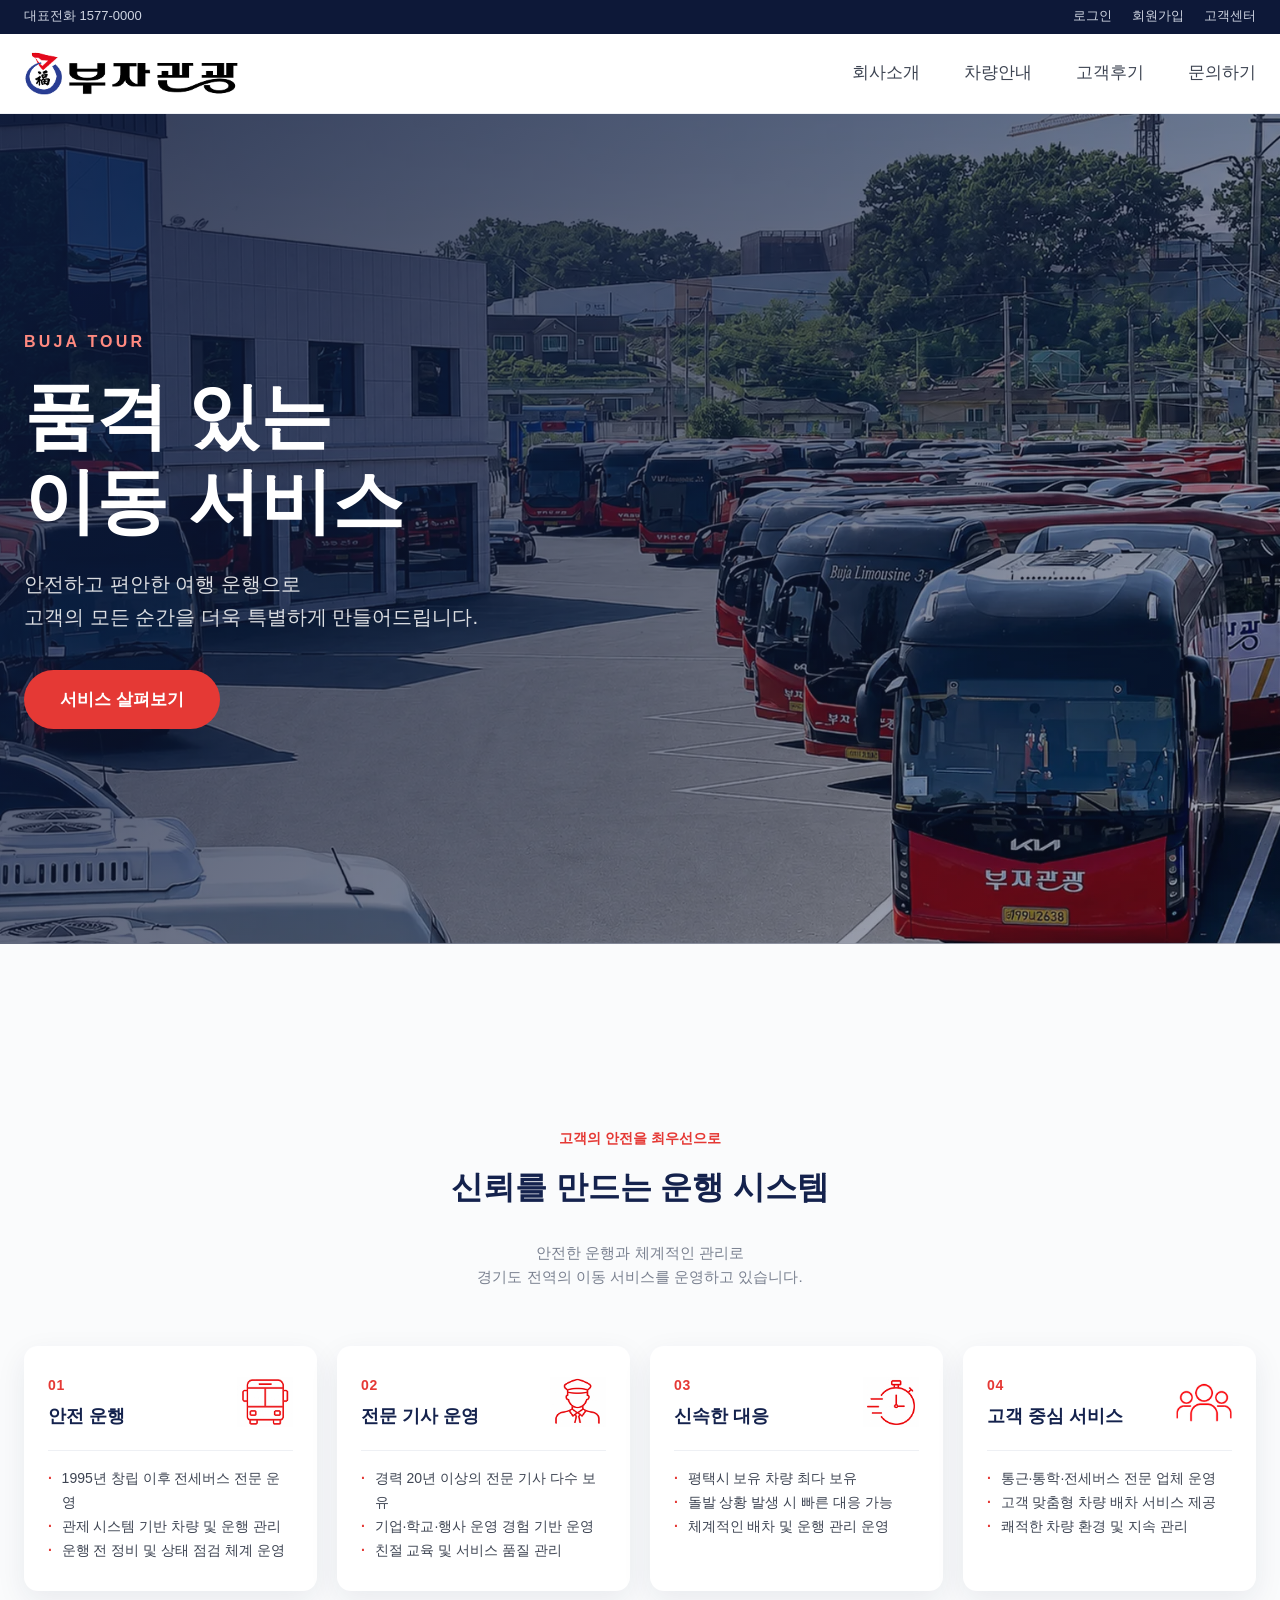
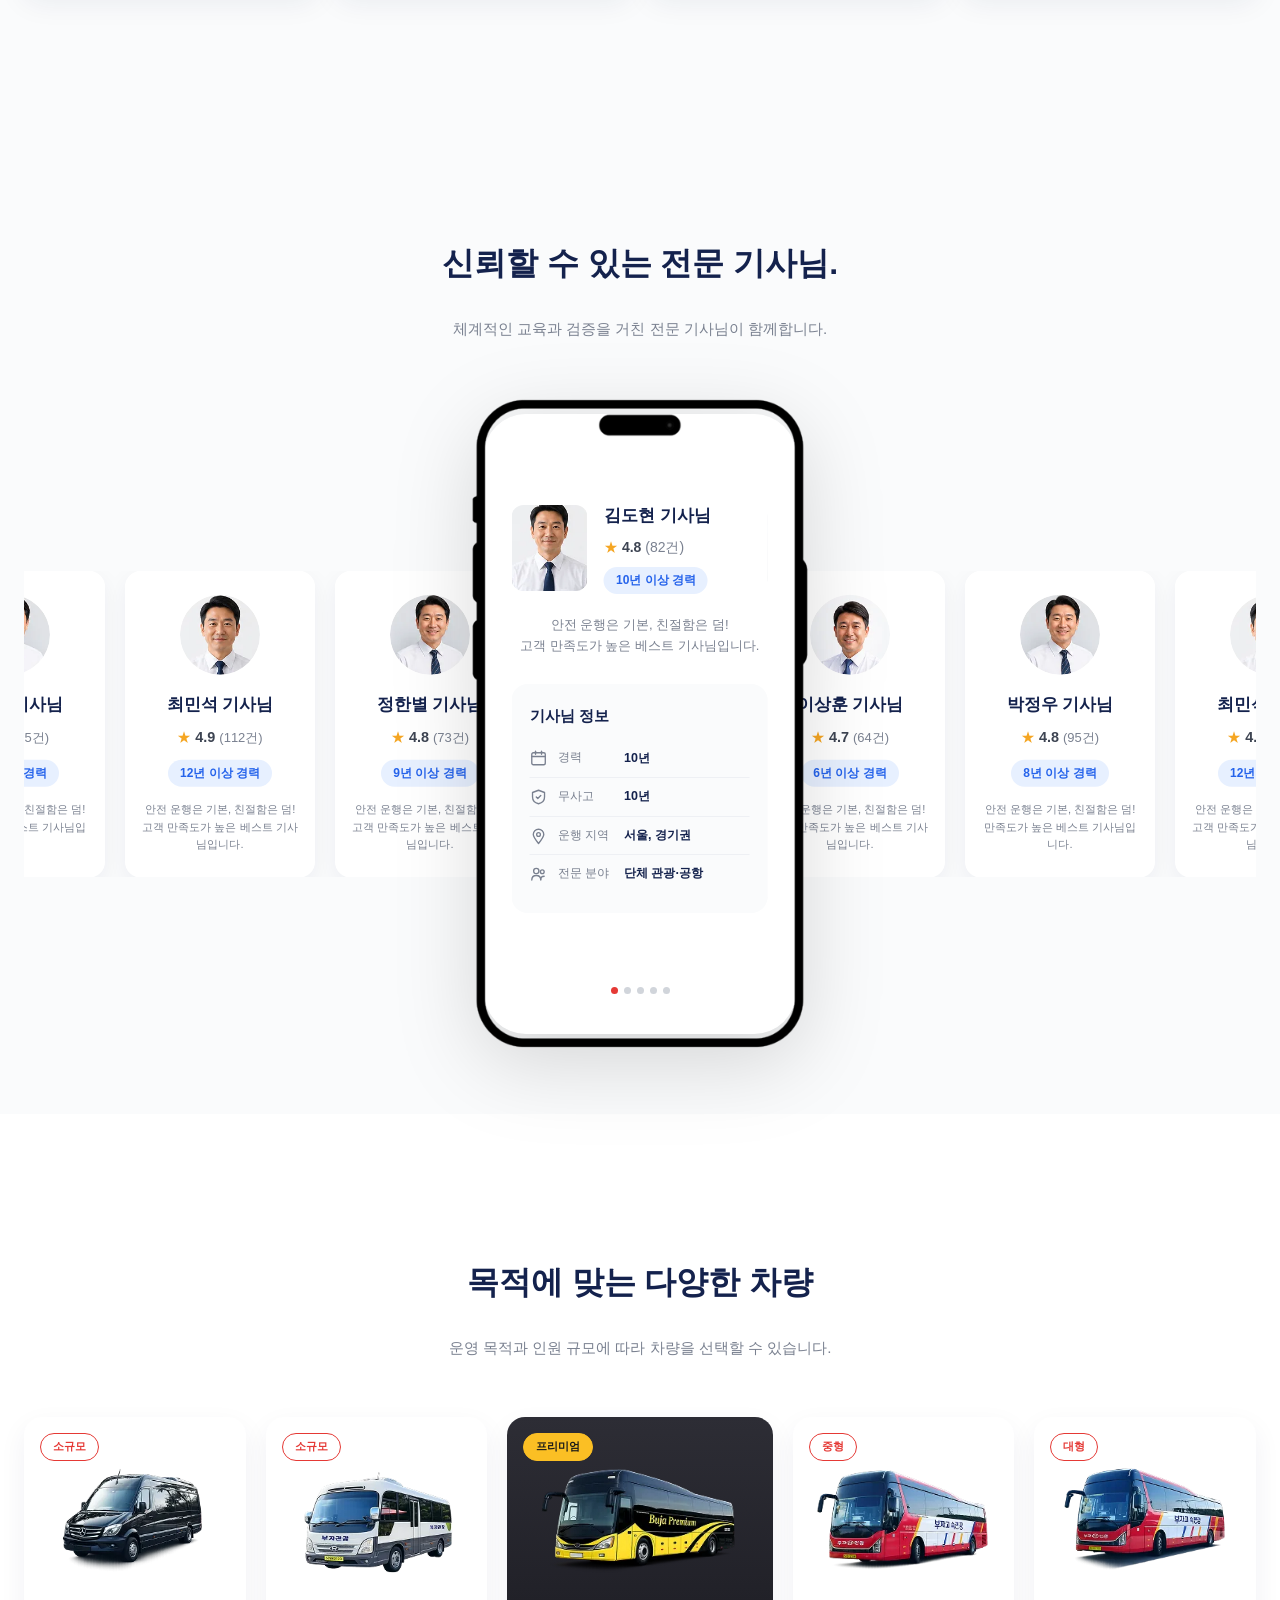
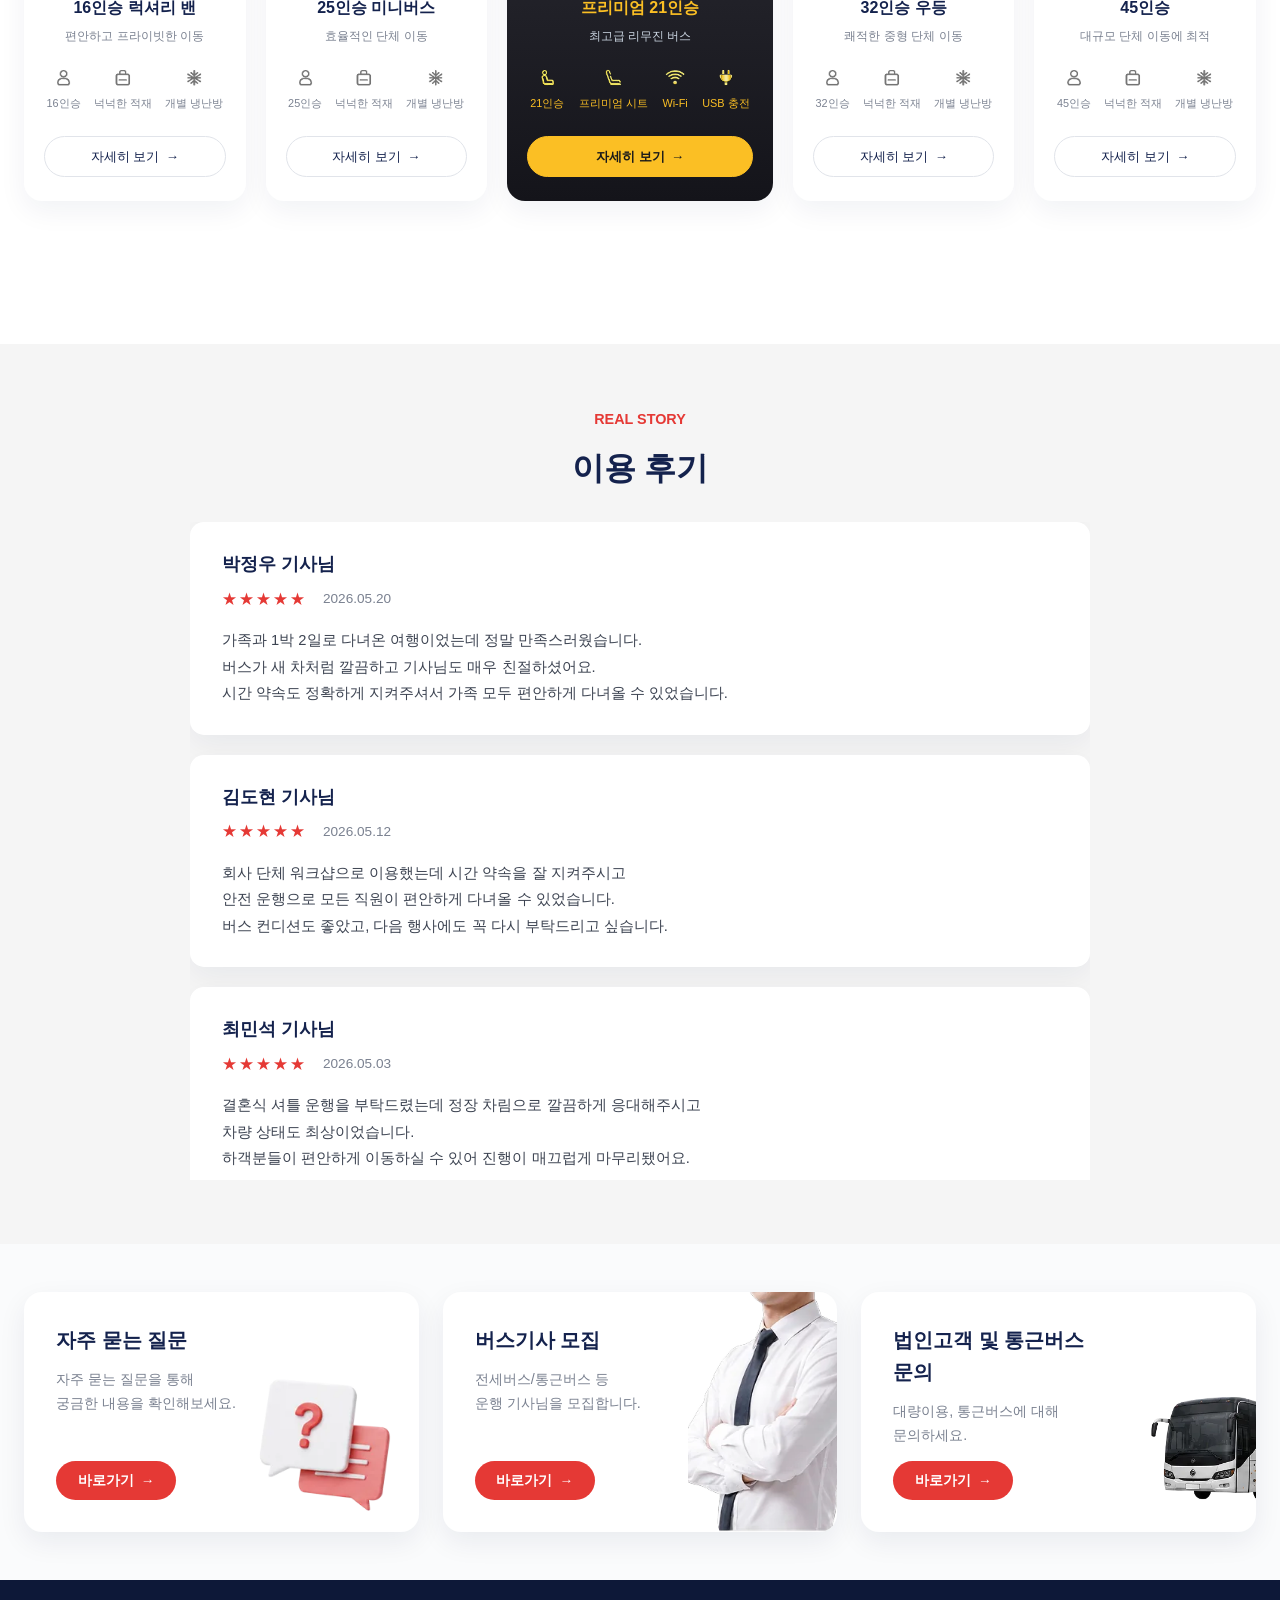
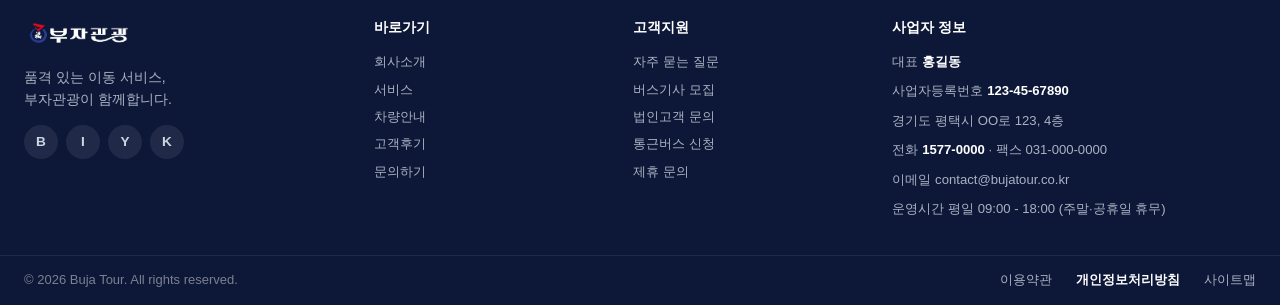
<file: index.html>
<!DOCTYPE html>
<html lang="ko">
<head>
  <meta charset="UTF-8">
  <meta name="viewport" content="width=device-width, initial-scale=1.0">
  <title>부자관광 | 품격 있는 이동 서비스</title>
  <link rel="stylesheet" href="css/style.css">
  <!-- Google tag (gtag.js) -->
<script async src="https://www.googletagmanager.com/gtag/js?id=G-0L724MR1FL"></script>
<script>
  window.dataLayer = window.dataLayer || [];
  function gtag(){dataLayer.push(arguments);}
  gtag('js', new Date());

  gtag('config', 'G-0L724MR1FL');
</script>
</head>
<body>

  <!-- Top utility bar -->
  <div class="topbar">
    <div class="topbar__inner">
      <span class="topbar__phone">대표전화 1577-0000</span>
      <ul class="topbar__menu">
        <li><a href="login.html">로그인</a></li>
        <li><a href="signup.html">회원가입</a></li>
        <li><a href="inquiry.html#qa">고객센터</a></li>
      </ul>
    </div>
  </div>

  <!-- Main header / Nav -->
  <header class="site-header">
    <div class="site-header__inner">
      <a href="index.html" class="site-header__brand">
        <img src="assets/logo_img.webp" alt="부자관광">
      </a>
      <nav class="nav">
        <ul class="nav__menu">
          <li><a href="about.html" class="nav__link">회사소개</a></li>
          <li><a href="vehicles.html" class="nav__link">차량안내</a></li>
          <li><a href="reviews.html" class="nav__link">고객후기</a></li>
          <li><a href="inquiry.html" class="nav__link">문의하기</a></li>
        </ul>
      </nav>
    </div>
    <!-- Google Tag Manager -->
    <script>(function(w,d,s,l,i){w[l]=w[l]||[];w[l].push({'gtm.start':
    new Date().getTime(),event:'gtm.js'});var f=d.getElementsByTagName(s)[0],
    j=d.createElement(s),dl=l!='dataLayer'?'&l='+l:'';j.async=true;j.src=
    'https://www.googletagmanager.com/gtm.js?id='+i+dl;f.parentNode.insertBefore(j,f);
    })(window,document,'script','dataLayer','GTM-MBCPP8CJ');</script>
    <!-- End Google Tag Manager -->
  </header>

  <main>
    <!-- 1) Hero -->
    <section class="hero" id="about">
      <div class="hero__bg">
        <img src="assets/hero_img.webp" alt="">
      </div>
      <div class="hero__overlay"></div>
      <div class="hero__content">
        <p class="hero__eyebrow">BUJA TOUR</p>
        <h1 class="hero__title">품격 있는 <br>이동 서비스</h1>
        <p class="hero__subtitle">
          안전하고 편안한 여행 운행으로<br>
          고객의 모든 순간을 더욱 특별하게 만들어드립니다.
        </p>
        <a href="about.html" class="btn btn--primary">서비스 살펴보기</a>
      </div>
    </section>

    <!-- 2) System / Trust -->
    <section class="section section--light" id="service">
      <div class="container">
        <p class="section__eyebrow">고객의 안전을 최우선으로</p>
        <h2 class="section__title">신뢰를 만드는 운행 시스템</h2>
        <p class="section__lead">
          안전한 운행과 체계적인 관리로<br>
          경기도 전역의 이동 서비스를 운영하고 있습니다.
        </p>

        <div class="features">
          <article class="feature">
            <div class="feature__head">
              <div>
                <span class="feature__num">01</span>
                <h3 class="feature__title">안전 운행</h3>
              </div>
              <img class="feature__icon" src="assets/icon_1.webp" alt="">
            </div>
            <ul class="feature__list">
              <li>1995년 창립 이후 전세버스 전문 운영</li>
              <li>관제 시스템 기반 차량 및 운행 관리</li>
              <li>운행 전 정비 및 상태 점검 체계 운영</li>
            </ul>
          </article>

          <article class="feature">
            <div class="feature__head">
              <div>
                <span class="feature__num">02</span>
                <h3 class="feature__title">전문 기사 운영</h3>
              </div>
              <img class="feature__icon" src="assets/icon_2.webp" alt="">
            </div>
            <ul class="feature__list">
              <li>경력 20년 이상의 전문 기사 다수 보유</li>
              <li>기업·학교·행사 운영 경험 기반 운영</li>
              <li>친절 교육 및 서비스 품질 관리</li>
            </ul>
          </article>

          <article class="feature">
            <div class="feature__head">
              <div>
                <span class="feature__num">03</span>
                <h3 class="feature__title">신속한 대응</h3>
              </div>
              <img class="feature__icon" src="assets/icon_3.webp" alt="">
            </div>
            <ul class="feature__list">
              <li>평택시 보유 차량 최다 보유</li>
              <li>돌발 상황 발생 시 빠른 대응 가능</li>
              <li>체계적인 배차 및 운행 관리 운영</li>
            </ul>
          </article>

          <article class="feature">
            <div class="feature__head">
              <div>
                <span class="feature__num">04</span>
                <h3 class="feature__title">고객 중심 서비스</h3>
              </div>
              <img class="feature__icon" src="assets/icon_4.webp" alt="">
            </div>
            <ul class="feature__list">
              <li>통근·통학·전세버스 전문 업체 운영</li>
              <li>고객 맞춤형 차량 배차 서비스 제공</li>
              <li>쾌적한 차량 환경 및 지속 관리</li>
            </ul>
          </article>
        </div>
      </div>
    </section>

    <!-- 3) Reviews -->
    <section class="section section--light" id="drivers">
      <div class="container">
        <h2 class="section__title">신뢰할 수 있는 전문 기사님.</h2>
        <p class="section__lead">체계적인 교육과 검증을 거친 전문 기사님이 함께합니다.</p>

        <div class="drivers" data-drivers>
          <!-- Side cards conveyor (slides behind the phone) -->
          <div class="drivers__viewport">
            <div class="drivers__rail" data-rail></div>
          </div>

          <!-- Center phone (fixed, larger, shows extra 기사님 정보) -->
          <div class="phone" data-phone>
            <img class="phone__frame" src="assets/mockup.webp" alt="">
            <div class="phone__screen">
              <div class="phone__viewport">
                <div class="phone__track" data-phone-track></div>
              </div>
              <div class="phone__dots" data-dots></div>
            </div>
          </div>
        </div>
      </div>
    </section>

    <!-- 4) Fleet -->
    <section class="section" id="fleet">
      <div class="container">
        <h2 class="section__title">목적에 맞는 다양한 차량</h2>
        <p class="section__lead">운영 목적과 인원 규모에 따라 차량을 선택할 수 있습니다.</p>

        <div class="fleet">
          <article class="vehicle">
            <span class="vehicle__tag">소규모</span>
            <div class="vehicle__img"><img src="assets/car_1.webp" alt=""></div>
            <h3 class="vehicle__name">16인승 럭셔리 밴</h3>
            <p class="vehicle__desc">편안하고 프라이빗한 이동</p>
            <ul class="vehicle__specs">
              <li><img src="assets/car_icon1.webp" alt=""><span>16인승</span></li>
              <li><img src="assets/car_icon2.webp" alt=""><span>넉넉한 적재</span></li>
              <li><img src="assets/car_icon3.webp" alt=""><span>개별 냉난방</span></li>
            </ul>
            <a href="vehicles.html?v=16" class="vehicle__btn">자세히 보기</a>
          </article>

          <article class="vehicle">
            <span class="vehicle__tag">소규모</span>
            <div class="vehicle__img"><img src="assets/car_1-1.webp" alt=""></div>
            <h3 class="vehicle__name">25인승 미니버스</h3>
            <p class="vehicle__desc">효율적인 단체 이동</p>
            <ul class="vehicle__specs">
              <li><img src="assets/car_icon1.webp" alt=""><span>25인승</span></li>
              <li><img src="assets/car_icon2.webp" alt=""><span>넉넉한 적재</span></li>
              <li><img src="assets/car_icon3.webp" alt=""><span>개별 냉난방</span></li>
            </ul>
            <a href="vehicles.html?v=25" class="vehicle__btn">자세히 보기</a>
          </article>

          <!-- Featured premium card -->
          <article class="vehicle vehicle--featured">
            <span class="vehicle__tag vehicle__tag--featured">프리미엄</span>
            <div class="vehicle__img"><img src="assets/car_3.webp" alt=""></div>
            <h3 class="vehicle__name">프리미엄 21인승</h3>
            <p class="vehicle__desc">최고급 리무진 버스</p>
            <ul class="vehicle__specs">
              <li><img src="assets/car_icon4.webp" alt=""><span>21인승</span></li>
              <li><img src="assets/car_icon5.webp" alt=""><span>프리미엄 시트</span></li>
              <li><img src="assets/car_icon6.webp" alt=""><span>Wi-Fi</span></li>
              <li><img src="assets/car_icon7.webp" alt=""><span>USB 충전</span></li>
            </ul>
            <a href="vehicles.html?v=pr" class="vehicle__btn vehicle__btn--featured">자세히 보기</a>
          </article>

          <article class="vehicle">
            <span class="vehicle__tag">중형</span>
            <div class="vehicle__img"><img src="assets/car_4-1.webp" alt=""></div>
            <h3 class="vehicle__name">32인승 우등</h3>
            <p class="vehicle__desc">쾌적한 중형 단체 이동</p>
            <ul class="vehicle__specs">
              <li><img src="assets/car_icon1.webp" alt=""><span>32인승</span></li>
              <li><img src="assets/car_icon2.webp" alt=""><span>넉넉한 적재</span></li>
              <li><img src="assets/car_icon3.webp" alt=""><span>개별 냉난방</span></li>
            </ul>
            <a href="vehicles.html?v=32" class="vehicle__btn">자세히 보기</a>
          </article>

          <article class="vehicle">
            <span class="vehicle__tag">대형</span>
            <div class="vehicle__img"><img src="assets/car_4.webp" alt=""></div>
            <h3 class="vehicle__name">45인승</h3>
            <p class="vehicle__desc">대규모 단체 이동에 최적</p>
            <ul class="vehicle__specs">
              <li><img src="assets/car_icon1.webp" alt=""><span>45인승</span></li>
              <li><img src="assets/car_icon2.webp" alt=""><span>넉넉한 적재</span></li>
              <li><img src="assets/car_icon3.webp" alt=""><span>개별 냉난방</span></li>
            </ul>
            <a href="vehicles.html?v=45" class="vehicle__btn">자세히 보기</a>
          </article>
        </div>
      </div>
    </section>

    <!-- 5) Real story slider -->
    <section class="section" id="review">
      <div class="container">
        <p class="section__eyebrow">REAL STORY</p>
        <h2 class="section__title">이용 후기</h2>

        <div class="story-marquee">
          <div class="story-marquee__track" data-story-track></div>
        </div>
      </div>
    </section>

    <!-- 6) CTA cards -->
    <section class="section section--light section--compact">
      <div class="container">
        <div class="cta-grid">
          <a href="inquiry.html?tab=faq" class="cta-card cta-card--faq">
            <div class="cta-card__body">
              <h3 class="cta-card__title">자주 묻는 질문</h3>
              <p class="cta-card__text">자주 묻는 질문을 통해<br>궁금한 내용을 확인해보세요.</p>
              <span class="cta-card__btn">바로가기</span>
            </div>
            <img src="assets/box_icon_1.webp" alt="" class="cta-card__img">
          </a>

          <a href="inquiry.html?tab=driver" class="cta-card cta-card--driver">
            <div class="cta-card__body">
              <h3 class="cta-card__title">버스기사 모집</h3>
              <p class="cta-card__text">전세버스/통근버스 등<br>운행 기사님을 모집합니다.</p>
              <span class="cta-card__btn">바로가기</span>
            </div>
            <img src="assets/box_icon_2.webp" alt="" class="cta-card__img">
          </a>

          <a href="inquiry.html?tab=b2b" class="cta-card cta-card--corp">
            <div class="cta-card__body">
              <h3 class="cta-card__title">법인고객 및 통근버스 문의</h3>
              <p class="cta-card__text">대량이용, 통근버스에 대해<br>문의하세요.</p>
              <span class="cta-card__btn">바로가기</span>
            </div>
            <img src="assets/box_icon_3.webp" alt="" class="cta-card__img">
          </a>
        </div>
      </div>
    </section>
  </main>

  <!-- Footer -->
  <footer class="site-footer">
    <div class="container site-footer__inner">
      <div class="site-footer__brand">
        <img src="assets/footer_logo.webp" alt="부자관광" class="site-footer__logo">
        <p class="site-footer__tagline">품격 있는 이동 서비스,<br>부자관광이 함께합니다.</p>
        <div class="site-footer__social">
          <a href="#" aria-label="블로그">B</a>
          <a href="#" aria-label="인스타그램">I</a>
          <a href="#" aria-label="유튜브">Y</a>
          <a href="#" aria-label="카카오톡">K</a>
        </div>
      </div>

      <div class="site-footer__col">
        <h4>바로가기</h4>
        <ul>
          <li><a href="#about">회사소개</a></li>
          <li><a href="#service">서비스</a></li>
          <li><a href="#fleet">차량안내</a></li>
          <li><a href="#review">고객후기</a></li>
          <li><a href="inquiry.html">문의하기</a></li>
        </ul>
      </div>

      <div class="site-footer__col">
        <h4>고객지원</h4>
        <ul>
          <li><a href="#">자주 묻는 질문</a></li>
          <li><a href="#">버스기사 모집</a></li>
          <li><a href="#">법인고객 문의</a></li>
          <li><a href="#">통근버스 신청</a></li>
          <li><a href="#">제휴 문의</a></li>
        </ul>
      </div>

      <div class="site-footer__col site-footer__col--info">
        <h4>사업자 정보</h4>
        <ul class="site-footer__info">
          <li>대표 <strong>홍길동</strong></li>
          <li>사업자등록번호 <strong>123-45-67890</strong></li>
          <li>경기도 평택시 OO로 123, 4층</li>
          <li>전화 <strong>1577-0000</strong> · 팩스 031-000-0000</li>
          <li>이메일 contact@bujatour.co.kr</li>
          <li>운영시간 평일 09:00 - 18:00 (주말·공휴일 휴무)</li>
        </ul>
      </div>
    </div>

    <div class="site-footer__bottom">
      <div class="container site-footer__bottom-inner">
        <p>&copy; <span id="year"></span> Buja Tour. All rights reserved.</p>
        <ul class="site-footer__bottom-menu">
          <li><a href="#">이용약관</a></li>
          <li><a href="#"><strong>개인정보처리방침</strong></a></li>
          <li><a href="#">사이트맵</a></li>
        </ul>
      </div>
    </div>
  </footer>

  <script src="js/main.js"></script>
</body>
</html>
</file>
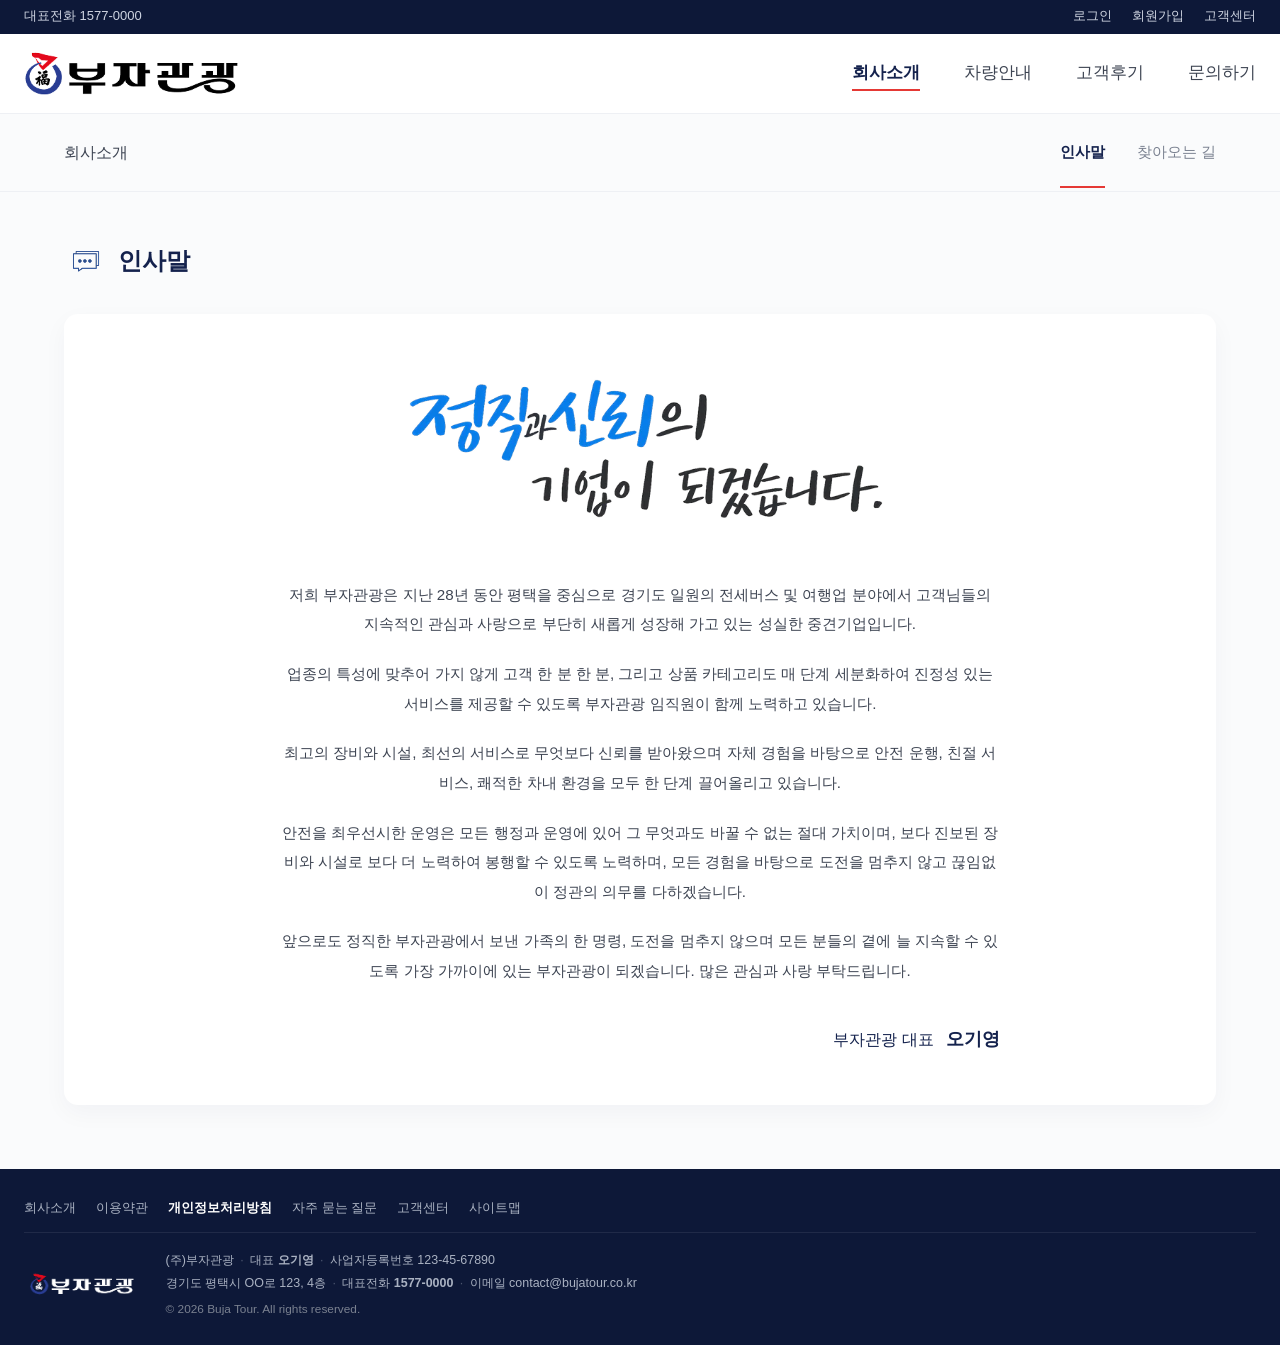
<file: about.html>
<!DOCTYPE html>
<html lang="ko">
<head>
  <meta charset="UTF-8">
  <meta name="viewport" content="width=device-width, initial-scale=1.0">
  <title>회사소개 | 부자관광</title>
  <link rel="stylesheet" href="css/style.css">
  <!-- Google Tag Manager -->
  <script>(function(w,d,s,l,i){w[l]=w[l]||[];w[l].push({'gtm.start':
  new Date().getTime(),event:'gtm.js'});var f=d.getElementsByTagName(s)[0],
  j=d.createElement(s),dl=l!='dataLayer'?'&l='+l:'';j.async=true;j.src=
  'https://www.googletagmanager.com/gtm.js?id='+i+dl;f.parentNode.insertBefore(j,f);
  })(window,document,'script','dataLayer','GTM-MBCPP8CJ');</script>
  <!-- End Google Tag Manager -->
   <!-- Google tag (gtag.js) -->
<script async src="https://www.googletagmanager.com/gtag/js?id=G-0L724MR1FL"></script>
<script>
  window.dataLayer = window.dataLayer || [];
  function gtag(){dataLayer.push(arguments);}
  gtag('js', new Date());

  gtag('config', 'G-0L724MR1FL');
</script>
</head>
<body>

  <!-- Top utility bar -->
  <div class="topbar">
    <div class="topbar__inner">
      <span class="topbar__phone">대표전화 1577-0000</span>
      <ul class="topbar__menu">
        <li><a href="login.html">로그인</a></li>
        <li><a href="signup.html">회원가입</a></li>
        <li><a href="inquiry.html#qa">고객센터</a></li>
      </ul>
    </div>
  </div>

  <header class="site-header">
    <div class="site-header__inner">
      <a href="index.html" class="site-header__brand">
        <img src="assets/logo_img.webp" alt="부자관광">
      </a>
      <nav class="nav">
        <ul class="nav__menu">
          <li><a href="about.html" class="nav__link active">회사소개</a></li>
          <li><a href="vehicles.html" class="nav__link">차량안내</a></li>
          <li><a href="reviews.html" class="nav__link">고객후기</a></li>
          <li><a href="inquiry.html" class="nav__link">문의하기</a></li>
        </ul>
      </nav>
    </div>
  </header>

  <!-- About sub-nav (page-level tabs) -->
  <nav class="sub-nav" data-about-tabs>
    <div class="container sub-nav__inner">
      <h1 class="sub-nav__title">회사소개</h1>
      <ul class="sub-nav__tabs">
        <li><a href="?p=greeting" class="sub-nav__tab active" data-panel="greeting">인사말</a></li>
        <li><a href="?p=location" class="sub-nav__tab" data-panel="location">찾아오는 길</a></li>
      </ul>
    </div>
  </nav>

  <main class="sub about-page">

    <!-- Panel: 인사말 -->
    <section class="about-panel" data-panel-content="greeting">
      <div class="container">
        <div class="about-panel__head">
          <img src="assets/sub/about/sub_icon01.webp" alt="" class="about-panel__icon">
          <h2 class="about-panel__title">인사말</h2>
        </div>

        <div class="greeting">
          <img src="assets/sub/about/sub_main1.webp" alt="정직과 신뢰의 기업이 되겠습니다." class="greeting__hero">

          <div class="greeting__body">
            <p>저희 부자관광은 지난 28년 동안 평택을 중심으로 경기도 일원의 전세버스 및 여행업 분야에서 고객님들의 지속적인 관심과 사랑으로 부단히 새롭게 성장해 가고 있는 성실한 중견기업입니다.</p>

            <p>업종의 특성에 맞추어 가지 않게 고객 한 분 한 분, 그리고 상품 카테고리도 매 단계 세분화하여 진정성 있는 서비스를 제공할 수 있도록 부자관광 임직원이 함께 노력하고 있습니다.</p>

            <p>최고의 장비와 시설, 최선의 서비스로 무엇보다 신뢰를 받아왔으며 자체 경험을 바탕으로 안전 운행, 친절 서비스, 쾌적한 차내 환경을 모두 한 단계 끌어올리고 있습니다.</p>

            <p>안전을 최우선시한 운영은 모든 행정과 운영에 있어 그 무엇과도 바꿀 수 없는 절대 가치이며, 보다 진보된 장비와 시설로 보다 더 노력하여 봉행할 수 있도록 노력하며, 모든 경험을 바탕으로 도전을 멈추지 않고 끊임없이 정관의 의무를 다하겠습니다.</p>

            <p>앞으로도 정직한 부자관광에서 보낸 가족의 한 명령, 도전을 멈추지 않으며 모든 분들의 곁에 늘 지속할 수 있도록 가장 가까이에 있는 부자관광이 되겠습니다. 많은 관심과 사랑 부탁드립니다.</p>

            <p class="greeting__sign">부자관광 대표 <strong>오기영</strong></p>
          </div>
        </div>
      </div>
    </section>

    <!-- Panel: 찾아오는 길 -->
    <section class="about-panel" data-panel-content="location" hidden>
      <div class="container">
        <div class="about-panel__head">
          <img src="assets/sub/about/sub_icon02.webp" alt="" class="about-panel__icon">
          <h2 class="about-panel__title">찾아오는 길</h2>
        </div>

        <div class="location">
          <div class="location__map">
            <img src="assets/sub/about/sub_map.webp" alt="부자관광 위치 지도">
          </div>

          <div class="location__info">
            <ul class="location__list">
              <li>
                <span class="location__label">주소</span>
                <span class="location__value">경기도 평택시 OO로 123, 4층 (부자관광 본사)</span>
              </li>
              <li>
                <span class="location__label">대표전화</span>
                <span class="location__value">1577-0000</span>
              </li>
              <li>
                <span class="location__label">팩스</span>
                <span class="location__value">031-000-0000</span>
              </li>
              <li>
                <span class="location__label">이메일</span>
                <span class="location__value">contact@bujatour.co.kr</span>
              </li>
              <li>
                <span class="location__label">운영시간</span>
                <span class="location__value">평일 09:00 - 18:00 (주말·공휴일 휴무)</span>
              </li>
              <li>
                <span class="location__label">주차</span>
                <span class="location__value">건물 내 방문객 주차장 이용 가능</span>
              </li>
            </ul>
          </div>
        </div>
      </div>
    </section>

  </main>

  <footer class="site-footer site-footer--mini">
    <div class="container">
      <ul class="site-footer__mini-links">
        <li><a href="about.html">회사소개</a></li>
        <li><a href="#">이용약관</a></li>
        <li><a href="#"><strong>개인정보처리방침</strong></a></li>
        <li><a href="#">자주 묻는 질문</a></li>
        <li><a href="inquiry.html#qa">고객센터</a></li>
        <li><a href="#">사이트맵</a></li>
      </ul>
      <div class="site-footer__mini-main">
        <img src="assets/footer_logo.webp" alt="부자관광" class="site-footer__logo">
        <div class="site-footer__mini-meta">
          <p>(주)부자관광<span class="sep">·</span>대표 <strong>오기영</strong><span class="sep">·</span>사업자등록번호 123-45-67890</p>
          <p>경기도 평택시 OO로 123, 4층<span class="sep">·</span>대표전화 <strong>1577-0000</strong><span class="sep">·</span>이메일 contact@bujatour.co.kr</p>
          <p class="copyright">&copy; <span id="year"></span> Buja Tour. All rights reserved.</p>
        </div>
      </div>
    </div>
  </footer>

  <script src="js/main.js"></script>
</body>
</html>
</file>
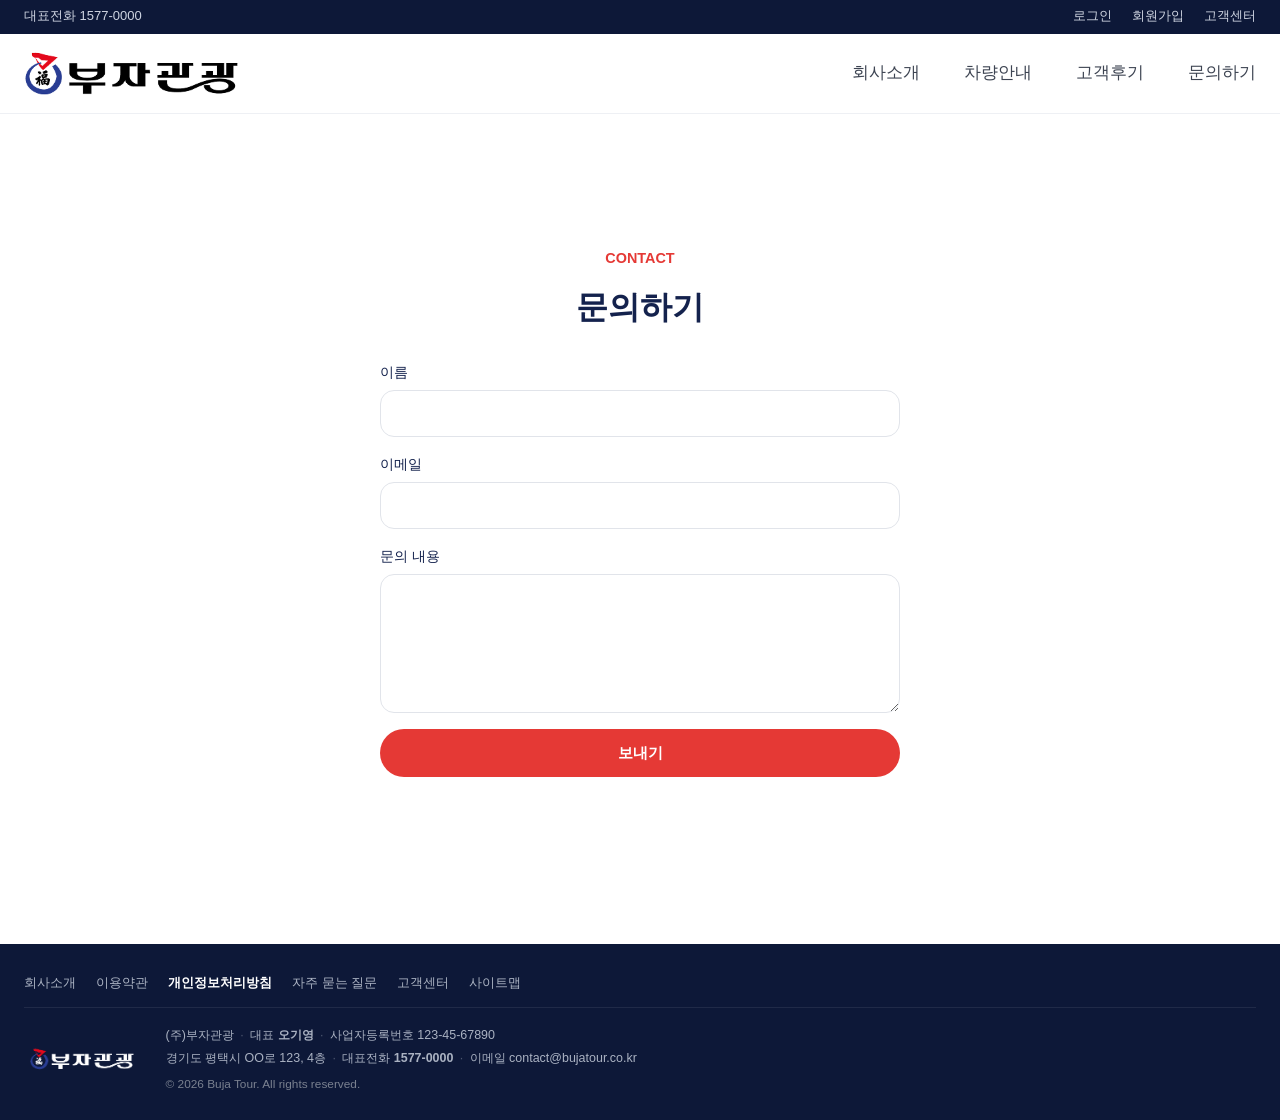
<file: contact.html>
<!DOCTYPE html>
<html lang="ko">
<head>
  <meta charset="UTF-8">
  <meta name="viewport" content="width=device-width, initial-scale=1.0">
  <title>문의하기 | 부자관광</title>
  <link rel="stylesheet" href="css/style.css">
  <!-- Google tag (gtag.js) -->
<script async src="https://www.googletagmanager.com/gtag/js?id=G-0L724MR1FL"></script>
<script>
  window.dataLayer = window.dataLayer || [];
  function gtag(){dataLayer.push(arguments);}
  gtag('js', new Date());

  gtag('config', 'G-0L724MR1FL');
</script>
</head>
<body>

  <!-- Top utility bar -->
  <div class="topbar">
    <div class="topbar__inner">
      <span class="topbar__phone">대표전화 1577-0000</span>
      <ul class="topbar__menu">
        <li><a href="login.html">로그인</a></li>
        <li><a href="signup.html">회원가입</a></li>
        <li><a href="inquiry.html#qa">고객센터</a></li>
      </ul>
    </div>
  </div>

  <header class="site-header">
    <div class="site-header__inner">
      <a href="index.html" class="site-header__brand">
        <img src="assets/logo_img.webp" alt="부자관광">
      </a>
      <nav class="nav">
        <ul class="nav__menu">
          <li><a href="about.html" class="nav__link">회사소개</a></li>
          <li><a href="vehicles.html" class="nav__link">차량안내</a></li>
          <li><a href="reviews.html" class="nav__link">고객후기</a></li>
          <li><a href="inquiry.html" class="nav__link">문의하기</a></li>
        </ul>
      </nav>
    </div>
    <!-- Google Tag Manager -->
    <script>(function(w,d,s,l,i){w[l]=w[l]||[];w[l].push({'gtm.start':
    new Date().getTime(),event:'gtm.js'});var f=d.getElementsByTagName(s)[0],
    j=d.createElement(s),dl=l!='dataLayer'?'&l='+l:'';j.async=true;j.src=
    'https://www.googletagmanager.com/gtm.js?id='+i+dl;f.parentNode.insertBefore(j,f);
    })(window,document,'script','dataLayer','GTM-MBCPP8CJ');</script>
    <!-- End Google Tag Manager -->
  </header>

  <main>
    <section class="section">
      <div class="container">
        <p class="section__eyebrow">CONTACT</p>
        <h2 class="section__title">문의하기</h2>
        <form id="contact-form" class="form" novalidate>
          <label class="form__field">
            <span>이름</span>
            <input type="text" name="name" required>
          </label>
          <label class="form__field">
            <span>이메일</span>
            <input type="email" name="email" required>
          </label>
          <label class="form__field">
            <span>문의 내용</span>
            <textarea name="message" rows="5" required></textarea>
          </label>
          <button type="submit" class="btn btn--primary">보내기</button>
          <p id="form-status" class="form__status" aria-live="polite"></p>
        </form>
      </div>
    </section>
  </main>

  <footer class="site-footer site-footer--mini">
    <div class="container">
      <ul class="site-footer__mini-links">
        <li><a href="about.html">회사소개</a></li>
        <li><a href="#">이용약관</a></li>
        <li><a href="#"><strong>개인정보처리방침</strong></a></li>
        <li><a href="#">자주 묻는 질문</a></li>
        <li><a href="inquiry.html#qa">고객센터</a></li>
        <li><a href="#">사이트맵</a></li>
      </ul>
      <div class="site-footer__mini-main">
        <img src="assets/footer_logo.webp" alt="부자관광" class="site-footer__logo">
        <div class="site-footer__mini-meta">
          <p>(주)부자관광<span class="sep">·</span>대표 <strong>오기영</strong><span class="sep">·</span>사업자등록번호 123-45-67890</p>
          <p>경기도 평택시 OO로 123, 4층<span class="sep">·</span>대표전화 <strong>1577-0000</strong><span class="sep">·</span>이메일 contact@bujatour.co.kr</p>
          <p class="copyright">&copy; <span id="year"></span> Buja Tour. All rights reserved.</p>
        </div>
      </div>
    </div>
  </footer>

  <script src="js/main.js"></script>
</body>
</html>
</file>
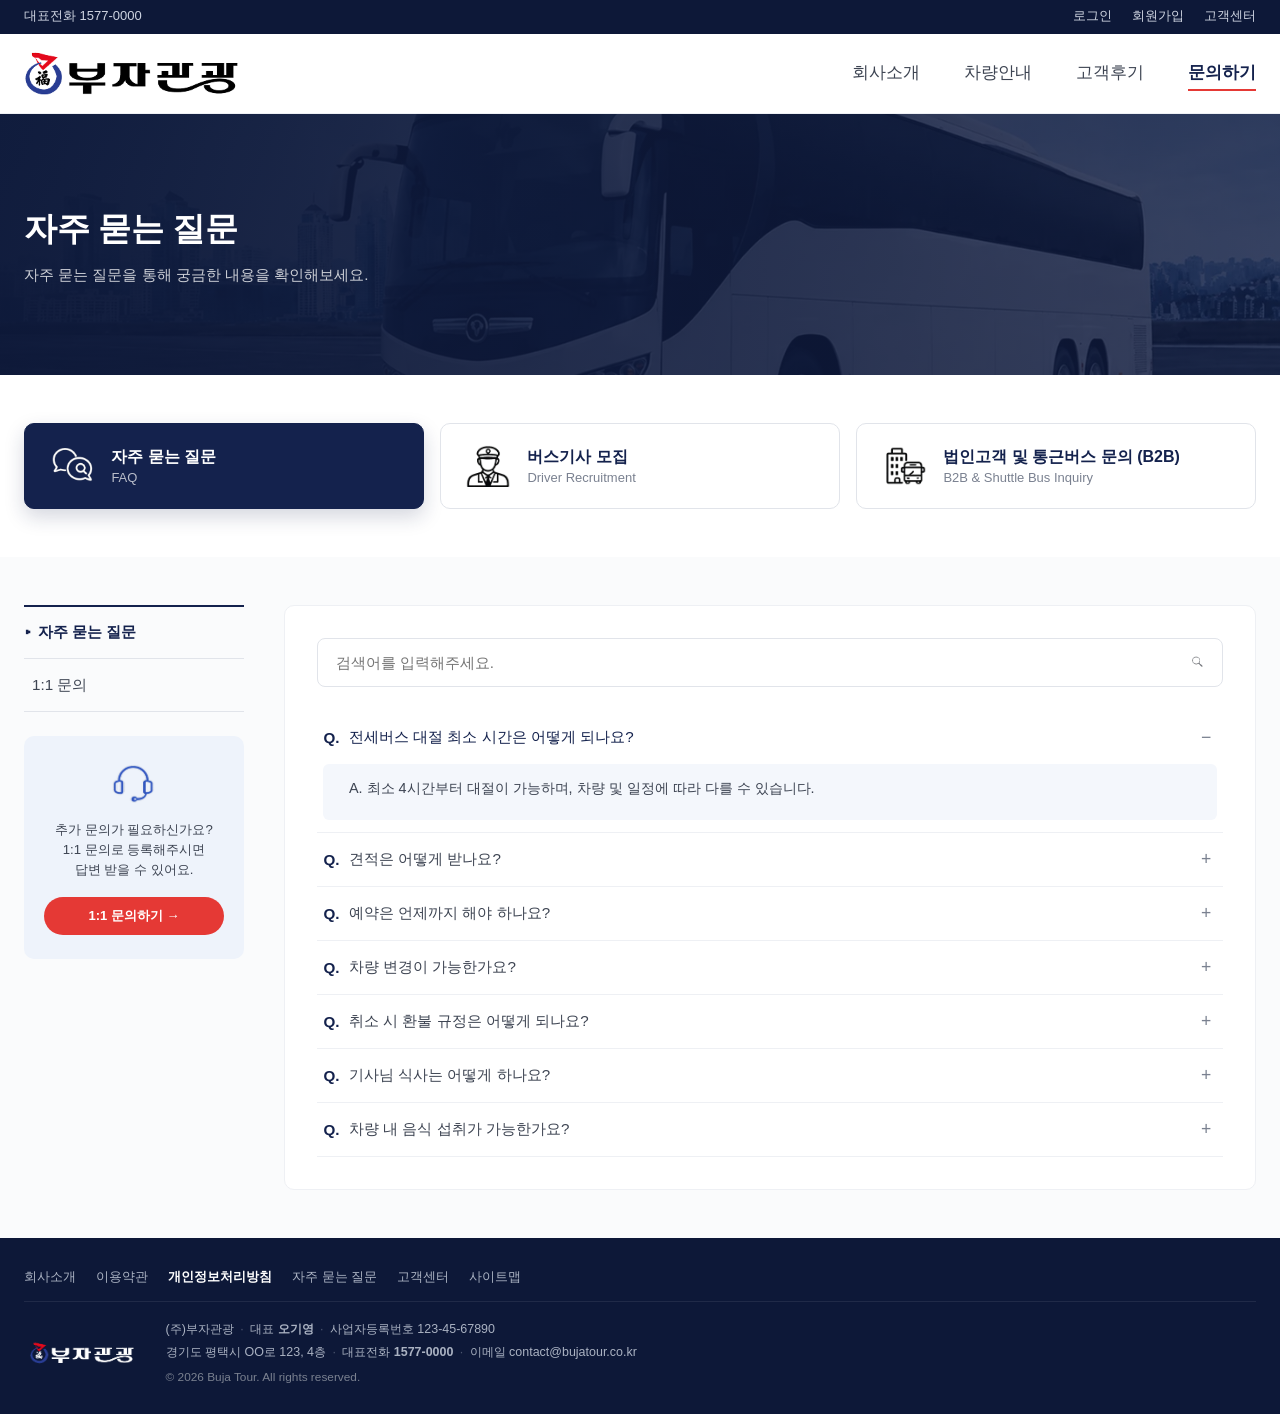
<file: inquiry.html>
<!DOCTYPE html>
<html lang="ko">
<head>
  <meta charset="UTF-8">
  <meta name="viewport" content="width=device-width, initial-scale=1.0">
  <title>고객센터 | 부자관광</title>
  <link rel="stylesheet" href="css/style.css">
  <!-- Google tag (gtag.js) -->
<script async src="https://www.googletagmanager.com/gtag/js?id=G-0L724MR1FL"></script>
<script>
  window.dataLayer = window.dataLayer || [];
  function gtag(){dataLayer.push(arguments);}
  gtag('js', new Date());

  gtag('config', 'G-0L724MR1FL');
</script>
</head>
<body>

  <!-- Top utility bar -->
  <div class="topbar">
    <div class="topbar__inner">
      <span class="topbar__phone">대표전화 1577-0000</span>
      <ul class="topbar__menu">
        <li><a href="login.html">로그인</a></li>
        <li><a href="signup.html">회원가입</a></li>
        <li><a href="inquiry.html#qa">고객센터</a></li>
      </ul>
    </div>
  </div>

  <header class="site-header">
    <div class="site-header__inner">
      <a href="index.html" class="site-header__brand">
        <img src="assets/logo_img.webp" alt="부자관광">
      </a>
      <nav class="nav">
        <ul class="nav__menu">
          <li><a href="about.html" class="nav__link">회사소개</a></li>
          <li><a href="vehicles.html" class="nav__link">차량안내</a></li>
          <li><a href="reviews.html" class="nav__link">고객후기</a></li>
          <li><a href="inquiry.html" class="nav__link active">문의하기</a></li>
        </ul>
      </nav>
    </div>
    <!-- Google Tag Manager -->
    <script>(function(w,d,s,l,i){w[l]=w[l]||[];w[l].push({'gtm.start':
    new Date().getTime(),event:'gtm.js'});var f=d.getElementsByTagName(s)[0],
    j=d.createElement(s),dl=l!='dataLayer'?'&l='+l:'';j.async=true;j.src=
    'https://www.googletagmanager.com/gtm.js?id='+i+dl;f.parentNode.insertBefore(j,f);
    })(window,document,'script','dataLayer','GTM-MBCPP8CJ');</script>
    <!-- End Google Tag Manager -->
  </header>

  <main class="sub">
    <!-- Hero banner -->
    <section class="inquiry-hero">
      <img class="inquiry-hero__bg" src="assets/inquiry/hero_img.webp" alt="">
      <div class="inquiry-hero__overlay"></div>
      <div class="container inquiry-hero__content">
        <h1 class="inquiry-hero__title" data-hero-title>자주 묻는 질문</h1>
        <p class="inquiry-hero__lead" data-hero-lead>자주 묻는 질문을 통해 궁금한 내용을 확인해보세요.</p>
      </div>
    </section>

    <!-- Category cards -->
    <section class="inquiry-tabs">
      <div class="container inquiry-tabs__row">
        <button type="button" class="inquiry-tab is-active" data-tab="faq">
          <span class="inquiry-tab__icon">
            <img class="inquiry-tab__icon-default" src="assets/inquiry/qna_icon1.webp" alt="">
            <img class="inquiry-tab__icon-active" src="assets/inquiry/qna_icon1_1.webp" alt="">
          </span>
          <span class="inquiry-tab__text">
            <strong>자주 묻는 질문</strong>
            <em>FAQ</em>
          </span>
        </button>
        <button type="button" class="inquiry-tab" data-tab="driver">
          <span class="inquiry-tab__icon">
            <img class="inquiry-tab__icon-default" src="assets/inquiry/qna_icon2.webp" alt="">
            <img class="inquiry-tab__icon-active" src="assets/inquiry/qna_icon2_1.webp" alt="">
          </span>
          <span class="inquiry-tab__text">
            <strong>버스기사 모집</strong>
            <em>Driver Recruitment</em>
          </span>
        </button>
        <button type="button" class="inquiry-tab" data-tab="b2b">
          <span class="inquiry-tab__icon">
            <img class="inquiry-tab__icon-default" src="assets/inquiry/qna_icon3.webp" alt="">
            <img class="inquiry-tab__icon-active" src="assets/inquiry/qna_icon3_1.webp" alt="">
          </span>
          <span class="inquiry-tab__text">
            <strong>법인고객 및 통근버스 문의 (B2B)</strong>
            <em>B2B &amp; Shuttle Bus Inquiry</em>
          </span>
        </button>
      </div>
    </section>

    <!-- Body: sidebar + content -->
    <section class="inquiry-body">
      <div class="container inquiry-body__inner">

        <!-- Sidebar -->
        <aside class="inquiry-side">
          <ul class="inquiry-side__menu">
            <li><a href="#" class="inquiry-side__item is-active" data-side="faq">자주 묻는 질문</a></li>
            <li><a href="#" class="inquiry-side__item" data-side="qa">1:1 문의</a></li>
          </ul>

          <div class="inquiry-side__cta">
            <img src="assets/inquiry/qna_icon4.webp" alt="" class="inquiry-side__cta-icon">
            <p class="inquiry-side__cta-text">추가 문의가 필요하신가요?<br>1:1 문의로 등록해주시면<br>답변 받을 수 있어요.</p>
            <a href="#" class="btn btn--primary inquiry-side__cta-btn">1:1 문의하기 →</a>
          </div>
        </aside>

        <!-- Main panel -->
        <div class="inquiry-main">

          <!-- FAQ view -->
          <div class="inquiry-view" data-view="faq">
            <div class="inquiry-search">
              <input type="search" placeholder="검색어를 입력해주세요.">
              <button type="button" aria-label="검색"><img src="assets/reviews/iconn.webp" alt="검색"></button>
            </div>
            <ul class="faq-list">
              <li class="faq-item is-open">
                <button type="button" class="faq-item__q">
                  <span>Q.</span> 전세버스 대절 최소 시간은 어떻게 되나요?
                  <span class="faq-item__toggle">−</span>
                </button>
                <div class="faq-item__a">A. 최소 4시간부터 대절이 가능하며, 차량 및 일정에 따라 다를 수 있습니다.</div>
              </li>
              <li class="faq-item">
                <button type="button" class="faq-item__q">
                  <span>Q.</span> 견적은 어떻게 받나요?
                  <span class="faq-item__toggle">+</span>
                </button>
                <div class="faq-item__a">A. 문의하기 페이지에서 일정·인원·출발지를 남겨주시면 영업일 기준 1일 이내로 견적을 보내드립니다.</div>
              </li>
              <li class="faq-item">
                <button type="button" class="faq-item__q">
                  <span>Q.</span> 예약은 언제까지 해야 하나요?
                  <span class="faq-item__toggle">+</span>
                </button>
                <div class="faq-item__a">A. 운행 일정 최소 3일 전 예약을 권장하며, 성수기에는 1~2주 전 예약을 부탁드립니다.</div>
              </li>
              <li class="faq-item">
                <button type="button" class="faq-item__q">
                  <span>Q.</span> 차량 변경이 가능한가요?
                  <span class="faq-item__toggle">+</span>
                </button>
                <div class="faq-item__a">A. 운행 24시간 전까지 변경이 가능하며, 차량 종류에 따라 추가 요금이 발생할 수 있습니다.</div>
              </li>
              <li class="faq-item">
                <button type="button" class="faq-item__q">
                  <span>Q.</span> 취소 시 환불 규정은 어떻게 되나요?
                  <span class="faq-item__toggle">+</span>
                </button>
                <div class="faq-item__a">A. 운행 3일 전 100%, 1일 전 50% 환불되며, 운행 당일 취소는 환불이 불가합니다.</div>
              </li>
              <li class="faq-item">
                <button type="button" class="faq-item__q">
                  <span>Q.</span> 기사님 식사는 어떻게 하나요?
                  <span class="faq-item__toggle">+</span>
                </button>
                <div class="faq-item__a">A. 장거리 운행 시 기사님 식사·숙박은 별도로 제공해주시는 것을 원칙으로 합니다.</div>
              </li>
              <li class="faq-item">
                <button type="button" class="faq-item__q">
                  <span>Q.</span> 차량 내 음식 섭취가 가능한가요?
                  <span class="faq-item__toggle">+</span>
                </button>
                <div class="faq-item__a">A. 간단한 음료·간식은 가능하나, 냄새가 강한 음식 섭취는 다음 이용 고객을 위해 자제 부탁드립니다.</div>
              </li>
            </ul>
          </div>

          <!-- Driver Recruitment view -->
          <div class="inquiry-view" data-view="driver" hidden>
            <header class="inquiry-view__head">
              <h2>버스기사 모집 지원</h2>
              <p>전세·통근버스 운행 기사님을 모집합니다. 아래 양식으로 지원해주세요.</p>
            </header>
            <form class="inquiry-form" novalidate>
              <div class="inquiry-form__row">
                <label class="form__field">
                  <span>성함</span>
                  <input type="text" name="name" placeholder="이름을 입력해주세요" required>
                </label>
                <label class="form__field">
                  <span>연락처</span>
                  <input type="tel" name="phone" placeholder="010-0000-0000" required>
                </label>
              </div>
              <div class="inquiry-form__row">
                <label class="form__field">
                  <span>거주지</span>
                  <input type="text" name="region" placeholder="예: 경기 평택시">
                </label>
                <label class="form__field">
                  <span>운전 경력</span>
                  <select name="career" required>
                    <option value="">선택해주세요</option>
                    <option>1년 미만</option>
                    <option>1~3년</option>
                    <option>3~5년</option>
                    <option>5~10년</option>
                    <option>10년 이상</option>
                  </select>
                </label>
              </div>
              <div class="inquiry-form__row">
                <label class="form__field">
                  <span>보유 면허</span>
                  <select name="license" required>
                    <option value="">선택해주세요</option>
                    <option>1종 대형</option>
                    <option>1종 보통</option>
                    <option>버스 운전 자격증</option>
                    <option>기타</option>
                  </select>
                </label>
                <label class="form__field">
                  <span>희망 근무 형태</span>
                  <select name="type">
                    <option value="">선택해주세요</option>
                    <option>정규직</option>
                    <option>계약직</option>
                    <option>일용/단기</option>
                  </select>
                </label>
              </div>
              <label class="form__field">
                <span>자기소개 / 경력 사항</span>
                <textarea name="message" rows="5" placeholder="간단한 자기소개와 운행 경력을 적어주세요"></textarea>
              </label>
              <label class="form__check">
                <input type="checkbox" name="agree" required>
                <span>개인정보 수집 및 이용에 동의합니다.</span>
              </label>
              <div class="inquiry-form__actions">
                <button type="submit" class="btn btn--primary">지원하기</button>
                <button type="reset" class="btn btn--ghost">초기화</button>
              </div>
              <p class="form__status" data-form-status></p>
            </form>
          </div>

          <!-- B2B view -->
          <div class="inquiry-view" data-view="b2b" hidden>
            <header class="inquiry-view__head">
              <h2>법인 / 통근버스 문의</h2>
              <p>정기 통근버스, 단체 행사, 법인 견적 등 대량 이용 문의를 남겨주세요.</p>
            </header>
            <form class="inquiry-form" novalidate>
              <div class="inquiry-form__row">
                <label class="form__field">
                  <span>회사명</span>
                  <input type="text" name="company" placeholder="(주)회사명" required>
                </label>
                <label class="form__field">
                  <span>담당자</span>
                  <input type="text" name="manager" placeholder="담당자 성함" required>
                </label>
              </div>
              <div class="inquiry-form__row">
                <label class="form__field">
                  <span>연락처</span>
                  <input type="tel" name="phone" placeholder="010-0000-0000" required>
                </label>
                <label class="form__field">
                  <span>이메일</span>
                  <input type="email" name="email" placeholder="example@company.com">
                </label>
              </div>
              <div class="inquiry-form__row">
                <label class="form__field">
                  <span>문의 유형</span>
                  <select name="type" required>
                    <option value="">선택해주세요</option>
                    <option>정기 통근버스</option>
                    <option>단체 행사 차량</option>
                    <option>임직원 워크숍</option>
                    <option>기타 법인 견적</option>
                  </select>
                </label>
                <label class="form__field">
                  <span>예상 이용 인원</span>
                  <input type="number" name="people" min="1" placeholder="예: 30">
                </label>
              </div>
              <div class="inquiry-form__row">
                <label class="form__field">
                  <span>출발지</span>
                  <input type="text" name="from" placeholder="예: 서울 강남">
                </label>
                <label class="form__field">
                  <span>목적지</span>
                  <input type="text" name="to" placeholder="예: 경기 평택">
                </label>
              </div>
              <label class="form__field">
                <span>상세 내용</span>
                <textarea name="message" rows="5" placeholder="이용 기간, 일정, 특이사항 등을 적어주세요"></textarea>
              </label>
              <label class="form__check">
                <input type="checkbox" name="agree" required>
                <span>개인정보 수집 및 이용에 동의합니다.</span>
              </label>
              <div class="inquiry-form__actions">
                <button type="submit" class="btn btn--primary">문의하기</button>
                <button type="reset" class="btn btn--ghost">초기화</button>
              </div>
              <p class="form__status" data-form-status></p>
            </form>
          </div>

          <!-- 1:1 personal inquiry view -->
          <div class="inquiry-view inquiry-view--qa" data-view="qa" hidden>
            <div class="qa-card">
              <div class="qa-card__head">
                <img src="assets/inquiry/qna_icon4.webp" alt="" class="qa-card__icon">
                <h2 class="qa-card__title">1:1 문의</h2>
                <p class="qa-card__sub">상담원이 직접 답변드립니다. 평균 답변 1영업일 이내.</p>
              </div>

              <form class="qa-form" novalidate>
                <div class="qa-form__row">
                  <label class="qa-chip">
                    <input type="radio" name="category" value="reservation" checked>
                    <span>예약·결제</span>
                  </label>
                  <label class="qa-chip">
                    <input type="radio" name="category" value="vehicle">
                    <span>차량 이용</span>
                  </label>
                  <label class="qa-chip">
                    <input type="radio" name="category" value="driver">
                    <span>기사·운행</span>
                  </label>
                  <label class="qa-chip">
                    <input type="radio" name="category" value="etc">
                    <span>기타</span>
                  </label>
                </div>

                <label class="qa-field">
                  <span class="qa-field__label">제목</span>
                  <input type="text" name="subject" placeholder="문의 제목을 입력해주세요" required>
                </label>

                <label class="qa-field">
                  <span class="qa-field__label">내용</span>
                  <textarea name="message" rows="8" placeholder="궁금하신 점을 자세히 적어주세요. (사진은 1MB 이하 JPG/PNG)" required></textarea>
                </label>

                <div class="qa-field-grid">
                  <label class="qa-field">
                    <span class="qa-field__label">연락받을 이메일</span>
                    <input type="email" name="email" placeholder="example@email.com" required>
                  </label>
                  <label class="qa-field">
                    <span class="qa-field__label">연락받을 휴대폰</span>
                    <input type="tel" name="phone" placeholder="010-0000-0000">
                  </label>
                </div>

                <div class="qa-options">
                  <label class="qa-toggle">
                    <input type="checkbox" name="secret">
                    <span class="qa-toggle__track"></span>
                    <span class="qa-toggle__text">비밀글로 등록 <em>(작성자와 상담원만 확인할 수 있어요)</em></span>
                  </label>
                  <label class="form__check">
                    <input type="checkbox" name="agree" required>
                    <span>개인정보 수집 및 이용에 동의합니다.</span>
                  </label>
                </div>

                <div class="qa-form__actions">
                  <button type="submit" class="btn btn--primary qa-form__submit">문의 등록</button>
                  <button type="reset" class="btn btn--ghost">취소</button>
                </div>
                <p class="form__status" data-form-status></p>
              </form>

              <p class="qa-card__notice">· 운영 시간 평일 09:00 ~ 18:00 (주말·공휴일 휴무) <br>· 긴급한 문의는 1577-0000 으로 전화해주세요.</p>
            </div>
          </div>

        </div>
      </div>
    </section>
  </main>

  <!-- Footer -->
  <footer class="site-footer site-footer--mini">
    <div class="container">
      <ul class="site-footer__mini-links">
        <li><a href="about.html">회사소개</a></li>
        <li><a href="#">이용약관</a></li>
        <li><a href="#"><strong>개인정보처리방침</strong></a></li>
        <li><a href="inquiry.html">자주 묻는 질문</a></li>
        <li><a href="inquiry.html#qa">고객센터</a></li>
        <li><a href="#">사이트맵</a></li>
      </ul>
      <div class="site-footer__mini-main">
        <img src="assets/footer_logo.webp" alt="부자관광" class="site-footer__logo">
        <div class="site-footer__mini-meta">
          <p>(주)부자관광<span class="sep">·</span>대표 <strong>오기영</strong><span class="sep">·</span>사업자등록번호 123-45-67890</p>
          <p>경기도 평택시 OO로 123, 4층<span class="sep">·</span>대표전화 <strong>1577-0000</strong><span class="sep">·</span>이메일 contact@bujatour.co.kr</p>
          <p class="copyright">&copy; <span id="year"></span> Buja Tour. All rights reserved.</p>
        </div>
      </div>
    </div>
  </footer>

  <script src="js/main.js"></script>
</body>
</html>
</file>
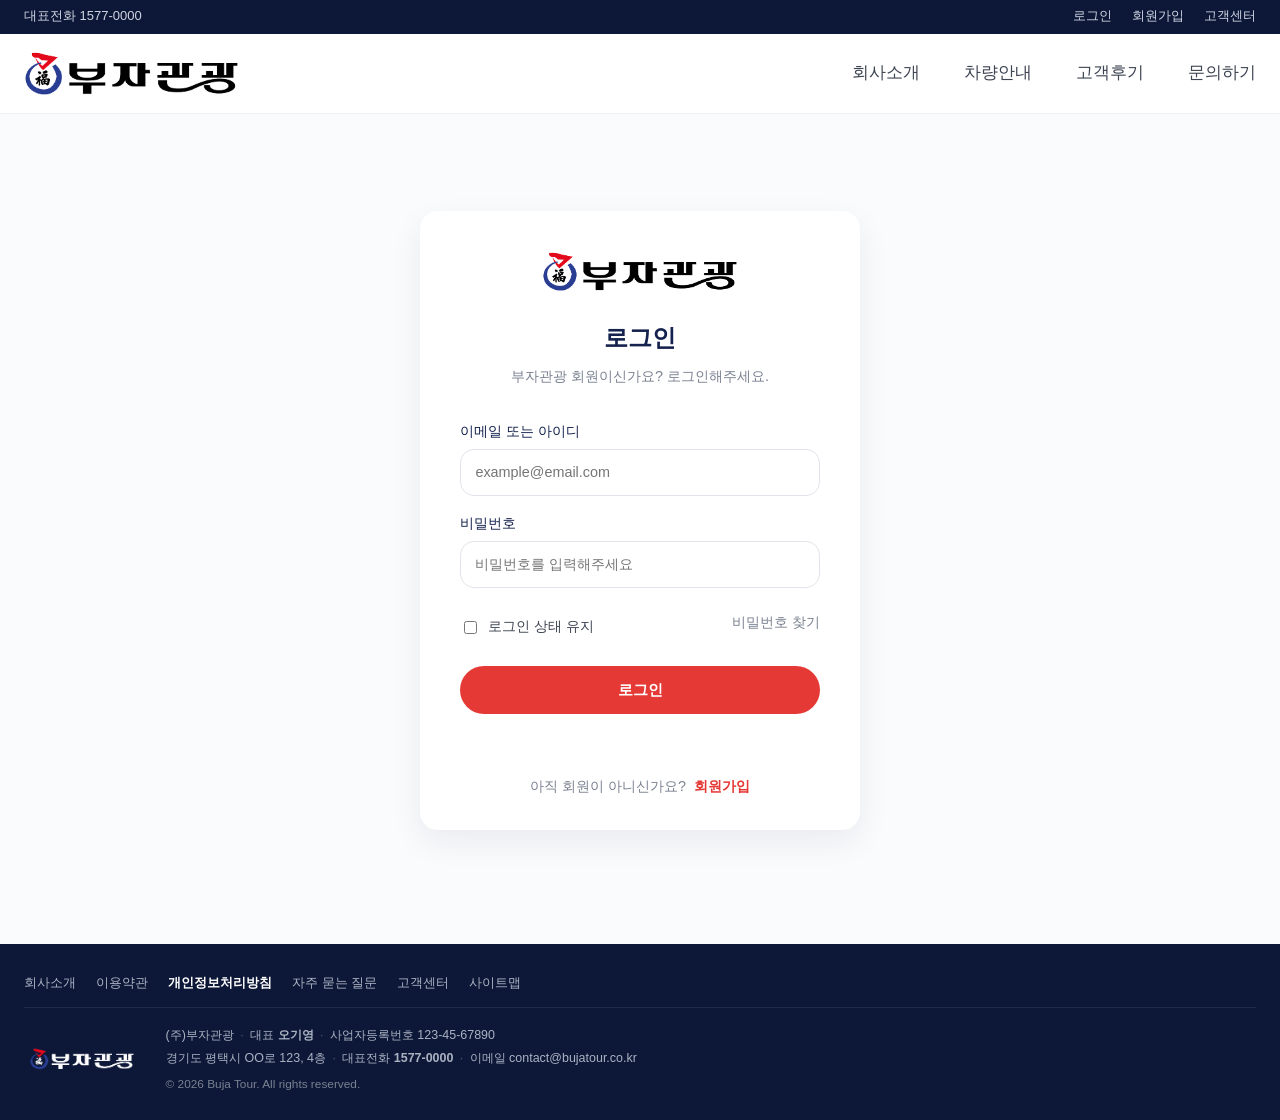
<file: login.html>
<!DOCTYPE html>
<html lang="ko">
<head>
  <meta charset="UTF-8">
  <meta name="viewport" content="width=device-width, initial-scale=1.0">
  <title>로그인 | 부자관광</title>
  <link rel="stylesheet" href="css/style.css">
  <!-- Google tag (gtag.js) -->
<script async src="https://www.googletagmanager.com/gtag/js?id=G-0L724MR1FL"></script>
<script>
  window.dataLayer = window.dataLayer || [];
  function gtag(){dataLayer.push(arguments);}
  gtag('js', new Date());

  gtag('config', 'G-0L724MR1FL');
</script>
</head>
<body>

  <!-- Top utility bar -->
  <div class="topbar">
    <div class="topbar__inner">
      <span class="topbar__phone">대표전화 1577-0000</span>
      <ul class="topbar__menu">
        <li><a href="login.html">로그인</a></li>
        <li><a href="signup.html">회원가입</a></li>
        <li><a href="inquiry.html#qa">고객센터</a></li>
      </ul>
    </div>
  </div>

  <header class="site-header">
    <div class="site-header__inner">
      <a href="index.html" class="site-header__brand">
        <img src="assets/logo_img.webp" alt="부자관광">
      </a>
      <nav class="nav">
        <ul class="nav__menu">
          <li><a href="about.html" class="nav__link">회사소개</a></li>
          <li><a href="vehicles.html" class="nav__link">차량안내</a></li>
          <li><a href="reviews.html" class="nav__link">고객후기</a></li>
          <li><a href="inquiry.html" class="nav__link">문의하기</a></li>
        </ul>
      </nav>
    </div>
    <!-- Google Tag Manager -->
    <script>(function(w,d,s,l,i){w[l]=w[l]||[];w[l].push({'gtm.start':
    new Date().getTime(),event:'gtm.js'});var f=d.getElementsByTagName(s)[0],
    j=d.createElement(s),dl=l!='dataLayer'?'&l='+l:'';j.async=true;j.src=
    'https://www.googletagmanager.com/gtm.js?id='+i+dl;f.parentNode.insertBefore(j,f);
    })(window,document,'script','dataLayer','GTM-MBCPP8CJ');</script>
    <!-- End Google Tag Manager -->
  </header>

  <main class="auth">
    <div class="container">
      <div class="auth-card">
        <a href="index.html" class="auth-card__brand">
          <img src="assets/logo_img.webp" alt="부자관광">
        </a>
        <h1 class="auth-card__title">로그인</h1>
        <p class="auth-card__lead">부자관광 회원이신가요? 로그인해주세요.</p>

        <form id="login-form" class="auth-form" novalidate>
          <label class="form__field">
            <span>이메일 또는 아이디</span>
            <input type="text" name="username" placeholder="example@email.com" required autocomplete="username">
          </label>
          <label class="form__field">
            <span>비밀번호</span>
            <input type="password" name="password" placeholder="비밀번호를 입력해주세요" required autocomplete="current-password">
          </label>

          <div class="auth-form__options">
            <label class="form__check">
              <input type="checkbox" name="remember">
              <span>로그인 상태 유지</span>
            </label>
            <a href="#" class="auth-form__link">비밀번호 찾기</a>
          </div>

          <button type="submit" class="btn btn--primary auth-form__submit">로그인</button>
          <p id="login-status" class="form__status" aria-live="polite"></p>
        </form>

        <p class="auth-card__footer">
          아직 회원이 아니신가요?
          <a href="signup.html" class="auth-card__link">회원가입</a>
        </p>
      </div>
    </div>
  </main>

  <footer class="site-footer site-footer--mini">
    <div class="container">
      <ul class="site-footer__mini-links">
        <li><a href="about.html">회사소개</a></li>
        <li><a href="#">이용약관</a></li>
        <li><a href="#"><strong>개인정보처리방침</strong></a></li>
        <li><a href="#">자주 묻는 질문</a></li>
        <li><a href="inquiry.html#qa">고객센터</a></li>
        <li><a href="#">사이트맵</a></li>
      </ul>
      <div class="site-footer__mini-main">
        <img src="assets/footer_logo.webp" alt="부자관광" class="site-footer__logo">
        <div class="site-footer__mini-meta">
          <p>(주)부자관광<span class="sep">·</span>대표 <strong>오기영</strong><span class="sep">·</span>사업자등록번호 123-45-67890</p>
          <p>경기도 평택시 OO로 123, 4층<span class="sep">·</span>대표전화 <strong>1577-0000</strong><span class="sep">·</span>이메일 contact@bujatour.co.kr</p>
          <p class="copyright">&copy; <span id="year"></span> Buja Tour. All rights reserved.</p>
        </div>
      </div>
    </div>
  </footer>

  <script src="js/main.js"></script>
</body>
</html>
</file>
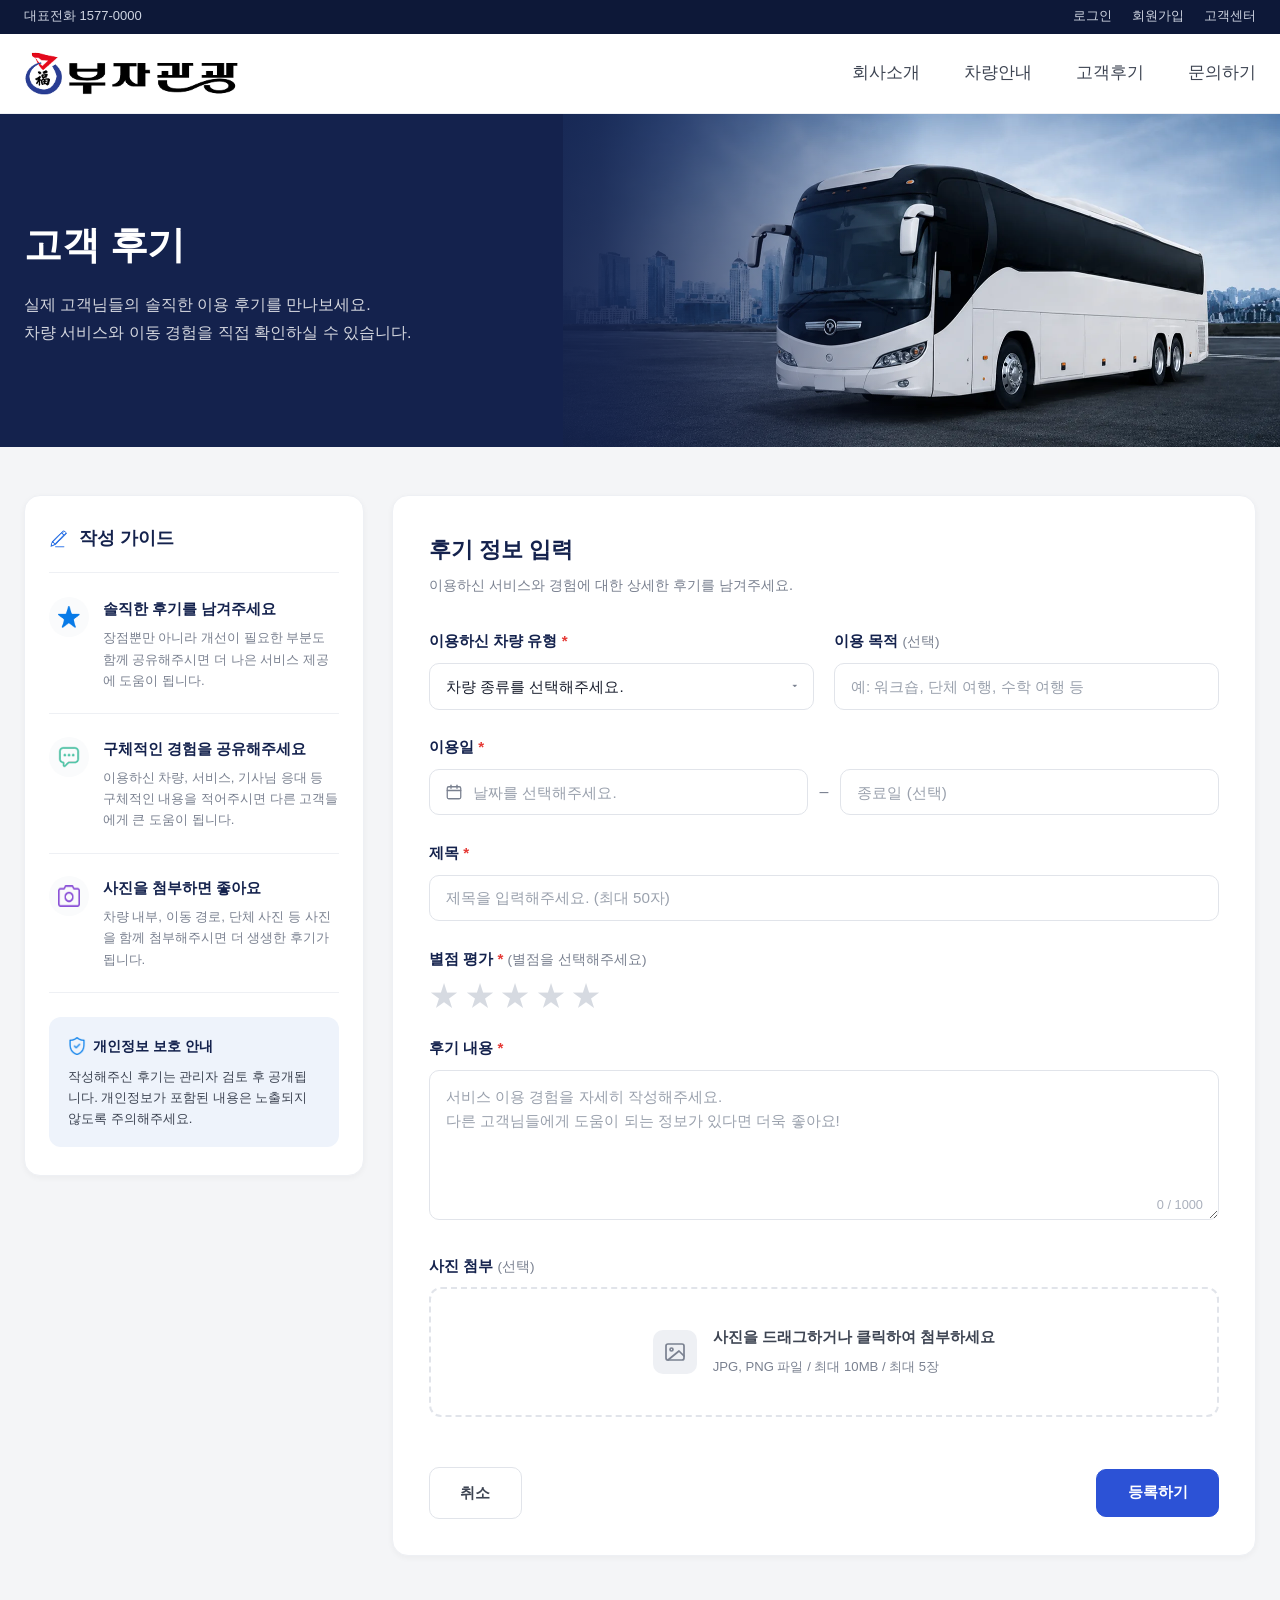
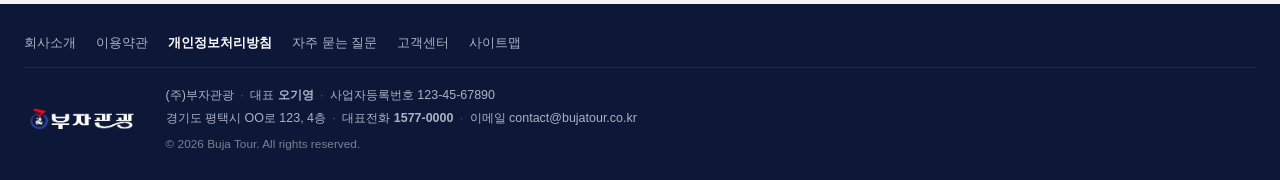
<file: review-write.html>
<!DOCTYPE html>
<html lang="ko">
<head>
  <meta charset="UTF-8">
  <meta name="viewport" content="width=device-width, initial-scale=1.0">
  <title>후기 작성 | 부자관광</title>
  <link rel="stylesheet" href="css/style.css">
  <!-- Google tag (gtag.js) -->
<script async src="https://www.googletagmanager.com/gtag/js?id=G-0L724MR1FL"></script>
<script>
  window.dataLayer = window.dataLayer || [];
  function gtag(){dataLayer.push(arguments);}
  gtag('js', new Date());

  gtag('config', 'G-0L724MR1FL');
</script>
</head>
<body>

  <!-- Top utility bar -->
  <div class="topbar">
    <div class="topbar__inner">
      <span class="topbar__phone">대표전화 1577-0000</span>
      <ul class="topbar__menu">
        <li><a href="login.html">로그인</a></li>
        <li><a href="signup.html">회원가입</a></li>
        <li><a href="inquiry.html#qa">고객센터</a></li>
      </ul>
    </div>
  </div>

  <header class="site-header">
    <div class="site-header__inner">
      <a href="index.html" class="site-header__brand">
        <img src="assets/logo_img.webp" alt="부자관광">
      </a>
      <nav class="nav">
        <ul class="nav__menu">
          <li><a href="about.html" class="nav__link">회사소개</a></li>
          <li><a href="vehicles.html" class="nav__link">차량안내</a></li>
          <li><a href="reviews.html" class="nav__link active">고객후기</a></li>
          <li><a href="inquiry.html" class="nav__link">문의하기</a></li>
        </ul>
      </nav>
    </div>
    <!-- Google Tag Manager -->
    <script>(function(w,d,s,l,i){w[l]=w[l]||[];w[l].push({'gtm.start':
    new Date().getTime(),event:'gtm.js'});var f=d.getElementsByTagName(s)[0],
    j=d.createElement(s),dl=l!='dataLayer'?'&l='+l:'';j.async=true;j.src=
    'https://www.googletagmanager.com/gtm.js?id='+i+dl;f.parentNode.insertBefore(j,f);
    })(window,document,'script','dataLayer','GTM-MBCPP8CJ');</script>
    <!-- End Google Tag Manager -->
  </header>

  <main class="sub">
    <!-- Hero banner (same as 고객 후기) -->
    <section class="rv-hero">
      <img class="rv-hero__img" src="assets/inquiry/hero_img.webp" alt="">
      <div class="container rv-hero__inner">
        <div class="rv-hero__text">
          <h1 class="rv-hero__title">고객 후기</h1>
          <p class="rv-hero__lead">실제 고객님들의 솔직한 이용 후기를 만나보세요.<br>차량 서비스와 이동 경험을 직접 확인하실 수 있습니다.</p>
        </div>
      </div>
    </section>

    <!-- Write review -->
    <section class="rw-section">
      <div class="container rw-layout">

        <!-- Left: writing guide -->
        <aside class="rw-guide">
          <h2 class="rw-guide__title"><img src="assets/reviews/review_icon6.webp" alt=""> 작성 가이드</h2>
          <ul class="rw-guide__list">
            <li class="rw-guide__item">
              <span class="rw-guide__icon"><img src="assets/reviews/review_icon1.webp" alt=""></span>
              <div>
                <h3>솔직한 후기를 남겨주세요</h3>
                <p>장점뿐만 아니라 개선이 필요한 부분도 함께 공유해주시면 더 나은 서비스 제공에 도움이 됩니다.</p>
              </div>
            </li>
            <li class="rw-guide__item">
              <span class="rw-guide__icon"><img src="assets/reviews/review_icon2.webp" alt=""></span>
              <div>
                <h3>구체적인 경험을 공유해주세요</h3>
                <p>이용하신 차량, 서비스, 기사님 응대 등 구체적인 내용을 적어주시면 다른 고객들에게 큰 도움이 됩니다.</p>
              </div>
            </li>
            <li class="rw-guide__item">
              <span class="rw-guide__icon"><img src="assets/reviews/review_icon3.webp" alt=""></span>
              <div>
                <h3>사진을 첨부하면 좋아요</h3>
                <p>차량 내부, 이동 경로, 단체 사진 등 사진을 함께 첨부해주시면 더 생생한 후기가 됩니다.</p>
              </div>
            </li>
          </ul>
          <div class="rw-guide__notice">
            <h4><img src="assets/reviews/review_icon4.webp" alt=""> 개인정보 보호 안내</h4>
            <p>작성해주신 후기는 관리자 검토 후 공개됩니다. 개인정보가 포함된 내용은 노출되지 않도록 주의해주세요.</p>
          </div>
        </aside>

        <!-- Right: review form -->
        <form class="rw-form" id="review-write-form" novalidate>
          <h2 class="rw-form__title">후기 정보 입력</h2>
          <p class="rw-form__lead">이용하신 서비스와 경험에 대한 상세한 후기를 남겨주세요.</p>

          <div class="rw-row">
            <div class="rw-field">
              <label class="rw-label">이용하신 차량 유형 <span class="req">*</span></label>
              <div class="rw-selectwrap">
                <select class="rw-input" required>
                  <option value="" disabled selected>차량 종류를 선택해주세요.</option>
                  <option>16인승 럭셔리 밴</option>
                  <option>25인승 미니버스</option>
                  <option>32인승 우등버스</option>
                  <option>45인승 대형버스</option>
                  <option>프리미엄 21인승</option>
                </select>
              </div>
            </div>
            <div class="rw-field">
              <label class="rw-label">이용 목적 <span class="opt">(선택)</span></label>
              <input class="rw-input" type="text" placeholder="예: 워크숍, 단체 여행, 수학 여행 등">
            </div>
          </div>

          <div class="rw-field">
            <label class="rw-label">이용일 <span class="req">*</span></label>
            <div class="rw-daterange">
              <div class="rw-datefield">
                <svg class="rw-cal-icon" viewBox="0 0 24 24" fill="none" stroke="currentColor" stroke-width="1.7" stroke-linecap="round" stroke-linejoin="round"><rect x="3" y="5" width="18" height="16" rx="2"/><line x1="3" y1="10" x2="21" y2="10"/><line x1="8" y1="3" x2="8" y2="7"/><line x1="16" y1="3" x2="16" y2="7"/></svg>
                <input class="rw-input rw-date rw-date--icon" type="text" placeholder="날짜를 선택해주세요." required>
              </div>
              <span class="rw-dash">–</span>
              <div class="rw-datefield">
                <input class="rw-input rw-date" type="text" placeholder="종료일 (선택)">
              </div>
            </div>
          </div>

          <div class="rw-field">
            <label class="rw-label">제목 <span class="req">*</span></label>
            <input class="rw-input" type="text" maxlength="50" required placeholder="제목을 입력해주세요. (최대 50자)">
          </div>

          <div class="rw-field">
            <label class="rw-label">별점 평가 <span class="req">*</span> <span class="rw-hint">(별점을 선택해주세요)</span></label>
            <div class="rw-stars" data-stars>
              <button type="button" data-star="1" aria-label="1점">★</button>
              <button type="button" data-star="2" aria-label="2점">★</button>
              <button type="button" data-star="3" aria-label="3점">★</button>
              <button type="button" data-star="4" aria-label="4점">★</button>
              <button type="button" data-star="5" aria-label="5점">★</button>
            </div>
            <input type="hidden" name="rating">
          </div>

          <div class="rw-field">
            <label class="rw-label">후기 내용 <span class="req">*</span></label>
            <div class="rw-textarea">
              <textarea class="rw-input rw-input--area" maxlength="1000" required placeholder="서비스 이용 경험을 자세히 작성해주세요.&#10;다른 고객님들에게 도움이 되는 정보가 있다면 더욱 좋아요!"></textarea>
              <span class="rw-count" data-count>0 / 1000</span>
            </div>
          </div>

          <div class="rw-field">
            <label class="rw-label">사진 첨부 <span class="opt">(선택)</span></label>
            <label class="rw-upload" data-upload-zone>
              <input type="file" accept="image/png,image/jpeg" multiple hidden data-upload>
              <span class="rw-upload__icon">
                <svg viewBox="0 0 24 24" fill="none" stroke="currentColor" stroke-width="1.7" stroke-linecap="round" stroke-linejoin="round"><rect x="3" y="4" width="18" height="16" rx="2"/><circle cx="8.5" cy="9.5" r="1.5"/><path d="M21 16l-5-5L5 20"/></svg>
              </span>
              <span class="rw-upload__text">
                <strong>사진을 드래그하거나 클릭하여 첨부하세요</strong>
                <em>JPG, PNG 파일 / 최대 10MB / 최대 5장</em>
              </span>
            </label>
            <div class="rw-upload__preview" data-preview></div>
          </div>

          <div class="rw-actions">
            <a href="reviews.html" class="rw-btn rw-btn--ghost">취소</a>
            <button type="submit" class="rw-btn rw-btn--primary">등록하기</button>
          </div>
          <p class="rw-status" data-status hidden></p>
        </form>

      </div>
    </section>
  </main>

  <!-- Footer -->
  <footer class="site-footer site-footer--mini">
    <div class="container">
      <ul class="site-footer__mini-links">
        <li><a href="about.html">회사소개</a></li>
        <li><a href="#">이용약관</a></li>
        <li><a href="#"><strong>개인정보처리방침</strong></a></li>
        <li><a href="#">자주 묻는 질문</a></li>
        <li><a href="inquiry.html#qa">고객센터</a></li>
        <li><a href="#">사이트맵</a></li>
      </ul>
      <div class="site-footer__mini-main">
        <img src="assets/footer_logo.webp" alt="부자관광" class="site-footer__logo">
        <div class="site-footer__mini-meta">
          <p>(주)부자관광<span class="sep">·</span>대표 <strong>오기영</strong><span class="sep">·</span>사업자등록번호 123-45-67890</p>
          <p>경기도 평택시 OO로 123, 4층<span class="sep">·</span>대표전화 <strong>1577-0000</strong><span class="sep">·</span>이메일 contact@bujatour.co.kr</p>
          <p class="copyright">&copy; <span id="year"></span> Buja Tour. All rights reserved.</p>
        </div>
      </div>
    </div>
  </footer>

  <script src="js/main.js"></script>
</body>
</html>
</file>
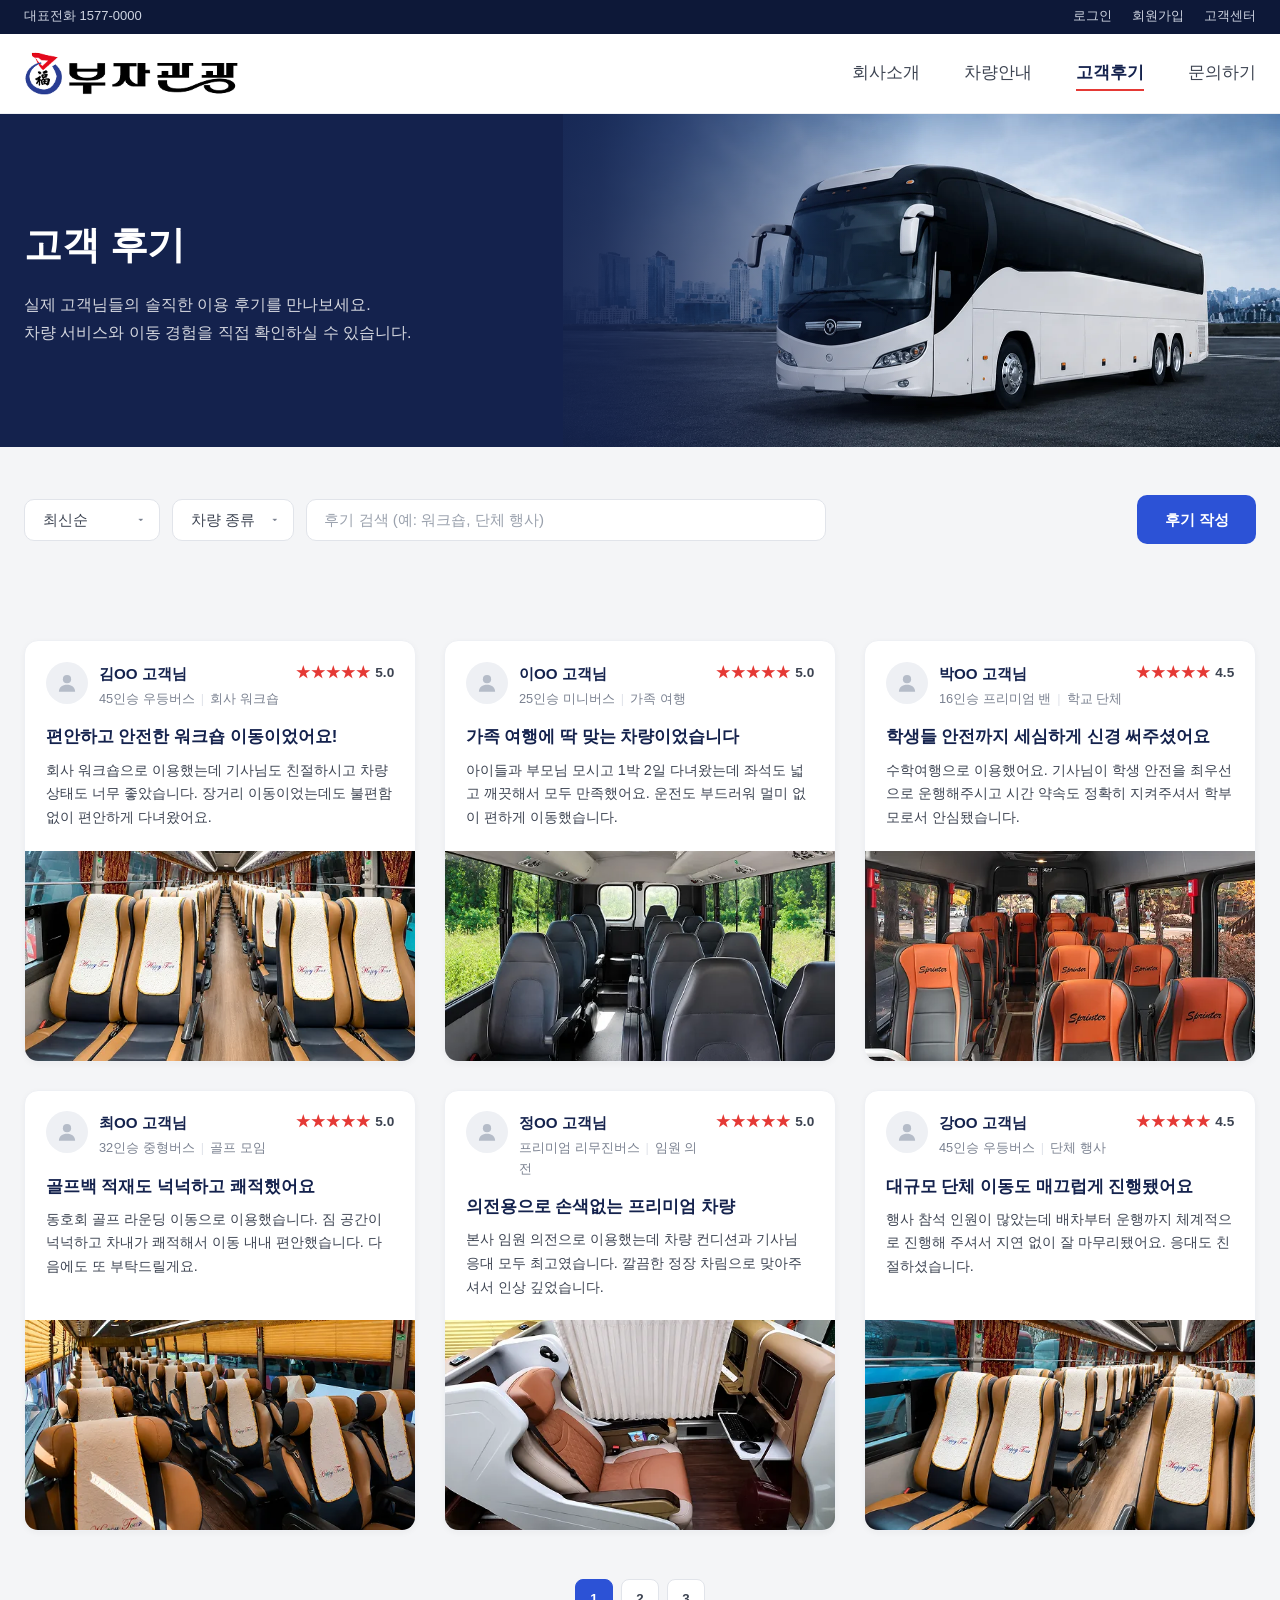
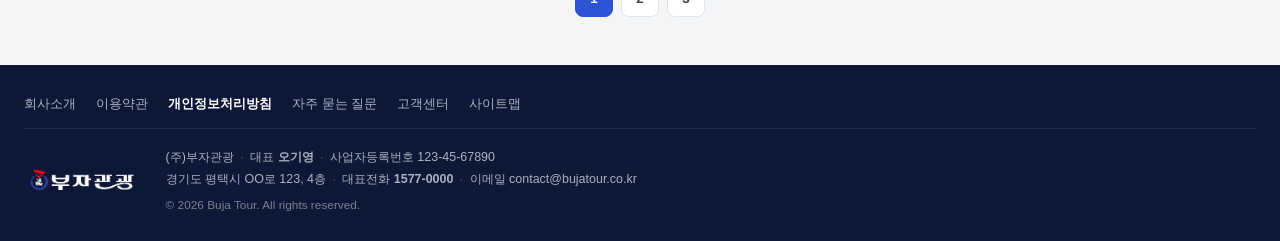
<file: reviews.html>
<!DOCTYPE html>
<html lang="ko">
<head>
  <meta charset="UTF-8">
  <meta name="viewport" content="width=device-width, initial-scale=1.0">
  <title>고객 후기 | 부자관광</title>
  <link rel="stylesheet" href="css/style.css">
  <!-- Google tag (gtag.js) -->
<script async src="https://www.googletagmanager.com/gtag/js?id=G-0L724MR1FL"></script>
<script>
  window.dataLayer = window.dataLayer || [];
  function gtag(){dataLayer.push(arguments);}
  gtag('js', new Date());

  gtag('config', 'G-0L724MR1FL');
</script>
</head>
<body>

  <!-- Top utility bar -->
  <div class="topbar">
    <div class="topbar__inner">
      <span class="topbar__phone">대표전화 1577-0000</span>
      <ul class="topbar__menu">
        <li><a href="login.html">로그인</a></li>
        <li><a href="signup.html">회원가입</a></li>
        <li><a href="inquiry.html#qa">고객센터</a></li>
      </ul>
    </div>
  </div>

  <header class="site-header">
    <div class="site-header__inner">
      <a href="index.html" class="site-header__brand">
        <img src="assets/logo_img.webp" alt="부자관광">
      </a>
      <nav class="nav">
        <ul class="nav__menu">
          <li><a href="about.html" class="nav__link">회사소개</a></li>
          <li><a href="vehicles.html" class="nav__link">차량안내</a></li>
          <li><a href="reviews.html" class="nav__link active">고객후기</a></li>
          <li><a href="inquiry.html" class="nav__link">문의하기</a></li>
        </ul>
      </nav>
    </div>
    <!-- Google Tag Manager -->
    <script>(function(w,d,s,l,i){w[l]=w[l]||[];w[l].push({'gtm.start':
    new Date().getTime(),event:'gtm.js'});var f=d.getElementsByTagName(s)[0],
    j=d.createElement(s),dl=l!='dataLayer'?'&l='+l:'';j.async=true;j.src=
    'https://www.googletagmanager.com/gtm.js?id='+i+dl;f.parentNode.insertBefore(j,f);
    })(window,document,'script','dataLayer','GTM-MBCPP8CJ');</script>
    <!-- End Google Tag Manager -->
  </header>

  <main class="sub">
    <!-- Hero banner -->
    <section class="rv-hero">
      <img class="rv-hero__img" src="assets/inquiry/hero_img.webp" alt="">
      <div class="container rv-hero__inner">
        <div class="rv-hero__text">
          <h1 class="rv-hero__title">고객 후기</h1>
          <p class="rv-hero__lead">실제 고객님들의 솔직한 이용 후기를 만나보세요.<br>차량 서비스와 이동 경험을 직접 확인하실 수 있습니다.</p>
        </div>
      </div>
    </section>

    <!-- Filter / search toolbar -->
    <section class="rv-toolbar">
      <div class="container rv-toolbar__inner">
        <div class="rv-toolbar__filters">
          <div class="rv-select">
            <select data-review-sort aria-label="정렬">
              <option value="recent">최신순</option>
              <option value="rating">평점 높은순</option>
            </select>
          </div>
          <div class="rv-select">
            <select data-review-type aria-label="차량 종류">
              <option value="">차량 종류</option>
              <option value="16인승">16인승</option>
              <option value="25인승">25인승</option>
              <option value="32인승">32인승</option>
              <option value="45인승">45인승</option>
              <option value="프리미엄">프리미엄</option>
            </select>
          </div>
          <input class="rv-search" type="search" placeholder="후기 검색 (예: 워크숍, 단체 행사)" data-review-search aria-label="후기 검색">
        </div>
        <a href="review-write.html" class="rv-write-btn">후기 작성</a>
      </div>
    </section>

    <!-- Review list -->
    <section class="rv-section">
      <div class="container">
        <div class="rv-grid" data-review-grid></div>
        <p class="rv-empty" data-review-empty hidden>검색 결과가 없습니다.</p>
        <nav class="rv-pagination" data-review-pagination aria-label="페이지"></nav>
      </div>
    </section>
  </main>

  <!-- Footer -->
  <footer class="site-footer site-footer--mini">
    <div class="container">
      <ul class="site-footer__mini-links">
        <li><a href="about.html">회사소개</a></li>
        <li><a href="#">이용약관</a></li>
        <li><a href="#"><strong>개인정보처리방침</strong></a></li>
        <li><a href="#">자주 묻는 질문</a></li>
        <li><a href="inquiry.html#qa">고객센터</a></li>
        <li><a href="#">사이트맵</a></li>
      </ul>
      <div class="site-footer__mini-main">
        <img src="assets/footer_logo.webp" alt="부자관광" class="site-footer__logo">
        <div class="site-footer__mini-meta">
          <p>(주)부자관광<span class="sep">·</span>대표 <strong>오기영</strong><span class="sep">·</span>사업자등록번호 123-45-67890</p>
          <p>경기도 평택시 OO로 123, 4층<span class="sep">·</span>대표전화 <strong>1577-0000</strong><span class="sep">·</span>이메일 contact@bujatour.co.kr</p>
          <p class="copyright">&copy; <span id="year"></span> Buja Tour. All rights reserved.</p>
        </div>
      </div>
    </div>
  </footer>

  <script src="js/main.js"></script>
</body>
</html>
</file>
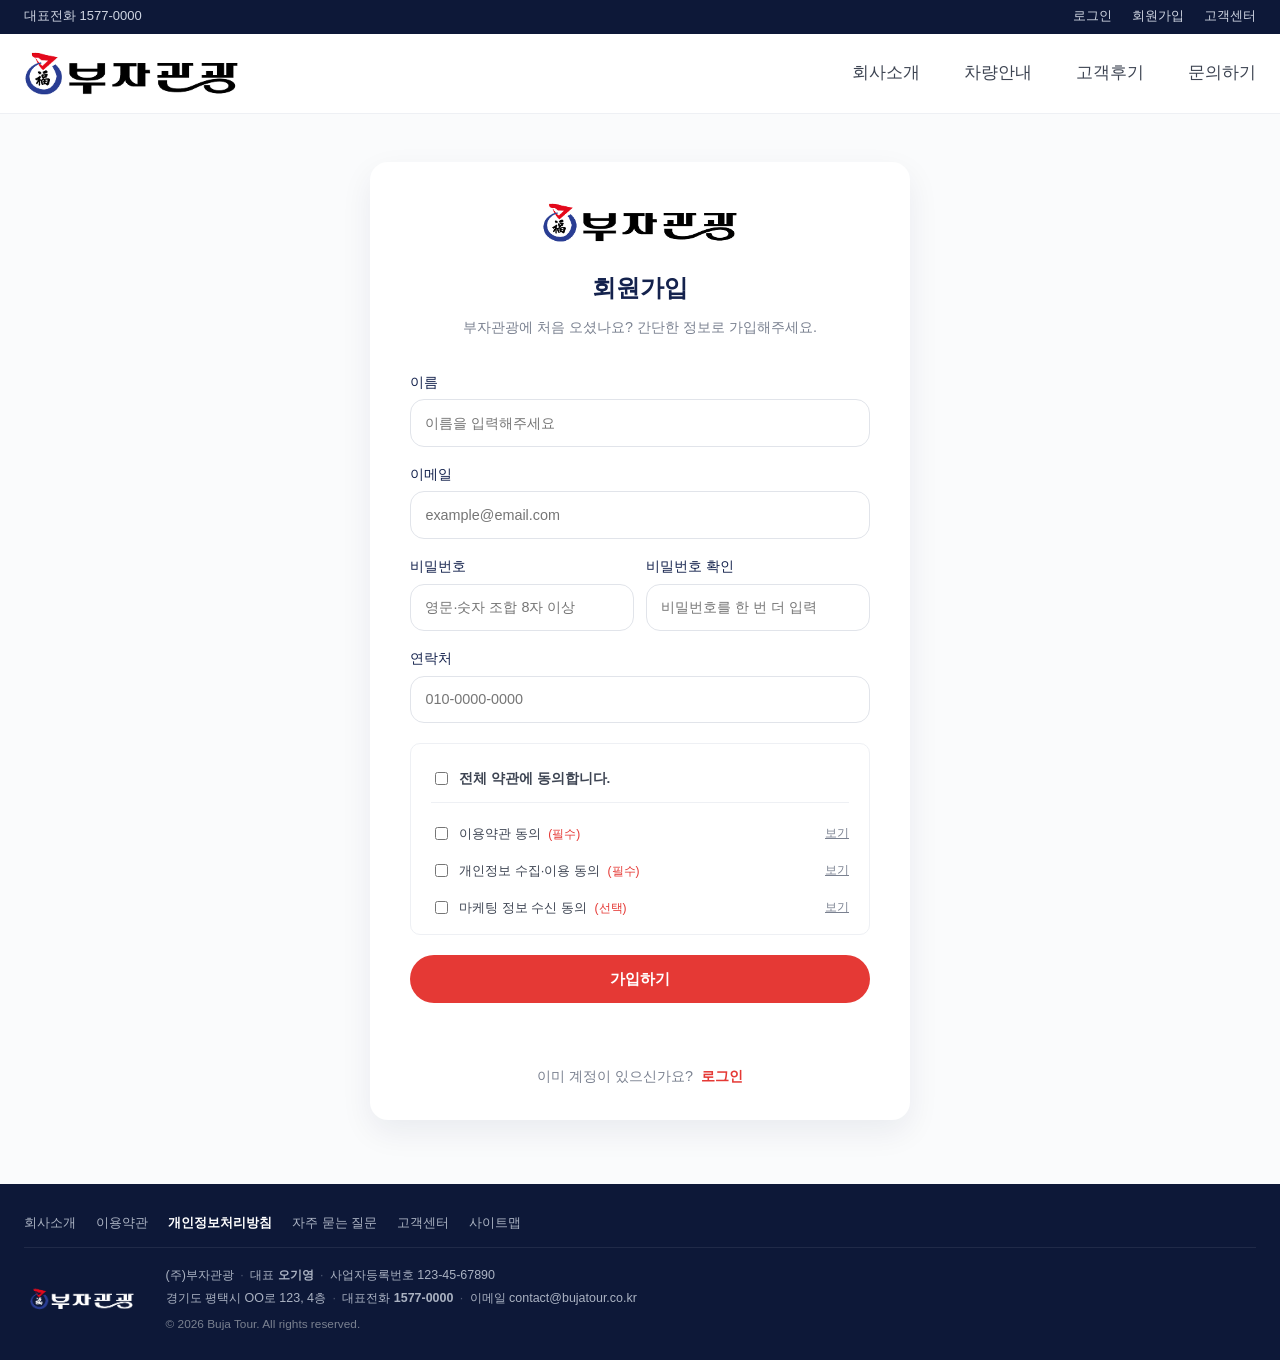
<file: signup.html>
<!DOCTYPE html>
<html lang="ko">
<head>
  <meta charset="UTF-8">
  <meta name="viewport" content="width=device-width, initial-scale=1.0">
  <title>회원가입 | 부자관광</title>
  <link rel="stylesheet" href="css/style.css">
  <!-- Google tag (gtag.js) -->
<script async src="https://www.googletagmanager.com/gtag/js?id=G-0L724MR1FL"></script>
<script>
  window.dataLayer = window.dataLayer || [];
  function gtag(){dataLayer.push(arguments);}
  gtag('js', new Date());

  gtag('config', 'G-0L724MR1FL');
</script>
</head>
<body>

  <!-- Top utility bar -->
  <div class="topbar">
    <div class="topbar__inner">
      <span class="topbar__phone">대표전화 1577-0000</span>
      <ul class="topbar__menu">
        <li><a href="login.html">로그인</a></li>
        <li><a href="signup.html">회원가입</a></li>
        <li><a href="inquiry.html#qa">고객센터</a></li>
      </ul>
    </div>
  </div>

  <header class="site-header">
    <div class="site-header__inner">
      <a href="index.html" class="site-header__brand">
        <img src="assets/logo_img.webp" alt="부자관광">
      </a>
      <nav class="nav">
        <ul class="nav__menu">
          <li><a href="about.html" class="nav__link">회사소개</a></li>
          <li><a href="vehicles.html" class="nav__link">차량안내</a></li>
          <li><a href="reviews.html" class="nav__link">고객후기</a></li>
          <li><a href="inquiry.html" class="nav__link">문의하기</a></li>
        </ul>
      </nav>
    </div>
    <!-- Google Tag Manager -->
    <script>(function(w,d,s,l,i){w[l]=w[l]||[];w[l].push({'gtm.start':
    new Date().getTime(),event:'gtm.js'});var f=d.getElementsByTagName(s)[0],
    j=d.createElement(s),dl=l!='dataLayer'?'&l='+l:'';j.async=true;j.src=
    'https://www.googletagmanager.com/gtm.js?id='+i+dl;f.parentNode.insertBefore(j,f);
    })(window,document,'script','dataLayer','GTM-MBCPP8CJ');</script>
    <!-- End Google Tag Manager -->
  </header>

  <main class="auth">
    <div class="container">
      <div class="auth-card auth-card--wide">
        <a href="index.html" class="auth-card__brand">
          <img src="assets/logo_img.webp" alt="부자관광">
        </a>
        <h1 class="auth-card__title">회원가입</h1>
        <p class="auth-card__lead">부자관광에 처음 오셨나요? 간단한 정보로 가입해주세요.</p>

        <form id="signup-form" class="auth-form" novalidate>
          <label class="form__field">
            <span>이름</span>
            <input type="text" name="name" placeholder="이름을 입력해주세요" required autocomplete="name">
          </label>
          <label class="form__field">
            <span>이메일</span>
            <input type="email" name="email" placeholder="example@email.com" required autocomplete="email">
          </label>

          <div class="auth-form__row">
            <label class="form__field">
              <span>비밀번호</span>
              <input type="password" name="password" placeholder="영문·숫자 조합 8자 이상" required minlength="8" autocomplete="new-password">
            </label>
            <label class="form__field">
              <span>비밀번호 확인</span>
              <input type="password" name="password-confirm" placeholder="비밀번호를 한 번 더 입력" required minlength="8" autocomplete="new-password">
            </label>
          </div>

          <label class="form__field">
            <span>연락처</span>
            <input type="tel" name="phone" placeholder="010-0000-0000" required autocomplete="tel">
          </label>

          <div class="auth-agree">
            <label class="form__check">
              <input type="checkbox" id="agree-all">
              <span><strong>전체 약관에 동의합니다.</strong></span>
            </label>
            <div class="auth-agree__list">
              <label class="form__check">
                <input type="checkbox" name="agree-tos" required>
                <span>이용약관 동의 <em>(필수)</em></span>
                <a href="#" class="auth-agree__more">보기</a>
              </label>
              <label class="form__check">
                <input type="checkbox" name="agree-privacy" required>
                <span>개인정보 수집·이용 동의 <em>(필수)</em></span>
                <a href="#" class="auth-agree__more">보기</a>
              </label>
              <label class="form__check">
                <input type="checkbox" name="agree-marketing">
                <span>마케팅 정보 수신 동의 <em>(선택)</em></span>
                <a href="#" class="auth-agree__more">보기</a>
              </label>
            </div>
          </div>

          <button type="submit" class="btn btn--primary auth-form__submit">가입하기</button>
          <p id="signup-status" class="form__status" aria-live="polite"></p>
        </form>

        <p class="auth-card__footer">
          이미 계정이 있으신가요?
          <a href="login.html" class="auth-card__link">로그인</a>
        </p>
      </div>
    </div>
  </main>

  <footer class="site-footer site-footer--mini">
    <div class="container">
      <ul class="site-footer__mini-links">
        <li><a href="about.html">회사소개</a></li>
        <li><a href="#">이용약관</a></li>
        <li><a href="#"><strong>개인정보처리방침</strong></a></li>
        <li><a href="#">자주 묻는 질문</a></li>
        <li><a href="inquiry.html#qa">고객센터</a></li>
        <li><a href="#">사이트맵</a></li>
      </ul>
      <div class="site-footer__mini-main">
        <img src="assets/footer_logo.webp" alt="부자관광" class="site-footer__logo">
        <div class="site-footer__mini-meta">
          <p>(주)부자관광<span class="sep">·</span>대표 <strong>오기영</strong><span class="sep">·</span>사업자등록번호 123-45-67890</p>
          <p>경기도 평택시 OO로 123, 4층<span class="sep">·</span>대표전화 <strong>1577-0000</strong><span class="sep">·</span>이메일 contact@bujatour.co.kr</p>
          <p class="copyright">&copy; <span id="year"></span> Buja Tour. All rights reserved.</p>
        </div>
      </div>
    </div>
  </footer>

  <script src="js/main.js"></script>
</body>
</html>
</file>
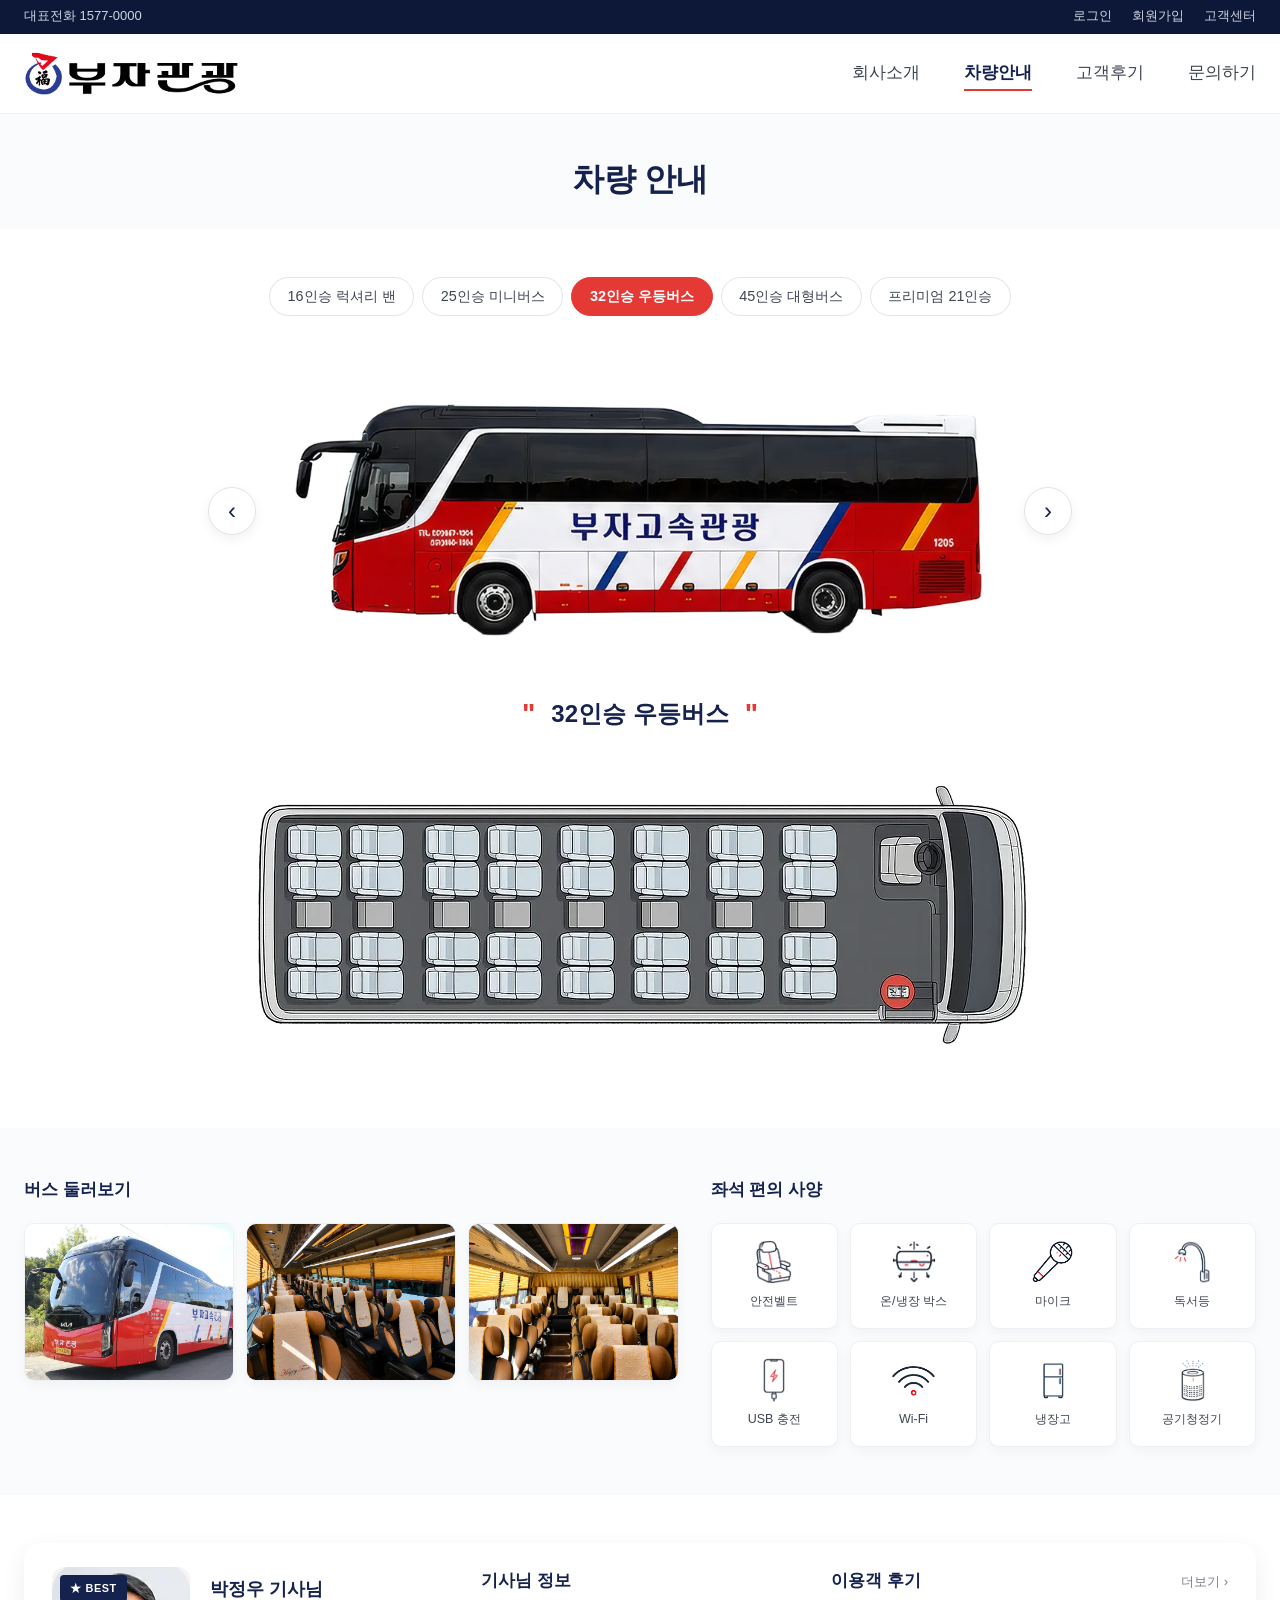
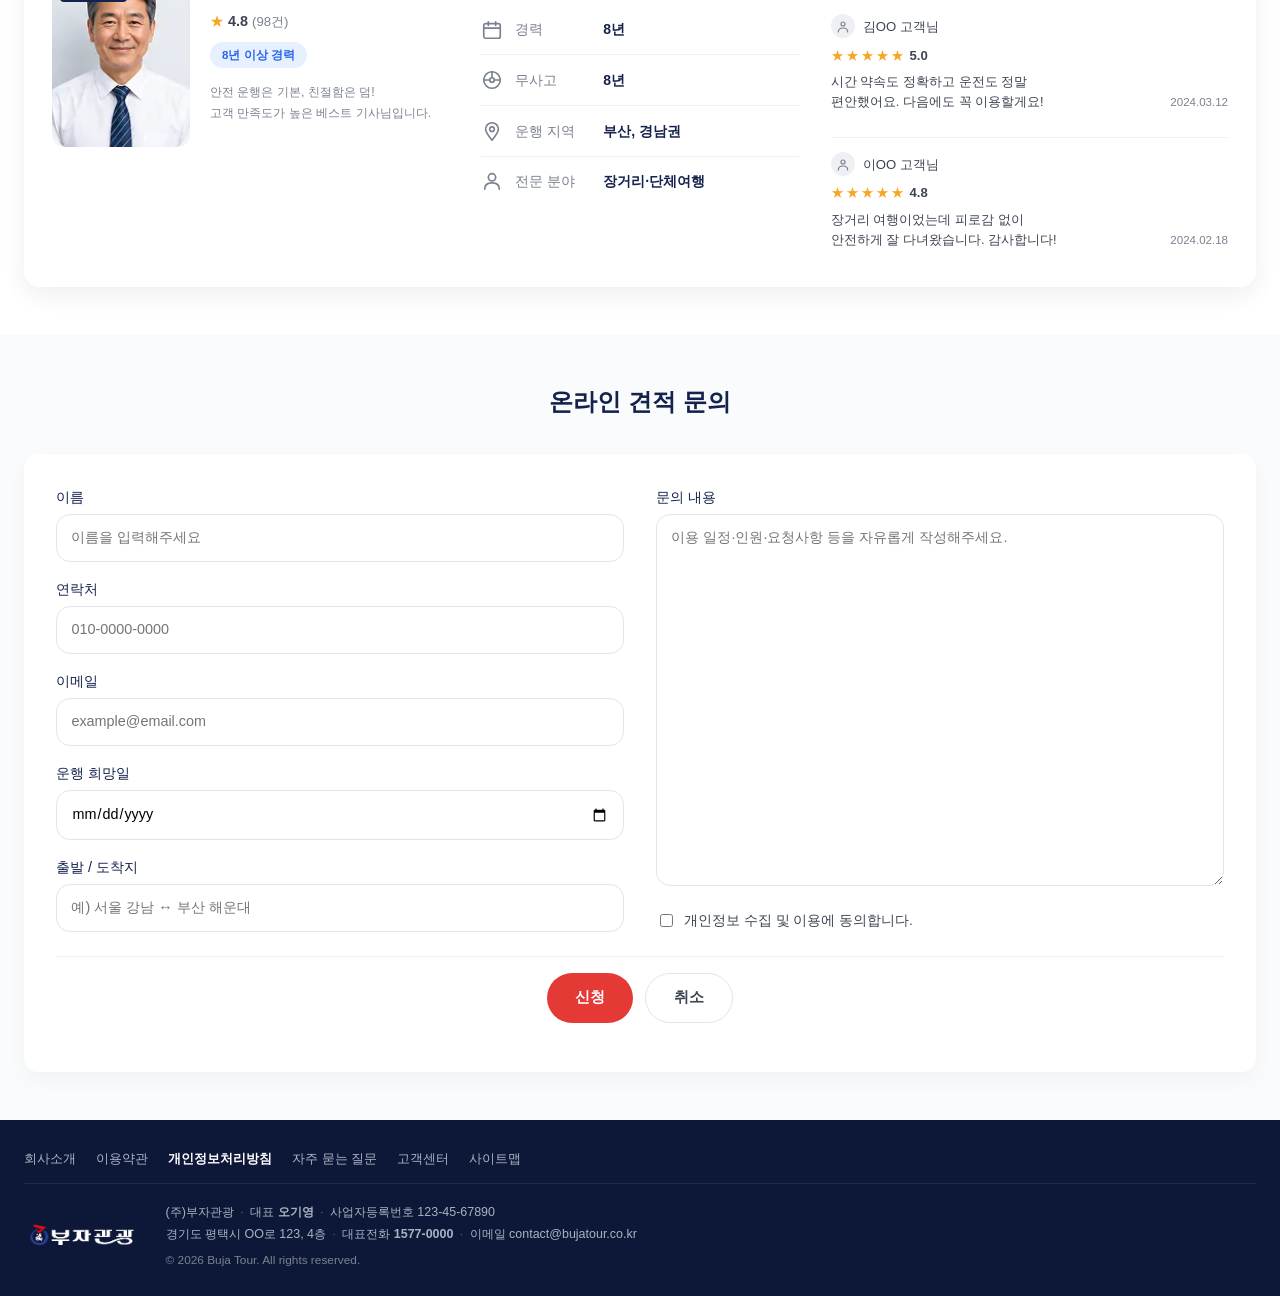
<file: vehicles.html>
<!DOCTYPE html>
<html lang="ko">
<head>
  <meta charset="UTF-8">
  <meta name="viewport" content="width=device-width, initial-scale=1.0">
  <title>차량 안내 | 부자관광</title>
  <link rel="stylesheet" href="css/style.css">
  <!-- Google tag (gtag.js) -->
<script async src="https://www.googletagmanager.com/gtag/js?id=G-0L724MR1FL"></script>
<script>
  window.dataLayer = window.dataLayer || [];
  function gtag(){dataLayer.push(arguments);}
  gtag('js', new Date());

  gtag('config', 'G-0L724MR1FL');
</script>
</head>
<body>

  <!-- Top utility bar -->
  <div class="topbar">
    <div class="topbar__inner">
      <span class="topbar__phone">대표전화 1577-0000</span>
      <ul class="topbar__menu">
        <li><a href="login.html">로그인</a></li>
        <li><a href="signup.html">회원가입</a></li>
        <li><a href="inquiry.html#qa">고객센터</a></li>
      </ul>
    </div>
  </div>

  <header class="site-header">
    <div class="site-header__inner">
      <a href="index.html" class="site-header__brand">
        <img src="assets/logo_img.webp" alt="부자관광">
      </a>
      <nav class="nav">
        <ul class="nav__menu">
          <li><a href="about.html" class="nav__link">회사소개</a></li>
          <li><a href="vehicles.html" class="nav__link active">차량안내</a></li>
          <li><a href="reviews.html" class="nav__link">고객후기</a></li>
          <li><a href="inquiry.html" class="nav__link">문의하기</a></li>
        </ul>
      </nav>
    </div>
    <!-- Google Tag Manager -->
    <script>(function(w,d,s,l,i){w[l]=w[l]||[];w[l].push({'gtm.start':
    new Date().getTime(),event:'gtm.js'});var f=d.getElementsByTagName(s)[0],
    j=d.createElement(s),dl=l!='dataLayer'?'&l='+l:'';j.async=true;j.src=
    'https://www.googletagmanager.com/gtm.js?id='+i+dl;f.parentNode.insertBefore(j,f);
    })(window,document,'script','dataLayer','GTM-MBCPP8CJ');</script>
    <!-- End Google Tag Manager -->
  </header>

  <main class="sub">
    <!-- Page title -->
    <section class="sub-title">
      <div class="container">
        <h1 class="sub-title__heading">차량 안내</h1>
      </div>
    </section>

    <!-- Vehicle tabs + hero -->
    <section class="vehicle-detail">
      <div class="container">
        <div class="v-tabs" data-tabs>
          <button class="v-tab" data-tab="16">16인승 럭셔리 밴</button>
          <button class="v-tab" data-tab="25">25인승 미니버스</button>
          <button class="v-tab active" data-tab="32">32인승 우등버스</button>
          <button class="v-tab" data-tab="45">45인승 대형버스</button>
          <button class="v-tab" data-tab="pr">프리미엄 21인승</button>
        </div>

        <div class="v-hero">
          <button class="v-hero__arrow v-hero__arrow--prev" data-arrow="prev" aria-label="이전 차량">‹</button>
          <div class="v-hero__img">
            <img src="assets/sub/car_32.webp" alt="" data-hero-img>
          </div>
          <button class="v-hero__arrow v-hero__arrow--next" data-arrow="next" aria-label="다음 차량">›</button>
        </div>

        <div class="v-name">
          <span class="v-name__quote">"</span>
          <h2 class="v-name__text" data-vehicle-name>32인승 우등버스</h2>
          <span class="v-name__quote">"</span>
        </div>

        <div class="v-seat">
          <img src="assets/sub/detail_32.webp" alt="좌석 배치도" data-seat-img>
        </div>
      </div>
    </section>

    <!-- Interior + Specs -->
    <section class="v-info section--light">
      <div class="container">
        <div class="v-info__grid">
          <div class="v-gallery">
            <h3 class="v-info__title">버스 둘러보기</h3>
            <div class="v-gallery__grid">
              <div class="v-gallery__item"><img data-gallery-img alt="버스 내부 1"></div>
              <div class="v-gallery__item"><img data-gallery-img alt="버스 내부 2"></div>
              <div class="v-gallery__item"><img data-gallery-img alt="버스 내부 3"></div>
            </div>
          </div>

          <div class="v-specs">
            <h3 class="v-info__title">좌석 편의 사양</h3>
            <ul class="v-specs__grid">
              <li>
                <div class="v-specs__icon"><img src="assets/sub/sub_icon01.webp" alt=""></div>
                <span>안전벨트</span>
              </li>
              <li>
                <div class="v-specs__icon"><img src="assets/sub/sub_icon02.webp" alt=""></div>
                <span>온/냉장 박스</span>
              </li>
              <li>
                <div class="v-specs__icon"><img src="assets/sub/sub_icon03.webp" alt=""></div>
                <span>마이크</span>
              </li>
              <li>
                <div class="v-specs__icon"><img src="assets/sub/sub_icon04.webp" alt=""></div>
                <span>독서등</span>
              </li>
              <li>
                <div class="v-specs__icon"><img src="assets/sub/sub_icon05.webp" alt=""></div>
                <span>USB 충전</span>
              </li>
              <li>
                <div class="v-specs__icon"><img src="assets/sub/sub_icon06.webp" alt=""></div>
                <span>Wi-Fi</span>
              </li>
              <li>
                <div class="v-specs__icon"><img src="assets/sub/sub_icon07.webp" alt=""></div>
                <span>냉장고</span>
              </li>
              <li>
                <div class="v-specs__icon"><img src="assets/sub/sub_icon08.webp" alt=""></div>
                <span>공기청정기</span>
              </li>
            </ul>
          </div>
        </div>
      </div>
    </section>

    <!-- Driver card (3-column: profile + info + reviews) -->
    <section class="v-driver">
      <div class="container">
        <article class="dcp" data-driver-card>
          <!-- Profile -->
          <div class="dcp__profile">
            <div class="dcp__photo-wrap">
              <span class="dcp__ribbon">★ BEST</span>
              <img alt="" class="dcp__photo" data-driver-photo>
            </div>
            <div class="dcp__info">
              <h3 class="dcp__name" data-driver-name></h3>
              <div class="dcp__rating" data-driver-rating></div>
              <span class="dcp__badge" data-driver-badge></span>
              <p class="dcp__desc" data-driver-desc></p>
            </div>
          </div>

          <!-- Detail -->
          <div class="dcp__detail">
            <h4 class="dcp__col-title">기사님 정보</h4>
            <ul class="dcp__detail-list">
              <li>
                <svg viewBox="0 0 24 24" fill="none" stroke="currentColor" stroke-width="1.8" stroke-linecap="round" stroke-linejoin="round"><rect x="3" y="5" width="18" height="16" rx="2"/><line x1="3" y1="10" x2="21" y2="10"/><line x1="8" y1="3" x2="8" y2="7"/><line x1="16" y1="3" x2="16" y2="7"/></svg>
                <span class="label">경력</span>
                <strong class="value" data-driver-detail="career"></strong>
              </li>
              <li>
                <svg viewBox="0 0 24 24" fill="none" stroke="currentColor" stroke-width="1.8" stroke-linecap="round" stroke-linejoin="round"><circle cx="12" cy="12" r="9"/><circle cx="12" cy="12" r="2.5"/><line x1="12" y1="3" x2="12" y2="9.5"/><line x1="3" y1="12" x2="9.5" y2="12"/><line x1="21" y1="12" x2="14.5" y2="12"/></svg>
                <span class="label">무사고</span>
                <strong class="value" data-driver-detail="accident"></strong>
              </li>
              <li>
                <svg viewBox="0 0 24 24" fill="none" stroke="currentColor" stroke-width="1.8" stroke-linecap="round" stroke-linejoin="round"><path d="M12 22 C8 17, 5 13, 5 10 A7 7 0 0 1 19 10 C19 13, 16 17, 12 22 Z"/><circle cx="12" cy="10" r="2.5"/></svg>
                <span class="label">운행 지역</span>
                <strong class="value" data-driver-detail="area"></strong>
              </li>
              <li>
                <svg viewBox="0 0 24 24" fill="none" stroke="currentColor" stroke-width="1.8" stroke-linecap="round" stroke-linejoin="round"><circle cx="12" cy="8" r="4"/><path d="M4 21 C4 16, 7 14, 12 14 C17 14, 20 16, 20 21"/></svg>
                <span class="label">전문 분야</span>
                <strong class="value" data-driver-detail="field"></strong>
              </li>
            </ul>
          </div>

          <!-- Reviews -->
          <div class="dcp__reviews">
            <div class="dcp__col-head">
              <h4 class="dcp__col-title">이용객 후기</h4>
              <a href="reviews.html" class="dcp__more">더보기 ›</a>
            </div>
            <ul class="dcp__review-list" data-driver-reviews></ul>
          </div>
        </article>
      </div>
    </section>

    <!-- Online quote form -->
    <section class="v-quote section--light">
      <div class="container">
        <h2 class="v-quote__title">온라인 견적 문의</h2>

        <form class="v-quote__form" id="quote-form" novalidate>
          <div class="v-quote__cols">
            <div class="v-quote__left">
              <label class="form__field">
                <span>이름</span>
                <input type="text" name="name" placeholder="이름을 입력해주세요" required>
              </label>
              <label class="form__field">
                <span>연락처</span>
                <input type="tel" name="phone" placeholder="010-0000-0000" required>
              </label>
              <label class="form__field">
                <span>이메일</span>
                <input type="email" name="email" placeholder="example@email.com">
              </label>
              <label class="form__field">
                <span>운행 희망일</span>
                <input type="date" name="date">
              </label>
              <label class="form__field">
                <span>출발 / 도착지</span>
                <input type="text" name="route" placeholder="예) 서울 강남 ↔ 부산 해운대">
              </label>
            </div>

            <div class="v-quote__right">
              <label class="form__field form__field--full">
                <span>문의 내용</span>
                <textarea name="message" rows="10" placeholder="이용 일정·인원·요청사항 등을 자유롭게 작성해주세요."></textarea>
              </label>
              <label class="form__check">
                <input type="checkbox" required>
                <span>개인정보 수집 및 이용에 동의합니다.</span>
              </label>
            </div>
          </div>

          <div class="v-quote__actions">
            <button type="submit" class="btn btn--primary">신청</button>
            <button type="reset" class="btn btn--ghost">취소</button>
          </div>
          <p id="quote-status" class="form__status" aria-live="polite"></p>
        </form>
      </div>
    </section>
  </main>

  <!-- Footer -->
  <footer class="site-footer site-footer--mini">
    <div class="container">
      <ul class="site-footer__mini-links">
        <li><a href="about.html">회사소개</a></li>
        <li><a href="#">이용약관</a></li>
        <li><a href="#"><strong>개인정보처리방침</strong></a></li>
        <li><a href="#">자주 묻는 질문</a></li>
        <li><a href="inquiry.html#qa">고객센터</a></li>
        <li><a href="#">사이트맵</a></li>
      </ul>
      <div class="site-footer__mini-main">
        <img src="assets/footer_logo.webp" alt="부자관광" class="site-footer__logo">
        <div class="site-footer__mini-meta">
          <p>(주)부자관광<span class="sep">·</span>대표 <strong>오기영</strong><span class="sep">·</span>사업자등록번호 123-45-67890</p>
          <p>경기도 평택시 OO로 123, 4층<span class="sep">·</span>대표전화 <strong>1577-0000</strong><span class="sep">·</span>이메일 contact@bujatour.co.kr</p>
          <p class="copyright">&copy; <span id="year"></span> Buja Tour. All rights reserved.</p>
        </div>
      </div>
    </div>
  </footer>

  <script src="js/main.js"></script>
</body>
</html>
</file>
<file: css/style.css>
:root {
  --navy: #14224d;
  --navy-dark: #0d1838;
  --red: #e53935;
  --red-dark: #c62828;
  --blue: #1e88e5;
  --gray-50: #fafbfc;
  --gray-100: #eef0f4;
  --gray-200: #e1e4ea;
  --gray-500: #7a8190;
  --gray-700: #3d4452;
  --text: #1a1f2e;
  --max-width: 1280px;
  --radius: 14px;
  --shadow-sm: 0 2px 6px rgba(0, 0, 0, 0.04);
  --shadow-md: 0 10px 30px rgba(20, 34, 77, 0.08);
}

* { box-sizing: border-box; }
html, body { margin: 0; padding: 0; }

body {
  font-family: "Noto Sans KR", -apple-system, BlinkMacSystemFont, "Segoe UI", Roboto, sans-serif;
  color: var(--text);
  background: #fff;
  line-height: 1.6;
  -webkit-font-smoothing: antialiased;
}

img { max-width: 100%; display: block; }
a { color: inherit; text-decoration: none; }
ul { list-style: none; margin: 0; padding: 0; }

.container {
  max-width: var(--max-width);
  margin: 0 auto;
  padding: 0 1.5rem;
  width: 100%;
}

/* ========== Topbar ========== */
.topbar {
  background: var(--navy-dark);
  color: #cfd5e2;
  font-size: 0.8125rem;
}
.topbar__inner {
  max-width: var(--max-width);
  margin: 0 auto;
  padding: 0.4rem 1.5rem;
  display: flex;
  justify-content: space-between;
  align-items: center;
}
.topbar__menu { display: flex; gap: 1.25rem; }
.topbar__menu a:hover { color: #fff; }

/* ========== Header ========== */
.site-header {
  background: #fff;
  border-bottom: 1px solid var(--gray-100);
  position: sticky;
  top: 0;
  z-index: 10;
}
.site-header__inner {
  max-width: var(--max-width);
  margin: 0 auto;
  padding: 1.1rem 1.5rem;
  display: flex;
  justify-content: space-between;
  align-items: center;
}
.site-header__brand img { height: 44px; }
.nav__menu { display: flex; gap: 2.75rem; }
.nav__link {
  color: var(--gray-700);
  font-weight: 500;
  font-size: 1.05rem;
  padding: 0.35rem 0;
  position: relative;
}
.nav__link:hover { color: var(--navy); }
.nav__link.active { color: var(--navy); font-weight: 700; }

/* Sliding red bar (positioned by JS) */
.nav__menu { position: relative; }
.nav__bar {
  position: absolute;
  bottom: -4px;
  left: 0;
  height: 2px;
  background: var(--red);
  pointer-events: none;
  transform: translateX(0);
  width: 0;
  opacity: 0;
  transition: transform 0.32s cubic-bezier(0.4, 0, 0.2, 1),
              width 0.32s cubic-bezier(0.4, 0, 0.2, 1),
              opacity 0.2s ease;
}
.nav__bar.is-ready { opacity: 1; }

/* Sub-page header: logo left (smaller), nav centered */
.site-header--sub .site-header__inner {
  position: relative;
  justify-content: center;
}
.site-header--sub .site-header__brand {
  position: absolute;
  left: 1.5rem;
  top: 50%;
  transform: translateY(-50%);
}
.site-header--sub .site-header__brand img {
  height: 34px;
}
@media (max-width: 700px) {
  .site-header--sub .site-header__inner {
    flex-direction: column;
    gap: 0.5rem;
  }
  .site-header--sub .site-header__brand {
    position: static;
    transform: none;
  }
}

/* ========== Buttons ========== */
.btn {
  display: inline-block;
  padding: 0.85rem 1.75rem;
  border-radius: 999px;
  font-weight: 600;
  border: none;
  cursor: pointer;
  font-size: 0.95rem;
  transition: transform 0.15s ease, opacity 0.15s ease;
}
.btn--primary { background: var(--red); color: #fff; }
.btn--primary:hover { background: var(--red-dark); transform: translateY(-1px); }

/* ========== Sections — 100vh each ========== */
/* Top bars take ~70px combined; subtract to keep section visually full-screen */
.section,
.hero {
  min-height: calc(100vh - 70px);
  display: flex;
  flex-direction: column;
  justify-content: center;
  padding: 4rem 0;
}
.section--light { background: var(--gray-50); }
.section--compact {
  min-height: auto;
  padding: 3rem 0;
}

/* ========== Hero ========== */
.hero {
  position: relative;
  overflow: hidden;
  color: #fff;
  padding: 0;
}
.hero__bg { position: absolute; inset: 0; }
.hero__bg img { width: 100%; height: 100%; object-fit: cover; }
.hero__overlay {
  position: absolute; inset: 0;
  background: linear-gradient(135deg, rgba(13, 24, 56, 0.85) 0%, rgba(13, 24, 56, 0.55) 60%, rgba(13, 24, 56, 0.3) 100%);
}
.hero__content {
  position: relative;
  max-width: var(--max-width);
  margin: 0 auto;
  padding: 0 1.5rem;
  width: 100%;
}
.hero__eyebrow {
  letter-spacing: 0.2em;
  font-size: 1rem;
  color: #ff8a80;
  margin: 0 0 1.25rem;
  font-weight: 600;
}
.hero__title {
  font-size: clamp(2.75rem, 6.5vw, 4.5rem);
  font-weight: 800;
  margin: 0 0 1.5rem;
  line-height: 1.18;
}
.hero__subtitle {
  font-size: clamp(1.125rem, 1.6vw, 1.375rem);
  line-height: 1.6;
  color: rgba(255, 255, 255, 0.85);
  margin: 0 0 2.25rem;
}
.hero .btn--primary {
  font-size: 1.0625rem;
  padding: 1rem 2.25rem;
}

/* ========== Section heading ========== */
.section__eyebrow {
  text-align: center;
  font-size: 0.9rem;
  color: var(--red);
  font-weight: 600;
  margin: 0 0 0.75rem;
}
.section__title {
  text-align: center;
  font-size: clamp(1.5rem, 2.6vw, 2rem);
  font-weight: 800;
  color: var(--navy);
  margin: 0 0 1.75rem;
}
.section__lead {
  text-align: center;
  color: var(--gray-500);
  margin: 0 0 3.5rem;
  font-size: 0.95rem;
}

/* ========== Features (new style: 4 cards w/ number + line icon) ========== */
.features {
  display: grid;
  grid-template-columns: repeat(4, 1fr);
  gap: 1.25rem;
}
.feature {
  background: #fff;
  border-radius: var(--radius);
  padding: 1.75rem 1.5rem;
  box-shadow: var(--shadow-md);
  transition: transform 0.15s ease;
}
.feature:hover { transform: translateY(-4px); }
.feature__head {
  display: flex;
  justify-content: space-between;
  align-items: flex-start;
  margin-bottom: 1.25rem;
}
.feature__num {
  display: block;
  font-size: 0.875rem;
  font-weight: 700;
  color: var(--red);
  margin-bottom: 0.35rem;
  letter-spacing: 0.05em;
}
.feature__title {
  font-size: 1.125rem;
  font-weight: 700;
  color: var(--navy);
  margin: 0;
}
.feature__icon {
  width: 56px;
  height: 56px;
  object-fit: contain;
  flex-shrink: 0;
}
.feature__list {
  border-top: 1px solid var(--gray-100);
  padding-top: 1rem;
}
.feature__list li {
  position: relative;
  padding-left: 0.85rem;
  font-size: 0.875rem;
  color: var(--gray-700);
  line-height: 1.7;
}
.feature__list li::before {
  content: "·";
  position: absolute;
  left: 0;
  color: var(--red);
  font-weight: 700;
}

/* ========== Reviews (4 side cards + phone center, auto-rotate) ========== */
.drivers {
  position: relative;
  display: flex;
  align-items: center;
  justify-content: center;
}
/* Clipped lane the side cards slide through, centered behind the phone */
.drivers__viewport {
  position: absolute;
  left: 0;
  right: 0;
  top: 50%;
  transform: translateY(-50%);
  overflow: hidden;
  z-index: 1;
  pointer-events: none;
}
.drivers__rail {
  display: flex;
  align-items: center;
  justify-content: center;
  gap: 1.25rem;
  will-change: transform;
}
.driver-card {
  background: #fff;
  border-radius: 16px;
  padding: 1.5rem 1rem;
  text-align: center;
  box-shadow: 0 8px 24px rgba(20, 34, 77, 0.06);
  width: 190px;
  flex-shrink: 0;
}
.driver-card__avatar {
  width: 80px;
  height: 80px;
  border-radius: 50%;
  object-fit: cover;
  margin: 0 auto 1rem;
}
.driver-card__name {
  font-size: 1.0625rem;
  font-weight: 700;
  color: var(--navy);
  margin: 0 0 0.5rem;
}
.driver-card__rating {
  font-size: 0.9rem;
  color: var(--gray-700);
  margin-bottom: 0.625rem;
}
.driver-card__rating .star { color: #f5a623; }
.driver-card__rating .count { color: var(--gray-500); font-size: 0.8125rem; }
.driver-card__badge {
  display: inline-block;
  background: #e7f0ff;
  color: #2563eb;
  font-size: 0.75rem;
  font-weight: 600;
  padding: 0.25rem 0.75rem;
  border-radius: 999px;
  margin-bottom: 0.875rem;
}
.driver-card__text {
  font-size: 0.7rem;
  color: var(--gray-500);
  line-height: 1.55;
  margin: 0;
}

/* Phone mockup (PNG frame + inner content) */
.phone {
  position: relative;
  z-index: 2;
  width: 340px;
  flex-shrink: 0;
  filter: drop-shadow(0 20px 40px rgba(0, 0, 0, 0.15));
}
.phone__frame {
  width: 100%;
  height: auto;
  display: block;
  position: relative;
  z-index: 2;
  pointer-events: none;
}
.phone__screen {
  position: absolute;
  top: 2.5%;
  left: 4.2%;
  right: 4.2%;
  bottom: 2.5%;
  padding: 88px 28px 40px;
  overflow: hidden;
  z-index: 1;
  display: flex;
  flex-direction: column;
  background: #fff;
  border-radius: 42px;
}
/* Horizontal slider for the phone content (synced with the side-card rail) */
.phone__viewport {
  flex: 1;
  overflow: hidden;
}
.phone__track {
  display: flex;
  height: 100%;
  will-change: transform;
}
.phone__page {
  flex: 0 0 100%;
  width: 100%;
  display: flex;
  flex-direction: column;
}
.phone__top {
  display: flex;
  gap: 1rem;
  align-items: center;
  margin-bottom: 1.25rem;
}
.phone__avatar {
  width: 76px;
  height: 86px;
  border-radius: 12px;
  object-fit: cover;
  flex-shrink: 0;
}
.phone__info { flex: 1; min-width: 0; }
.phone__name {
  font-size: 1.0625rem;
  font-weight: 700;
  color: var(--navy);
  margin: 0 0 0.4rem;
}
.phone__rating {
  font-size: 0.875rem;
  color: var(--gray-700);
  margin-bottom: 0.5rem;
}
.phone__rating .star { color: #f5a623; }
.phone__rating .count { color: var(--gray-500); }
.phone__badge {
  display: inline-block;
  background: #e7f0ff;
  color: #2563eb;
  font-size: 0.75rem;
  font-weight: 600;
  padding: 0.25rem 0.75rem;
  border-radius: 999px;
}
.phone__desc {
  font-size: 0.82rem;
  color: var(--gray-500);
  line-height: 1.6;
  margin: 0 0 1.75rem;
  text-align: center;
}
.phone__details {
  background: var(--gray-50);
  border-radius: 16px;
  padding: 1.25rem 1.125rem;
}
.phone__details-title {
  font-size: 0.95rem;
  color: var(--navy);
  font-weight: 700;
  margin: 0 0 1rem;
}
.phone__list li {
  display: grid;
  grid-template-columns: 20px 58px 1fr;
  align-items: center;
  gap: 0.5rem;
  padding: 0.55rem 0;
  font-size: 0.78rem;
  border-top: 1px solid var(--gray-100);
}
.phone__list .value {
  word-break: keep-all;
  line-height: 1.4;
}
.phone__list li:first-child { border-top: none; padding-top: 0.25rem; }
.phone__list svg {
  width: 18px;
  height: 18px;
  color: var(--gray-500);
}
.phone__list .label { color: var(--gray-500); }
.phone__list .value { color: var(--navy); font-weight: 600; }

.phone__dots {
  display: flex;
  justify-content: center;
  gap: 6px;
  margin-top: auto;
  padding-top: 1.25rem;
}
.phone__dots span {
  width: 7px;
  height: 7px;
  border-radius: 50%;
  background: #d1d5db;
  transition: background 0.4s ease;
}
.phone__dots .active {
  background: var(--red);
}

/* ========== Fleet ========== */
.fleet {
  display: grid;
  grid-template-columns: 1fr 1fr 1.2fr 1fr 1fr;
  gap: 1.25rem;
  align-items: stretch;
}
.vehicle {
  position: relative;
  background: #fff;
  border-radius: 18px;
  padding: 2.25rem 1.25rem 1.5rem;
  text-align: center;
  box-shadow: 0 10px 28px rgba(20, 34, 77, 0.06);
  display: flex;
  flex-direction: column;
  transition: transform 0.15s ease;
}
.vehicle:hover { transform: translateY(-4px); }
.vehicle__tag {
  position: absolute;
  top: 1rem;
  left: 1rem;
  padding: 0.25rem 0.75rem;
  border: 1px solid var(--red);
  color: var(--red);
  background: #fff;
  border-radius: 999px;
  font-size: 0.7rem;
  font-weight: 600;
}
.vehicle__img {
  height: 110px;
  display: flex;
  align-items: center;
  justify-content: center;
  margin: 0.75rem 0 1.25rem;
}
.vehicle__img img { max-height: 110px; width: auto; }
.vehicle__name {
  font-size: 1rem;
  font-weight: 700;
  color: var(--navy);
  margin: 0 0 0.4rem;
}
.vehicle__desc {
  font-size: 0.78rem;
  color: var(--gray-500);
  margin: 0 0 1.25rem;
}
.vehicle__specs {
  display: flex;
  justify-content: space-around;
  gap: 0.5rem;
  margin-bottom: 1.5rem;
}
.vehicle__specs li {
  display: flex;
  flex-direction: column;
  align-items: center;
  gap: 0.4rem;
  font-size: 0.68rem;
  color: var(--gray-500);
}
.vehicle__specs li span {
  white-space: nowrap;
}
.vehicle__specs img {
  width: 22px;
  height: 22px;
  object-fit: contain;
  filter: brightness(0) opacity(0.55);
}
.vehicle__btn {
  margin-top: auto;
  display: flex;
  align-items: center;
  justify-content: center;
  gap: 0.4rem;
  padding: 0.55rem 1rem;
  border: 1px solid var(--gray-200);
  border-radius: 999px;
  color: var(--navy);
  font-size: 0.82rem;
  font-weight: 500;
  background: #fff;
  transition: background 0.15s ease, border-color 0.15s ease;
}
.vehicle__btn::after {
  content: "→";
  font-size: 1em;
  line-height: 1;
  transition: transform 0.2s ease;
}
.vehicle__btn:hover {
  background: var(--gray-50);
  border-color: var(--gray-500);
}
.vehicle__btn:hover::after {
  transform: translateX(4px);
}

/* Featured (dark premium) */
.vehicle--featured {
  background: linear-gradient(180deg, #2d2d35 0%, #14141a 100%);
  color: #fff;
}
.vehicle__tag--featured {
  background: #fbbf24;
  border-color: #fbbf24;
  color: #1a1a1a;
}
.vehicle--featured .vehicle__name { color: #fbbf24; }
.vehicle--featured .vehicle__desc { color: #cbd5e1; }
.vehicle--featured .vehicle__specs li { color: #fbbf24; }
.vehicle--featured .vehicle__specs img {
  filter: none;
}
.vehicle__btn--featured {
  background: #fbbf24;
  border-color: #fbbf24;
  color: #1a1a1a;
  font-weight: 700;
}
.vehicle__btn--featured:hover {
  background: #f59e0b;
  border-color: #f59e0b;
}

/* ========== Real story marquee (vertical step slide) ========== */
#review {
  height: 100vh;
  min-height: 100vh;
  overflow: hidden;
  background: #f5f5f5;
}
#review .container {
  flex: 1;
  display: flex;
  flex-direction: column;
  min-height: 0;
  width: 100%;
}
.story-marquee {
  position: relative;
  flex: 1;
  min-height: 0;
  max-width: 900px;
  width: 100%;
  margin: 0 auto;
  overflow: hidden;
}
.story-marquee__track {
  display: flex;
  flex-direction: column;
  gap: 1.25rem;
  will-change: transform;
}

.story-card {
  background: #fff;
  border-radius: 14px;
  padding: 1.75rem 2rem;
  box-shadow: 0 10px 30px rgba(20, 34, 77, 0.06);
  flex-shrink: 0;
}
.story-card__name {
  font-size: 1.125rem;
  font-weight: 700;
  color: var(--navy);
  margin: 0 0 0.5rem;
}
.story-card__meta {
  display: flex;
  align-items: center;
  gap: 1rem;
  margin-bottom: 1rem;
}
.story-card__stars {
  color: var(--red);
  letter-spacing: 2px;
  font-size: 0.95rem;
}
.story-card__date {
  color: var(--gray-500);
  font-size: 0.85rem;
}
.story-card__text {
  margin: 0;
  color: var(--gray-700);
  line-height: 1.8;
  font-size: 0.92rem;
  white-space: pre-line;
}

/* ========== CTA cards (white card + floating product image) ========== */
.cta-grid {
  display: grid;
  grid-template-columns: repeat(3, 1fr);
  gap: 1.5rem;
}
.cta-card {
  position: relative;
  background: #fff;
  border-radius: 18px;
  padding: 2rem;
  min-height: 240px;
  box-shadow: 0 10px 28px rgba(20, 34, 77, 0.07);
  overflow: hidden;
  color: var(--text);
  transition: transform 0.15s ease, box-shadow 0.15s ease;
}
.cta-card:hover {
  transform: translateY(-4px);
  box-shadow: 0 16px 36px rgba(20, 34, 77, 0.1);
}
.cta-card__body {
  position: relative;
  z-index: 1;
  max-width: 60%;
  display: flex;
  flex-direction: column;
  height: 100%;
}
.cta-card__title {
  margin: 0 0 0.75rem;
  font-size: 1.25rem;
  font-weight: 700;
  color: var(--navy);
}
.cta-card__text {
  margin: 0;
  font-size: 0.9rem;
  color: var(--gray-500);
  line-height: 1.65;
}
.cta-card__btn {
  align-self: flex-start;
  margin-top: auto;
  display: inline-flex;
  align-items: center;
  gap: 0.45rem;
  background: var(--red);
  color: #fff;
  padding: 0.55rem 1.35rem;
  border-radius: 999px;
  font-size: 0.85rem;
  font-weight: 600;
  transition: background 0.15s ease;
}
.cta-card__btn::after {
  content: "→";
  font-size: 1em;
  line-height: 1;
  transition: transform 0.2s ease;
}
.cta-card:hover .cta-card__btn { background: var(--red-dark); }
.cta-card:hover .cta-card__btn::after { transform: translateX(4px); }

.cta-card__img {
  position: absolute;
  right: 0;
  bottom: 0;
  max-height: 200px;
  max-width: 50%;
  object-fit: contain;
  object-position: right bottom;
  pointer-events: none;
  z-index: 0;
}

/* Per-card image size/position tweaks */
.cta-card--faq .cta-card__img {
  max-height: 150px;
  right: 16px;
  bottom: 16px;
}
.cta-card--driver .cta-card__img {
  top: 0;
  right: -10px;
  bottom: 0;
  height: 100%;
  max-height: 100%;
  object-position: right bottom;
}
.cta-card--corp .cta-card__img {
  max-height: 130px;
  max-width: 60%;
  right: -20px;
  bottom: 20px;
}

/* ========== Footer ========== */
.site-footer {
  background: var(--navy-dark);
  color: #cfd5e2;
  padding-top: 2.25rem;
}
.site-footer__inner {
  display: grid;
  grid-template-columns: 1.4fr 1fr 1fr 1.6fr;
  gap: 2rem;
  padding-bottom: 1.75rem;
}
.site-footer__brand {
  display: flex;
  flex-direction: column;
  gap: 0.875rem;
}
.site-footer__logo {
  height: 36px;
  width: auto;
  max-width: 180px;
  align-self: flex-start;
  object-fit: contain;
  object-position: left center;
}
.site-footer__tagline {
  margin: 0;
  font-size: 0.875rem;
  color: #aab2c2;
  line-height: 1.6;
}
.site-footer__social {
  display: flex;
  gap: 0.5rem;
}
.site-footer__social a {
  width: 34px;
  height: 34px;
  border-radius: 50%;
  background: rgba(255, 255, 255, 0.08);
  display: inline-flex;
  align-items: center;
  justify-content: center;
  color: #cfd5e2;
  font-size: 0.85rem;
  font-weight: 700;
  transition: background 0.15s ease, color 0.15s ease;
}
.site-footer__social a:hover {
  background: rgba(255, 255, 255, 0.18);
  color: #fff;
}

.site-footer__col h4 {
  color: #fff;
  font-size: 0.9rem;
  font-weight: 600;
  margin: 0 0 0.75rem;
}
.site-footer__col ul li {
  margin-bottom: 0.4rem;
  font-size: 0.82rem;
}
.site-footer__col a {
  color: #aab2c2;
  transition: color 0.15s ease;
}
.site-footer__col a:hover { color: #fff; }

.site-footer__info li {
  font-size: 0.8125rem;
  color: #aab2c2;
  line-height: 1.75;
  margin-bottom: 0.35rem;
}
.site-footer__info strong {
  color: #fff;
  font-weight: 600;
}

.site-footer__bottom {
  border-top: 1px solid rgba(255, 255, 255, 0.08);
  padding: 0.875rem 0;
}
.site-footer__bottom-inner {
  display: flex;
  justify-content: space-between;
  align-items: center;
  gap: 1rem;
  flex-wrap: wrap;
}
.site-footer__bottom p {
  margin: 0;
  font-size: 0.8125rem;
  color: #7a8190;
}
.site-footer__bottom-menu {
  display: flex;
  gap: 1.5rem;
  font-size: 0.8125rem;
}
.site-footer__bottom-menu a {
  color: #aab2c2;
  transition: color 0.15s ease;
}
.site-footer__bottom-menu a:hover { color: #fff; }
.site-footer__bottom-menu strong { color: #fff; font-weight: 600; }

/* Sub-page footer (compact but informative) */
.site-footer--mini { padding: 1.75rem 0 1.5rem; }
.site-footer--mini .site-footer__mini-links {
  display: flex;
  flex-wrap: wrap;
  gap: 1.25rem;
  padding-bottom: 0.875rem;
  margin-bottom: 1rem;
  border-bottom: 1px solid rgba(255, 255, 255, 0.08);
  font-size: 0.82rem;
}
.site-footer--mini .site-footer__mini-links a {
  color: #aab2c2;
  transition: color 0.15s ease;
}
.site-footer--mini .site-footer__mini-links a:hover { color: #fff; }
.site-footer--mini .site-footer__mini-links strong { color: #fff; font-weight: 600; }
.site-footer--mini .site-footer__mini-main {
  display: flex;
  align-items: center;
  gap: 1.75rem;
  flex-wrap: wrap;
}
.site-footer--mini .site-footer__logo {
  height: 38px;
  width: auto;
  max-width: 180px;
  align-self: center;
  object-fit: contain;
  object-position: left center;
}
.site-footer--mini .site-footer__mini-meta {
  flex: 1;
  font-size: 0.78rem;
  color: #aab2c2;
  line-height: 1.65;
}
.site-footer--mini .site-footer__mini-meta p { margin: 0.1rem 0; }
.site-footer--mini .site-footer__mini-meta .sep {
  margin: 0 0.4rem;
  opacity: 0.4;
}
.site-footer--mini .site-footer__mini-meta .copyright {
  color: #7a8190;
  margin-top: 0.4rem;
  font-size: 0.74rem;
}
@media (max-width: 700px) {
  .site-footer--mini .site-footer__mini-main { flex-direction: column; align-items: flex-start; gap: 0.875rem; }
}

/* ========== Form ========== */
.form {
  display: flex;
  flex-direction: column;
  gap: 1rem;
  max-width: 520px;
  margin: 0 auto;
}
.form__field {
  display: flex;
  flex-direction: column;
  gap: 0.35rem;
  font-size: 0.9rem;
  font-weight: 500;
  color: var(--navy);
}
.form__field input,
.form__field textarea {
  padding: 0.7rem 0.9rem;
  border: 1px solid var(--gray-200);
  border-radius: var(--radius);
  font: inherit;
}
.form__field input:focus,
.form__field textarea:focus {
  outline: 2px solid var(--red);
  outline-offset: 1px;
  border-color: var(--red);
}
.form__status {
  min-height: 1.2em;
  margin: 0;
  font-size: 0.9rem;
  color: var(--red);
}

/* ========== Sub pages (vehicles, etc.) ========== */
.sub .sub-title {
  background: var(--gray-50);
  padding: 2.5rem 0 1.5rem;
  min-height: auto;
  display: block;
}
.sub-title__heading {
  text-align: center;
  font-size: clamp(1.5rem, 2.6vw, 2rem);
  font-weight: 800;
  color: var(--navy);
  margin: 0;
}

/* Override the global 100vh section rule for sub-page sections */
.sub .section,
.sub section {
  min-height: auto;
  padding: 3rem 0;
  display: block;
}

/* Hide vehicle detail + driver card until JS sets initial state (prevents flash) */
.vehicle-detail,
.v-driver { visibility: hidden; }
body.vehicles-ready .vehicle-detail,
body.vehicles-ready .v-driver { visibility: visible; }

/* Vehicle tabs */
.v-tabs {
  display: flex;
  justify-content: center;
  gap: 0.5rem;
  margin-bottom: 2rem;
  flex-wrap: wrap;
}
.v-tab {
  padding: 0.55rem 1.1rem;
  border: 1px solid var(--gray-200);
  background: #fff;
  color: var(--gray-700);
  border-radius: 999px;
  font-size: 0.9rem;
  font-weight: 500;
  cursor: pointer;
  transition: all 0.15s ease;
}
.v-tab:hover { border-color: var(--red); color: var(--red); }
.v-tab.active {
  background: var(--red);
  border-color: var(--red);
  color: #fff;
  font-weight: 600;
}

/* Vehicle hero */
.v-hero {
  position: relative;
  display: flex;
  align-items: center;
  justify-content: center;
  gap: 1.5rem;
  padding: 1.5rem 0;
}
.v-hero__img {
  flex: 1;
  max-width: 720px;
  display: flex;
  align-items: center;
  justify-content: center;
}
.v-hero__img img {
  max-width: 100%;
  max-height: 320px;
  object-fit: contain;
  transition: opacity 0.25s ease;
}
.v-hero.is-changing .v-hero__img img { opacity: 0.3; }
.v-hero__arrow {
  width: 48px;
  height: 48px;
  border-radius: 50%;
  background: #fff;
  border: 1px solid var(--gray-200);
  color: var(--navy);
  font-size: 1.5rem;
  font-weight: 300;
  cursor: pointer;
  display: flex;
  align-items: center;
  justify-content: center;
  line-height: 1;
  flex-shrink: 0;
  box-shadow: 0 4px 12px rgba(0, 0, 0, 0.06);
  transition: background 0.15s ease;
}
.v-hero__arrow:hover { background: var(--red); color: #fff; border-color: var(--red); }

/* Vehicle name (with quote marks) */
.v-name {
  display: flex;
  align-items: center;
  justify-content: center;
  gap: 1rem;
  margin: 1.25rem 0 2rem;
}
.v-name__quote {
  color: var(--red);
  font-size: 1.75rem;
  font-weight: 800;
  line-height: 1;
}
.v-name__text {
  font-size: 1.5rem;
  font-weight: 800;
  color: var(--navy);
  margin: 0;
}

/* Seat layout */
.v-seat {
  display: flex;
  justify-content: center;
  padding: 1rem 0 2rem;
}
.v-seat img {
  max-width: 100%;
  max-height: 280px;
  object-fit: contain;
  transition: opacity 0.25s ease;
}

/* Info grid: gallery + specs */
.v-info__grid {
  display: grid;
  grid-template-columns: 1.2fr 1fr;
  gap: 2rem;
}
.v-info__title {
  font-size: 1.0625rem;
  font-weight: 700;
  color: var(--navy);
  margin: 0 0 1.25rem;
}
.v-gallery__grid {
  display: grid;
  grid-template-columns: repeat(3, 1fr);
  gap: 0.75rem;
}
.v-gallery__item {
  background: #fff;
  border: 1px solid var(--gray-100);
  border-radius: 10px;
  aspect-ratio: 4 / 3;
  overflow: hidden;
  display: flex;
  align-items: center;
  justify-content: center;
  color: var(--gray-500);
  font-size: 0.85rem;
  box-shadow: 0 4px 12px rgba(20, 34, 77, 0.04);
}
.v-gallery__item img {
  width: 100%;
  height: 100%;
  object-fit: cover;
  display: block;
  transition: transform 0.4s ease;
}
.v-gallery__item:hover img {
  transform: scale(1.08);
}
.v-specs__grid {
  display: grid;
  grid-template-columns: repeat(4, 1fr);
  gap: 0.75rem;
}
.v-specs__grid li {
  background: #fff;
  border: 1px solid var(--gray-100);
  border-radius: 10px;
  padding: 1rem 0.5rem;
  display: flex;
  flex-direction: column;
  align-items: center;
  gap: 0.5rem;
  text-align: center;
  font-size: 0.78rem;
  color: var(--gray-700);
  box-shadow: 0 4px 12px rgba(20, 34, 77, 0.04);
}
.v-specs__icon {
  width: 44px;
  height: 44px;
  display: flex;
  align-items: center;
  justify-content: center;
}
.v-specs__icon img {
  max-width: 100%;
  max-height: 100%;
  object-fit: contain;
}

/* Driver card pro (3 columns: profile / detail / reviews) */
.dcp {
  background: #fff;
  border-radius: 16px;
  padding: 1.5rem 1.75rem;
  display: grid;
  grid-template-columns: 1.25fr 1fr 1.25fr;
  gap: 2rem;
  box-shadow: 0 8px 24px rgba(20, 34, 77, 0.07);
}

/* Profile column */
.dcp__profile {
  display: flex;
  gap: 1.25rem;
}
.dcp__photo-wrap {
  position: relative;
  flex-shrink: 0;
}
.dcp__photo {
  width: 138px;
  height: 180px;
  object-fit: cover;
  border-radius: 12px;
  background: #f3f4f8;
}
.dcp__ribbon {
  position: absolute;
  top: 0.5rem;
  left: 0.5rem;
  background: var(--navy);
  color: #fff;
  font-size: 0.68rem;
  font-weight: 700;
  padding: 0.3rem 0.65rem;
  border-radius: 4px;
  letter-spacing: 0.05em;
  z-index: 1;
}
.dcp__info {
  display: flex;
  flex-direction: column;
  padding-top: 0.5rem;
}
.dcp__name {
  margin: 0 0 0.4rem;
  font-size: 1.125rem;
  font-weight: 800;
  color: var(--navy);
}
.dcp__rating {
  font-size: 0.9rem;
  color: var(--gray-700);
  margin-bottom: 0.5rem;
}
.dcp__rating .star { color: #f5a623; }
.dcp__rating .count { color: var(--gray-500); font-size: 0.82rem; }
.dcp__badge {
  display: inline-block;
  align-self: flex-start;
  background: #e7f0ff;
  color: #2563eb;
  font-size: 0.72rem;
  font-weight: 600;
  padding: 0.25rem 0.75rem;
  border-radius: 999px;
  margin-bottom: 0.875rem;
}
.dcp__desc {
  margin: 0;
  font-size: 0.78rem;
  color: var(--gray-500);
  line-height: 1.65;
}

/* Shared column heading */
.dcp__col-title {
  margin: 0 0 1.25rem;
  font-size: 1.0625rem;
  font-weight: 800;
  color: var(--navy);
}
.dcp__col-head {
  display: flex;
  align-items: baseline;
  justify-content: space-between;
  margin-bottom: 1rem;
}
.dcp__col-head .dcp__col-title { margin: 0; }
.dcp__more {
  font-size: 0.82rem;
  color: var(--gray-500);
}
.dcp__more:hover { color: var(--navy); }

/* Detail column */
.dcp__detail-list li {
  display: grid;
  grid-template-columns: 22px 76px 1fr;
  align-items: center;
  gap: 0.75rem;
  padding: 0.85rem 0;
  border-top: 1px solid var(--gray-100);
  font-size: 0.875rem;
}
.dcp__detail-list li:first-child {
  border-top: none;
  padding-top: 0.25rem;
}
.dcp__detail-list svg {
  width: 22px;
  height: 22px;
  color: var(--gray-500);
}
.dcp__detail-list .label { color: var(--gray-500); }
.dcp__detail-list .value { color: var(--navy); font-weight: 600; }

/* Reviews column */
.dcp__review-list {
  display: flex;
  flex-direction: column;
  gap: 0.75rem;
}
.dcp__review {
  position: relative;
  padding: 0.85rem 0;
  border-top: 1px solid var(--gray-100);
}
.dcp__review:first-child {
  border-top: none;
  padding-top: 0.25rem;
}
.dcp__review-meta {
  display: flex;
  align-items: center;
  gap: 0.5rem;
  margin-bottom: 0.4rem;
}
.dcp__review-avatar {
  width: 24px;
  height: 24px;
  border-radius: 50%;
  background: var(--gray-100);
  color: var(--gray-500);
  display: inline-flex;
  align-items: center;
  justify-content: center;
}
.dcp__review-avatar svg {
  width: 16px;
  height: 16px;
}
.dcp__review-name {
  font-size: 0.82rem;
  color: var(--gray-700);
  font-weight: 500;
}
.dcp__review-rating {
  margin-bottom: 0.4rem;
  font-size: 0.82rem;
  color: var(--gray-700);
}
.dcp__review-rating .star {
  color: #f5a623;
  letter-spacing: 2px;
}
.dcp__review-text {
  margin: 0;
  font-size: 0.8rem;
  color: var(--gray-700);
  line-height: 1.55;
  padding-right: 5.5rem;
}
.dcp__review-date {
  position: absolute;
  right: 0;
  bottom: 0.85rem;
  font-size: 0.72rem;
  color: var(--gray-500);
}

/* Online quote form */
.v-quote__title {
  text-align: center;
  font-size: 1.5rem;
  font-weight: 800;
  color: var(--navy);
  margin: 0 0 2rem;
}
.v-quote__form {
  background: #fff;
  border-radius: 14px;
  padding: 2rem;
  box-shadow: 0 8px 24px rgba(20, 34, 77, 0.04);
}
.v-quote__cols {
  display: grid;
  grid-template-columns: 1fr 1fr;
  gap: 2rem;
  margin-bottom: 1.5rem;
}
.v-quote__left,
.v-quote__right {
  display: flex;
  flex-direction: column;
  gap: 1rem;
}
.v-quote__right {
  height: 100%;
}
.form__field--full {
  height: 100%;
}
.form__field--full textarea {
  flex: 1;
  resize: vertical;
}
.form__check {
  display: flex;
  align-items: center;
  gap: 0.5rem;
  font-size: 0.85rem;
  color: var(--gray-700);
  margin-top: 0.5rem;
}
.v-quote__actions {
  display: flex;
  justify-content: center;
  gap: 0.75rem;
  padding-top: 1rem;
  border-top: 1px solid var(--gray-100);
}
.btn--ghost {
  background: #fff;
  color: var(--gray-700);
  border: 1px solid var(--gray-200);
}
.btn--ghost:hover {
  background: var(--gray-50);
  border-color: var(--gray-500);
}

/* ========== About page (회사소개) ========== */
.sub-nav {
  background: var(--gray-50);
  border-bottom: 1px solid var(--gray-100);
}
.sub-nav__inner {
  display: flex;
  align-items: center;
  justify-content: space-between;
  padding-top: 1.25rem;
  padding-bottom: 1.25rem;
  padding-left: 4rem;
  padding-right: 4rem;
}
.sub-nav__title {
  margin: 0;
  font-size: 1rem;
  font-weight: 500;
  color: var(--gray-700);
}
.sub-nav__tabs {
  display: flex;
  gap: 2rem;
}
.sub-nav__tab {
  position: relative;
  display: inline-block;
  padding: 0.4rem 0;
  font-size: 0.95rem;
  color: var(--gray-500);
  font-weight: 400;
}
.sub-nav__tab:hover { color: var(--navy); }
.sub-nav__tab.active {
  color: var(--navy);
  font-weight: 600;
}
.sub-nav__tab.active::after {
  content: "";
  position: absolute;
  left: 0; right: 0;
  bottom: -1.05rem;
  height: 2px;
  background: var(--red);
}

.about-page { background: var(--gray-50); }
.sub .about-panel {
  padding: 3rem 0 4rem;
  min-height: calc(100vh - 140px);
  display: block;
}
.sub .about-panel > .container {
  padding-left: 4rem;
  padding-right: 4rem;
}
.about-panel[hidden] { display: none; }

.about-panel__head {
  display: flex;
  align-items: center;
  gap: 0.75rem;
  margin-bottom: 2rem;
}
.about-panel__icon {
  width: 42px;
  height: 42px;
  object-fit: contain;
}
.about-panel__title {
  margin: 0;
  font-size: 1.5rem;
  font-weight: 600;
  color: var(--navy);
}

/* Greeting */
.greeting {
  background: #fff;
  border-radius: 14px;
  padding: 3rem 3.5rem 3rem;
  box-shadow: 0 8px 24px rgba(20, 34, 77, 0.04);
}
.greeting__hero {
  display: block;
  max-width: 540px;
  width: 100%;
  margin: 0 auto 2.5rem;
}
.greeting__body {
  max-width: 720px;
  margin: 0 auto;
  font-size: 0.95rem;
  line-height: 1.95;
  color: var(--gray-700);
}
.greeting__body p {
  margin: 0 0 1.25rem;
  text-align: center;
}
.greeting__body p:last-child { margin-bottom: 0; }
.greeting__sign {
  margin-top: 2.25rem !important;
  text-align: right !important;
  font-size: 1rem;
  color: var(--navy);
  font-weight: 500;
}
.greeting__sign strong {
  margin-left: 0.5rem;
  font-size: 1.125rem;
  font-weight: 800;
}

/* Location */
.location {
  display: grid;
  grid-template-columns: 1.5fr 1fr;
  gap: 1.75rem;
  align-items: start;
}
.location__map {
  background: #fff;
  border-radius: 14px;
  padding: 1rem;
  box-shadow: 0 8px 24px rgba(20, 34, 77, 0.04);
}
.location__map img {
  width: 100%;
  height: auto;
  border-radius: 8px;
  display: block;
}
.location__info {
  background: #fff;
  border-radius: 14px;
  padding: 1.5rem 1.75rem;
  box-shadow: 0 8px 24px rgba(20, 34, 77, 0.04);
}
.location__list li {
  display: grid;
  grid-template-columns: 80px 1fr;
  gap: 0.75rem;
  padding: 0.85rem 0;
  border-top: 1px solid var(--gray-100);
  font-size: 0.875rem;
}
.location__list li:first-child {
  border-top: none;
  padding-top: 0;
}
.location__label {
  color: var(--gray-500);
  font-weight: 500;
}
.location__value {
  color: var(--navy);
  font-weight: 500;
}

/* About responsive */
@media (max-width: 960px) {
  .location { grid-template-columns: 1fr; }
  .greeting { padding: 2rem 1.5rem; }
}
@media (max-width: 700px) {
  .sub-nav__inner { padding-left: 1.5rem; padding-right: 1.5rem; }
  .sub .about-panel > .container { padding-left: 1.5rem; padding-right: 1.5rem; }
}
@media (max-width: 600px) {
  .sub-nav__inner { flex-direction: column; align-items: flex-start; gap: 0.75rem; }
  .sub-nav__tab.active::after { bottom: -0.5rem; }
}

/* ========== Auth pages (login / signup) ========== */
.auth {
  background: var(--gray-50);
  padding: 3rem 0 4rem;
  min-height: calc(100vh - 70px);
  display: flex;
  align-items: center;
}
.auth-card {
  background: #fff;
  border-radius: 18px;
  padding: 2.5rem 2.5rem 2rem;
  max-width: 440px;
  margin: 0 auto;
  box-shadow: 0 12px 32px rgba(20, 34, 77, 0.07);
}
.auth-card--wide { max-width: 540px; }
.auth-card__brand {
  display: block;
  text-align: center;
  margin-bottom: 1.25rem;
}
.auth-card__brand img {
  height: 40px;
  margin: 0 auto;
  display: inline-block;
}
.auth-card__title {
  margin: 0 0 0.5rem;
  font-size: 1.5rem;
  font-weight: 800;
  color: var(--navy);
  text-align: center;
}
.auth-card__lead {
  margin: 0 0 2rem;
  color: var(--gray-500);
  font-size: 0.9rem;
  text-align: center;
}

.auth-form {
  display: flex;
  flex-direction: column;
  gap: 1rem;
}
.auth-form__row {
  display: grid;
  grid-template-columns: 1fr 1fr;
  gap: 0.75rem;
}
.auth-form__options {
  display: flex;
  justify-content: space-between;
  align-items: center;
  font-size: 0.85rem;
  margin: 0.25rem 0 0.5rem;
}
.auth-form__link {
  color: var(--gray-500);
}
.auth-form__link:hover { color: var(--navy); }
.auth-form__submit {
  width: 100%;
  padding: 0.85rem 1rem;
  font-size: 0.95rem;
  margin-top: 0.25rem;
}

.auth-card__divider {
  display: flex;
  align-items: center;
  text-align: center;
  margin: 1.5rem 0 1.25rem;
  color: var(--gray-500);
  font-size: 0.8rem;
}
.auth-card__divider::before,
.auth-card__divider::after {
  content: "";
  flex: 1;
  height: 1px;
  background: var(--gray-100);
}
.auth-card__divider span { padding: 0 0.75rem; }

.auth-social {
  display: flex;
  flex-direction: column;
  gap: 0.5rem;
}
.auth-social__btn {
  width: 100%;
  padding: 0.75rem 1rem;
  border-radius: 10px;
  border: none;
  font-size: 0.9rem;
  font-weight: 600;
  cursor: pointer;
  transition: opacity 0.15s ease;
}
.auth-social__btn:hover { opacity: 0.9; }
.auth-social__btn--kakao { background: #fee500; color: #181600; }
.auth-social__btn--naver { background: #03c75a; color: #fff; }

.auth-card__footer {
  margin: 1.75rem 0 0;
  text-align: center;
  font-size: 0.9rem;
  color: var(--gray-500);
}
.auth-card__link {
  color: var(--red);
  font-weight: 600;
  margin-left: 0.25rem;
}
.auth-card__link:hover { text-decoration: underline; }

/* Signup-specific */
.auth-agree {
  border: 1px solid var(--gray-100);
  border-radius: 10px;
  padding: 1rem 1.25rem;
  margin-top: 0.25rem;
}
.auth-agree__list {
  display: flex;
  flex-direction: column;
  gap: 0.5rem;
  padding-top: 0.75rem;
  margin-top: 0.75rem;
  border-top: 1px solid var(--gray-100);
}
.auth-agree__list .form__check { font-size: 0.82rem; }
.auth-agree em {
  font-style: normal;
  color: var(--red);
  font-size: 0.75rem;
  margin-left: 0.25rem;
}
.auth-agree__more {
  margin-left: auto;
  color: var(--gray-500);
  font-size: 0.75rem;
  text-decoration: underline;
}
.auth-agree__more:hover { color: var(--navy); }

/* Sub-page responsive */
@media (max-width: 1100px) {
  .dcp { grid-template-columns: 1fr 1fr; gap: 1.5rem; }
  .dcp__reviews { grid-column: 1 / -1; border-top: 1px solid var(--gray-100); padding-top: 1.25rem; }
}
@media (max-width: 960px) {
  .v-info__grid { grid-template-columns: 1fr; }
  .v-quote__cols { grid-template-columns: 1fr; }
  .dcp { grid-template-columns: 1fr; }
  .dcp__profile { flex-direction: column; align-items: center; text-align: center; }
  .dcp__info { padding-top: 0; align-items: center; }
}
@media (max-width: 700px) {
  .v-tabs { gap: 0.35rem; }
  .v-tab { font-size: 0.78rem; padding: 0.45rem 0.8rem; }
  .v-specs__grid { grid-template-columns: repeat(2, 1fr); }
  .v-gallery__grid { grid-template-columns: 1fr; }
  .v-hero__arrow { width: 36px; height: 36px; font-size: 1.2rem; }
}

/* ========== Responsive ========== */
@media (max-width: 1200px) {
  .drivers__rail { gap: 0.75rem; }
  .driver-card { width: 160px; padding: 1.25rem 0.75rem; }
}
@media (max-width: 1100px) {
  .features { grid-template-columns: repeat(2, 1fr); }
  .fleet { grid-template-columns: repeat(3, 1fr); }
}
@media (max-width: 960px) {
  .site-footer__inner {
    grid-template-columns: 1fr 1fr;
    gap: 2rem;
  }
}
@media (max-width: 700px) {
  .section, .hero { min-height: auto; padding: 3rem 0; }
  .features, .fleet, .cta-grid { grid-template-columns: 1fr; }
  .drivers__viewport { display: none; }
  .drivers .phone { display: block; }
  .topbar__inner { flex-direction: column; gap: 0.25rem; }
  .site-header__inner { flex-direction: column; gap: 0.5rem; }
  .site-footer__inner { grid-template-columns: 1fr; gap: 2rem; }
  .site-footer__bottom-inner { flex-direction: column; text-align: center; gap: 0.5rem; }
  .nav__menu { gap: 1rem; font-size: 0.875rem; }
}

/* =====================================================
   INQUIRY PAGE
   ===================================================== */
.inquiry-hero {
  position: relative;
  min-height: 220px;
  display: flex;
  align-items: center;
  overflow: hidden;
  background: var(--navy);
}
.inquiry-hero__bg {
  position: absolute;
  inset: 0;
  width: 100%;
  height: 100%;
  object-fit: cover;
  opacity: 0.45;
}
.inquiry-hero__overlay {
  position: absolute;
  inset: 0;
  background: linear-gradient(90deg, rgba(13,24,56,0.92) 0%, rgba(13,24,56,0.55) 100%);
}
.inquiry-hero__content {
  position: relative;
  padding: 2.5rem 1.5rem;
  color: #fff;
}
.inquiry-hero__title {
  font-size: clamp(1.6rem, 2.6vw, 2.1rem);
  font-weight: 800;
  margin: 0 0 0.5rem;
  letter-spacing: -0.01em;
}
.inquiry-hero__lead {
  margin: 0;
  font-size: 0.95rem;
  color: rgba(255,255,255,0.78);
}

/* Category tabs */
.inquiry-tabs {
  background: #fff;
  padding: 1.75rem 0;
}
.inquiry-tabs__row {
  display: grid;
  grid-template-columns: repeat(3, 1fr);
  gap: 1rem;
  padding: 0 1.5rem;
}
.inquiry-tab {
  display: flex;
  align-items: center;
  gap: 1rem;
  padding: 1.1rem 1.4rem;
  background: #fff;
  border: 1px solid var(--gray-200);
  border-radius: 10px;
  cursor: pointer;
  text-align: left;
  transition: border-color 0.2s ease, background-color 0.2s ease, box-shadow 0.2s ease;
}
.inquiry-tab:hover {
  border-color: var(--navy);
}
.inquiry-tab.is-active {
  background: var(--navy);
  border-color: var(--navy);
  box-shadow: 0 8px 20px rgba(20,34,77,0.18);
}
.inquiry-tab__icon {
  position: relative;
  width: 48px;
  height: 48px;
  flex-shrink: 0;
}
.inquiry-tab__icon img {
  position: absolute;
  inset: 0;
  width: 100%;
  height: 100%;
  object-fit: contain;
  transition: opacity 0.2s ease;
}
.inquiry-tab .inquiry-tab__icon-active { opacity: 0; }
.inquiry-tab.is-active .inquiry-tab__icon-default { opacity: 0; }
.inquiry-tab.is-active .inquiry-tab__icon-active { opacity: 1; }
.inquiry-tab__text {
  display: flex;
  flex-direction: column;
  gap: 0.15rem;
}
.inquiry-tab__text strong {
  font-size: 1rem;
  font-weight: 700;
  color: var(--navy);
}
.inquiry-tab__text em {
  font-style: normal;
  font-size: 0.8125rem;
  color: var(--gray-500);
}
.inquiry-tab.is-active .inquiry-tab__text strong { color: #fff; }
.inquiry-tab.is-active .inquiry-tab__text em { color: rgba(255,255,255,0.7); }

/* Body layout */
.inquiry-body {
  background: var(--gray-50);
  padding: 2rem 0 4rem;
  min-height: 600px;
}
.inquiry-body__inner {
  display: grid;
  grid-template-columns: 220px 1fr;
  gap: 2.5rem;
  padding: 0 1.5rem;
}

/* Sidebar */
.inquiry-side__menu {
  list-style: none;
  padding: 0;
  margin: 0 0 1.5rem;
  border-top: 2px solid var(--navy);
}
.inquiry-side__item {
  display: block;
  padding: 0.85rem 0.5rem;
  font-size: 0.95rem;
  color: var(--gray-700);
  border-bottom: 1px solid var(--gray-200);
  text-decoration: none;
  transition: color 0.15s ease;
}
.inquiry-side__item:hover {
  color: var(--navy);
}
.inquiry-side__item.is-active {
  color: var(--navy);
  font-weight: 700;
  position: relative;
  padding-left: 0.85rem;
}
.inquiry-side__item.is-active::before {
  content: "▸";
  position: absolute;
  left: 0;
  color: var(--navy);
}

/* Sidebar CTA */
.inquiry-side__cta {
  margin-top: 1.5rem;
  padding: 1.5rem 1.25rem;
  background: #eef3fb;
  border-radius: 10px;
  text-align: center;
}
.inquiry-side__cta-icon {
  width: 48px;
  height: 48px;
  object-fit: contain;
  margin: 0 auto 0.75rem;
  display: block;
}
.inquiry-side__cta-text {
  font-size: 0.825rem;
  color: var(--gray-700);
  margin: 0 0 1rem;
  line-height: 1.55;
}
.inquiry-side__cta-btn {
  display: inline-block;
  width: 100%;
  padding: 0.55rem 0.75rem;
  font-size: 0.8125rem;
  text-align: center;
}

/* Main panel */
.inquiry-main {
  background: #fff;
  border-radius: 10px;
  padding: 2rem;
  border: 1px solid var(--gray-100);
}

/* Search */
.inquiry-search {
  display: flex;
  align-items: center;
  border: 1px solid var(--gray-200);
  border-radius: 8px;
  padding: 0.4rem 0.6rem;
  margin-bottom: 1.5rem;
}
.inquiry-search input {
  flex: 1;
  border: 0;
  outline: 0;
  padding: 0.55rem 0.5rem;
  font-size: 0.95rem;
  background: transparent;
}
.inquiry-search button {
  border: 0;
  background: transparent;
  font-size: 1rem;
  cursor: pointer;
  color: var(--gray-500);
  display: flex;
  align-items: center;
  padding: 0 0.35rem;
}
.inquiry-search button img {
  width: 20px;
  height: 20px;
  display: block;
}

/* FAQ accordion */
.faq-list {
  list-style: none;
  padding: 0;
  margin: 0;
}
.faq-item {
  border-bottom: 1px solid var(--gray-100);
}
.faq-item__q {
  width: 100%;
  display: flex;
  align-items: center;
  gap: 0.6rem;
  padding: 1rem 0.4rem;
  background: transparent;
  border: 0;
  text-align: left;
  font-size: 0.95rem;
  font-weight: 500;
  color: var(--gray-700);
  cursor: pointer;
}
.faq-item__q > span:first-child {
  color: var(--navy);
  font-weight: 700;
}
.faq-item__toggle {
  margin-left: auto;
  font-size: 1.1rem;
  color: var(--gray-500);
  width: 1.2em;
  text-align: center;
}
.faq-item__a {
  display: none;
  padding: 0.85rem 1rem 1.2rem 1.6rem;
  background: #f4f7fc;
  border-radius: 6px;
  margin: 0 0.4rem 0.75rem;
  color: var(--gray-700);
  font-size: 0.9rem;
  line-height: 1.6;
}
.faq-item.is-open .faq-item__a { display: block; }
.faq-item.is-open .faq-item__q { color: var(--navy); }

/* View head */
.inquiry-view__head {
  margin-bottom: 1.75rem;
  padding-bottom: 1.25rem;
  border-bottom: 1px solid var(--gray-100);
}
.inquiry-view__head h2 {
  margin: 0 0 0.4rem;
  font-size: 1.35rem;
  font-weight: 800;
  color: var(--navy);
}
.inquiry-view__head p {
  margin: 0;
  font-size: 0.9rem;
  color: var(--gray-500);
}

/* Inquiry forms */
.inquiry-form { display: grid; gap: 1rem; }
.inquiry-form__row {
  display: grid;
  grid-template-columns: 1fr 1fr;
  gap: 1rem;
}
.inquiry-form .form__field input,
.inquiry-form .form__field select,
.inquiry-form .form__field textarea {
  width: 100%;
  padding: 0.65rem 0.8rem;
  border: 1px solid var(--gray-200);
  border-radius: 6px;
  font-size: 0.9rem;
  font-family: inherit;
  background: #fff;
}
.inquiry-form .form__field input:focus,
.inquiry-form .form__field select:focus,
.inquiry-form .form__field textarea:focus {
  outline: 0;
  border-color: var(--navy);
}
.inquiry-form .form__field span {
  display: block;
  font-size: 0.8125rem;
  font-weight: 600;
  color: var(--gray-700);
  margin-bottom: 0.35rem;
}
.inquiry-form__actions {
  display: flex;
  gap: 0.75rem;
  margin-top: 0.75rem;
}

@media (max-width: 900px) {
  .inquiry-tabs__row { grid-template-columns: 1fr; }
  .inquiry-body__inner { grid-template-columns: 1fr; }
  .inquiry-form__row { grid-template-columns: 1fr; }
}

/* ----- 1:1 inquiry view (distinct look) ----- */
/* Hide top category cards when in 1:1 view */
body.is-qa-view .inquiry-tabs { display: none; }

.inquiry-view--qa { padding: 0; }
.qa-card {
  background: linear-gradient(180deg, #f4f7fc 0%, #ffffff 60%);
  border-radius: 14px;
  padding: 2.5rem 2.25rem 2rem;
  border: 1px solid #dde6f3;
}
.qa-card__head {
  text-align: center;
  margin-bottom: 1.75rem;
  padding-bottom: 1.5rem;
  border-bottom: 1px dashed #cdd9eb;
}
.qa-card__icon {
  width: 56px;
  height: 56px;
  margin: 0 auto 0.5rem;
  display: block;
}
.qa-card__title {
  margin: 0 0 0.3rem;
  font-size: 1.4rem;
  font-weight: 800;
  color: var(--navy);
}
.qa-card__sub {
  margin: 0;
  font-size: 0.875rem;
  color: var(--gray-500);
}

.qa-form { display: grid; gap: 1.1rem; }
.qa-form__row {
  display: flex;
  flex-wrap: wrap;
  gap: 0.5rem;
}

/* Category chip radios */
.qa-chip {
  position: relative;
  cursor: pointer;
}
.qa-chip input {
  position: absolute;
  opacity: 0;
  pointer-events: none;
}
.qa-chip span {
  display: inline-block;
  padding: 0.5rem 0.95rem;
  border: 1px solid var(--gray-200);
  border-radius: 999px;
  font-size: 0.85rem;
  color: var(--gray-700);
  background: #fff;
  transition: all 0.15s ease;
}
.qa-chip input:checked + span {
  background: var(--navy);
  border-color: var(--navy);
  color: #fff;
  font-weight: 600;
}

.qa-field {
  display: block;
}
.qa-field__label {
  display: block;
  font-size: 0.825rem;
  font-weight: 700;
  color: var(--navy);
  margin-bottom: 0.4rem;
}
.qa-field input,
.qa-field textarea {
  width: 100%;
  padding: 0.75rem 0.9rem;
  border: 1px solid #d9e2ef;
  border-radius: 8px;
  font-size: 0.95rem;
  font-family: inherit;
  background: #fff;
  resize: vertical;
}
.qa-field input:focus,
.qa-field textarea:focus {
  outline: 0;
  border-color: var(--navy);
  box-shadow: 0 0 0 3px rgba(20,34,77,0.08);
}

.qa-field-grid {
  display: grid;
  grid-template-columns: 1fr 1fr;
  gap: 1rem;
}

.qa-options {
  display: grid;
  gap: 0.6rem;
  padding: 0.85rem 1rem;
  background: #eef3fb;
  border-radius: 8px;
  margin-top: 0.25rem;
}

/* Toggle switch for 비밀글 */
.qa-toggle {
  display: flex;
  align-items: center;
  gap: 0.6rem;
  cursor: pointer;
}
.qa-toggle input {
  position: absolute;
  opacity: 0;
  pointer-events: none;
}
.qa-toggle__track {
  position: relative;
  display: inline-block;
  width: 38px;
  height: 22px;
  background: #c5d0e2;
  border-radius: 999px;
  transition: background 0.2s ease;
  flex-shrink: 0;
}
.qa-toggle__track::after {
  content: "";
  position: absolute;
  top: 3px;
  left: 3px;
  width: 16px;
  height: 16px;
  background: #fff;
  border-radius: 50%;
  transition: transform 0.2s ease;
}
.qa-toggle input:checked + .qa-toggle__track {
  background: var(--navy);
}
.qa-toggle input:checked + .qa-toggle__track::after {
  transform: translateX(16px);
}
.qa-toggle__text {
  font-size: 0.85rem;
  color: var(--gray-700);
}
.qa-toggle__text em {
  font-style: normal;
  color: var(--gray-500);
  font-size: 0.78rem;
}

.qa-form__actions {
  display: flex;
  gap: 0.6rem;
  margin-top: 0.4rem;
}
.qa-form__submit { flex: 1; }

.qa-card__notice {
  margin: 1.5rem 0 0;
  padding-top: 1.25rem;
  border-top: 1px solid #e8eef7;
  font-size: 0.78rem;
  line-height: 1.7;
  color: var(--gray-500);
}

@media (max-width: 700px) {
  .qa-card { padding: 1.5rem 1.25rem; }
  .qa-field-grid { grid-template-columns: 1fr; }
}

/* ========== Reviews page ========== */
.rv-hero {
  position: relative;
  background: var(--navy);
  overflow: hidden;
  display: flex;
  align-items: center;
  min-height: 300px;
}
.rv-hero__img {
  position: absolute;
  top: 0;
  right: 0;
  width: 56%;
  height: 100%;
  object-fit: cover;
}
.rv-hero::after {
  content: "";
  position: absolute;
  inset: 0;
  background: linear-gradient(90deg, var(--navy) 36%, rgba(20, 34, 77, 0.85) 47%, rgba(20, 34, 77, 0) 72%);
  pointer-events: none;
}
.rv-hero__inner { position: relative; z-index: 2; }
.rv-hero__text { color: #fff; padding: 3.25rem 0; max-width: 560px; }
.rv-hero__title {
  font-size: clamp(1.8rem, 3vw, 2.4rem);
  font-weight: 800;
  margin: 0 0 1rem;
  letter-spacing: -0.01em;
}
.rv-hero__lead {
  margin: 0;
  font-size: 1rem;
  line-height: 1.75;
  color: rgba(255, 255, 255, 0.82);
}

/* Toolbar */
.rv-toolbar { background: #f4f5f7; padding: 2.5rem 0 1.25rem; }
.rv-toolbar__inner {
  display: flex;
  align-items: center;
  justify-content: space-between;
  gap: 1rem;
}
.rv-toolbar__filters {
  display: flex;
  align-items: center;
  gap: 0.75rem;
  flex: 1;
  min-width: 0;
}
.rv-select { position: relative; flex-shrink: 0; }
.rv-select select {
  appearance: none;
  -webkit-appearance: none;
  background: #fff;
  border: 1px solid var(--gray-200);
  border-radius: 10px;
  padding: 0.7rem 2.3rem 0.7rem 1.1rem;
  font-size: 0.95rem;
  font-family: inherit;
  color: var(--gray-700);
  cursor: pointer;
}
.rv-select::after {
  content: "▾";
  position: absolute;
  right: 1rem;
  top: 50%;
  transform: translateY(-50%);
  pointer-events: none;
  color: var(--gray-500);
  font-size: 0.7rem;
}
.rv-search {
  flex: 1;
  min-width: 0;
  max-width: 520px;
  background: #fff;
  border: 1px solid var(--gray-200);
  border-radius: 10px;
  padding: 0.7rem 1.1rem;
  font-size: 0.95rem;
  font-family: inherit;
  color: var(--text);
}
.rv-search::placeholder { color: #9aa1ad; }
.rv-select select:focus,
.rv-search:focus { outline: none; border-color: #2c52d6; }
.rv-write-btn {
  flex-shrink: 0;
  background: #2c52d6;
  color: #fff;
  font-weight: 700;
  font-size: 0.95rem;
  padding: 0.78rem 1.7rem;
  border-radius: 10px;
}
.rv-write-btn:hover { background: #2342b8; }

/* Card grid */
.rv-section { background: #f4f5f7; padding: 1.25rem 0 4.5rem; }
.rv-grid {
  display: grid;
  grid-template-columns: repeat(3, 1fr);
  gap: 1.75rem;
}
.rv-card {
  display: flex;
  flex-direction: column;
  background: #fff;
  border: 1px solid var(--gray-100);
  border-radius: 14px;
  box-shadow: var(--shadow-sm);
  overflow: hidden;
}
.rv-card__head {
  display: flex;
  align-items: flex-start;
  gap: 0.7rem;
  padding: 1.3rem 1.3rem 0;
}
.rv-card__avatar {
  width: 42px;
  height: 42px;
  border-radius: 50%;
  background: var(--gray-100);
  color: #b5bcc8;
  flex-shrink: 0;
  display: flex;
  align-items: center;
  justify-content: center;
}
.rv-card__avatar svg { width: 26px; height: 26px; }
.rv-card__who { flex: 1; min-width: 0; }
.rv-card__name {
  font-size: 0.95rem;
  font-weight: 700;
  color: var(--navy);
  margin: 0 0 0.15rem;
}
.rv-card__meta {
  font-size: 0.8rem;
  color: var(--gray-500);
  margin: 0;
}
.rv-card__sep { color: var(--gray-200); margin: 0 0.15rem; }
.rv-card__rating {
  display: flex;
  align-items: center;
  gap: 0.3rem;
  flex-shrink: 0;
  font-size: 0.85rem;
  font-weight: 700;
  color: var(--gray-700);
}
.rv-card__stars { color: var(--red); letter-spacing: 1px; }
.rv-card__body { padding: 1rem 1.3rem 1.3rem; }
.rv-card__title {
  font-size: 1.05rem;
  font-weight: 700;
  color: var(--navy);
  margin: 0 0 0.6rem;
  line-height: 1.4;
}
.rv-card__text {
  font-size: 0.9rem;
  color: var(--gray-700);
  line-height: 1.65;
  margin: 0;
}
.rv-card__media {
  margin-top: auto;
  background: #e9edf2;
}
.rv-card__img {
  width: 100%;
  height: 210px;
  object-fit: cover;
  display: block;
}

/* Empty state + pagination */
.rv-empty {
  text-align: center;
  color: var(--gray-500);
  padding: 3.5rem 0;
  font-size: 0.95rem;
}
.rv-pagination {
  display: flex;
  justify-content: center;
  gap: 0.5rem;
  margin-top: 3rem;
}
.rv-pagination button {
  min-width: 38px;
  height: 38px;
  padding: 0 0.6rem;
  border: 1px solid var(--gray-200);
  border-radius: 8px;
  background: #fff;
  color: var(--gray-700);
  font-weight: 600;
  font-family: inherit;
  cursor: pointer;
  transition: background 0.15s ease, color 0.15s ease;
}
.rv-pagination button:hover { background: var(--gray-100); }
.rv-pagination button.is-active {
  background: #2c52d6;
  border-color: #2c52d6;
  color: #fff;
}

@media (max-width: 980px) {
  .rv-grid { grid-template-columns: repeat(2, 1fr); }
}
@media (max-width: 680px) {
  .rv-grid { grid-template-columns: 1fr; }
  .rv-hero__img { width: 100%; opacity: 0.35; }
  .rv-hero::after { background: linear-gradient(90deg, var(--navy) 30%, rgba(20, 34, 77, 0.6) 100%); }
  .rv-toolbar__inner { flex-direction: column; align-items: stretch; }
  .rv-toolbar__filters { flex-wrap: wrap; }
  .rv-search { max-width: none; flex-basis: 100%; }
  .rv-write-btn { text-align: center; }
}

/* ========== Review write page ========== */
.rw-section { background: #f4f5f7; padding: 3rem 0 4.5rem; }
.rw-layout {
  display: grid;
  grid-template-columns: 340px 1fr;
  gap: 1.75rem;
  align-items: start;
}
.rw-guide,
.rw-form {
  background: #fff;
  border: 1px solid var(--gray-100);
  border-radius: 16px;
  box-shadow: var(--shadow-sm);
}

/* Left guide */
.rw-guide { padding: 1.75rem 1.5rem; }
.rw-guide__title {
  display: flex;
  align-items: center;
  gap: 0.5rem;
  font-size: 1.1rem;
  font-weight: 800;
  color: var(--navy);
  margin: 0 0 1.25rem;
  padding-bottom: 1.25rem;
  border-bottom: 1px solid var(--gray-100);
}
.rw-guide__title img { width: 22px; height: 22px; }
.rw-guide__list { display: flex; flex-direction: column; }
.rw-guide__item {
  display: flex;
  gap: 0.85rem;
  padding: 1.4rem 0;
  border-bottom: 1px solid var(--gray-100);
}
.rw-guide__item:first-child { padding-top: 0.25rem; }
.rw-guide__icon {
  width: 40px;
  height: 40px;
  border-radius: 50%;
  background: var(--gray-50);
  display: flex;
  align-items: center;
  justify-content: center;
  flex-shrink: 0;
}
.rw-guide__icon img { width: 22px; height: 22px; }
.rw-guide__item h3 {
  font-size: 0.95rem;
  font-weight: 700;
  color: var(--navy);
  margin: 0 0 0.35rem;
}
.rw-guide__item p {
  font-size: 0.83rem;
  color: var(--gray-500);
  line-height: 1.6;
  margin: 0;
}
.rw-guide__notice {
  margin-top: 1.5rem;
  background: #eef3fb;
  border-radius: 12px;
  padding: 1.1rem 1.2rem;
}
.rw-guide__notice h4 {
  display: flex;
  align-items: center;
  gap: 0.4rem;
  font-size: 0.9rem;
  font-weight: 700;
  color: var(--navy);
  margin: 0 0 0.5rem;
}
.rw-guide__notice h4 img { width: 18px; height: 18px; }
.rw-guide__notice p {
  font-size: 0.82rem;
  color: var(--gray-700);
  line-height: 1.6;
  margin: 0;
}

/* Right form */
.rw-form { padding: 2.25rem; }
.rw-form__title {
  font-size: 1.4rem;
  font-weight: 800;
  color: var(--navy);
  margin: 0 0 0.4rem;
}
.rw-form__lead {
  font-size: 0.9rem;
  color: var(--gray-500);
  margin: 0 0 2rem;
}
.rw-field { margin-bottom: 1.6rem; }
.rw-row {
  display: grid;
  grid-template-columns: 1fr 1fr;
  gap: 1.25rem;
  margin-bottom: 1.6rem;
}
.rw-row .rw-field { margin-bottom: 0; }
.rw-label {
  display: block;
  font-size: 0.95rem;
  font-weight: 700;
  color: var(--navy);
  margin: 0 0 0.6rem;
}
.rw-label .req { color: var(--red); }
.rw-label .opt,
.rw-label .rw-hint {
  font-weight: 500;
  font-size: 0.85rem;
  color: var(--gray-500);
}
.rw-input {
  width: 100%;
  border: 1px solid var(--gray-200);
  border-radius: 10px;
  padding: 0.85rem 1rem;
  font-size: 0.95rem;
  font-family: inherit;
  color: var(--text);
  background: #fff;
}
.rw-input::placeholder { color: #9aa1ad; }
.rw-input:focus { outline: none; border-color: #2c52d6; }
.rw-input.is-invalid { border-color: var(--red); }
.rw-input--area {
  min-height: 150px;
  resize: vertical;
  line-height: 1.6;
  padding-bottom: 2.2rem;
}
.rw-selectwrap { position: relative; }
.rw-selectwrap select {
  appearance: none;
  -webkit-appearance: none;
  padding-right: 2.4rem;
  cursor: pointer;
}
.rw-selectwrap::after {
  content: "▾";
  position: absolute;
  right: 1rem;
  top: 50%;
  transform: translateY(-50%);
  pointer-events: none;
  color: var(--gray-500);
  font-size: 0.7rem;
}

/* Date range */
.rw-daterange {
  display: grid;
  grid-template-columns: 1fr auto 1fr;
  align-items: center;
  gap: 0.75rem;
}
.rw-datefield { position: relative; }
.rw-cal-icon {
  position: absolute;
  left: 1rem;
  top: 50%;
  transform: translateY(-50%);
  width: 18px;
  height: 18px;
  color: var(--gray-500);
  pointer-events: none;
}
.rw-date--icon { padding-left: 2.7rem; }
.rw-dash { color: var(--gray-500); }

/* Star rating */
.rw-stars { display: flex; gap: 0.35rem; }
.rw-stars button {
  background: none;
  border: 0;
  padding: 0;
  font-size: 1.9rem;
  line-height: 1;
  color: #d6dae1;
  cursor: pointer;
  transition: color 0.12s ease, transform 0.12s ease;
}
.rw-stars button:hover { transform: scale(1.1); }
.rw-stars button.is-on { color: #f5a623; }
.rw-stars.is-invalid button { color: #f1b0b0; }

/* Textarea + counter */
.rw-textarea { position: relative; }
.rw-count {
  position: absolute;
  right: 1rem;
  bottom: 0.75rem;
  font-size: 0.8rem;
  color: var(--gray-400, #aab0bc);
}

/* Photo upload */
.rw-upload {
  display: flex;
  align-items: center;
  justify-content: center;
  gap: 1rem;
  border: 2px dashed var(--gray-200);
  border-radius: 12px;
  padding: 2.25rem;
  cursor: pointer;
  text-align: left;
  transition: border-color 0.15s ease, background 0.15s ease;
}
.rw-upload:hover,
.rw-upload.is-drag {
  border-color: #2c52d6;
  background: #f5f8ff;
}
.rw-upload__icon {
  width: 44px;
  height: 44px;
  border-radius: 10px;
  background: var(--gray-100);
  color: var(--gray-500);
  display: flex;
  align-items: center;
  justify-content: center;
  flex-shrink: 0;
}
.rw-upload__icon svg { width: 24px; height: 24px; }
.rw-upload__text strong {
  display: block;
  color: var(--gray-700);
  font-size: 0.95rem;
  font-weight: 600;
  margin-bottom: 0.2rem;
}
.rw-upload__text em {
  font-style: normal;
  font-size: 0.82rem;
  color: var(--gray-500);
}
.rw-upload__preview {
  display: flex;
  flex-wrap: wrap;
  gap: 0.6rem;
  margin-top: 0.9rem;
}
.rw-thumb {
  position: relative;
  width: 84px;
  height: 84px;
  border-radius: 8px;
  overflow: hidden;
  border: 1px solid var(--gray-100);
}
.rw-thumb img { width: 100%; height: 100%; object-fit: cover; }
.rw-thumb button {
  position: absolute;
  top: 3px;
  right: 3px;
  width: 19px;
  height: 19px;
  border-radius: 50%;
  border: 0;
  background: rgba(0, 0, 0, 0.6);
  color: #fff;
  font-size: 12px;
  line-height: 19px;
  text-align: center;
  cursor: pointer;
  padding: 0;
}

/* Actions */
.rw-actions {
  display: flex;
  justify-content: space-between;
  align-items: center;
  margin-top: 2.25rem;
}
.rw-btn {
  display: inline-block;
  padding: 0.8rem 1.9rem;
  border-radius: 10px;
  font-weight: 700;
  font-size: 0.95rem;
  font-family: inherit;
  cursor: pointer;
}
.rw-btn--ghost {
  background: #fff;
  border: 1px solid var(--gray-200);
  color: var(--gray-700);
}
.rw-btn--ghost:hover { background: var(--gray-50); }
.rw-btn--primary {
  background: #2c52d6;
  border: 1px solid #2c52d6;
  color: #fff;
}
.rw-btn--primary:hover { background: #2342b8; }
.rw-status {
  margin: 1.1rem 0 0;
  font-size: 0.9rem;
  font-weight: 600;
  text-align: right;
}

@media (max-width: 900px) {
  .rw-layout { grid-template-columns: 1fr; }
}
@media (max-width: 560px) {
  .rw-form { padding: 1.5rem; }
  .rw-row { grid-template-columns: 1fr; }
  .rw-daterange { grid-template-columns: 1fr; }
  .rw-dash { display: none; }
  .rw-actions { flex-direction: column-reverse; gap: 0.75rem; }
  .rw-btn { width: 100%; text-align: center; }
}
</file>
